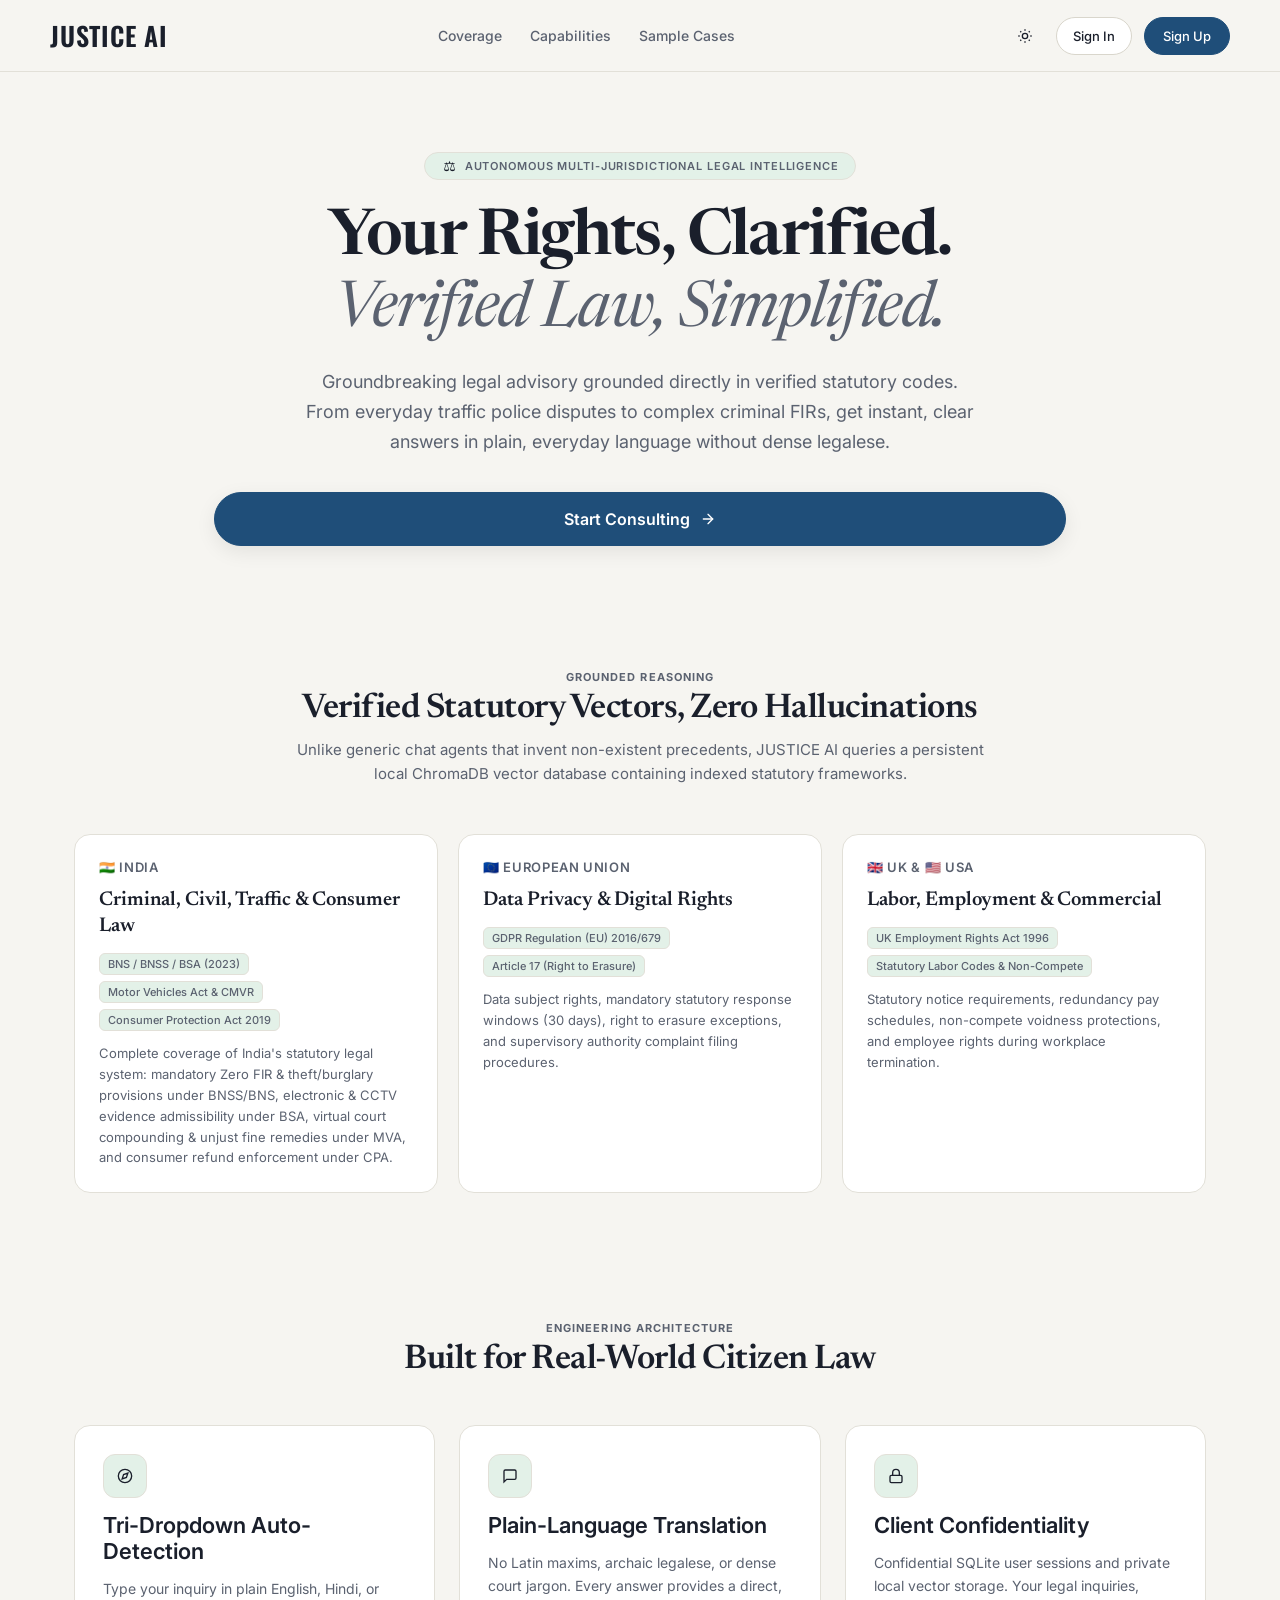
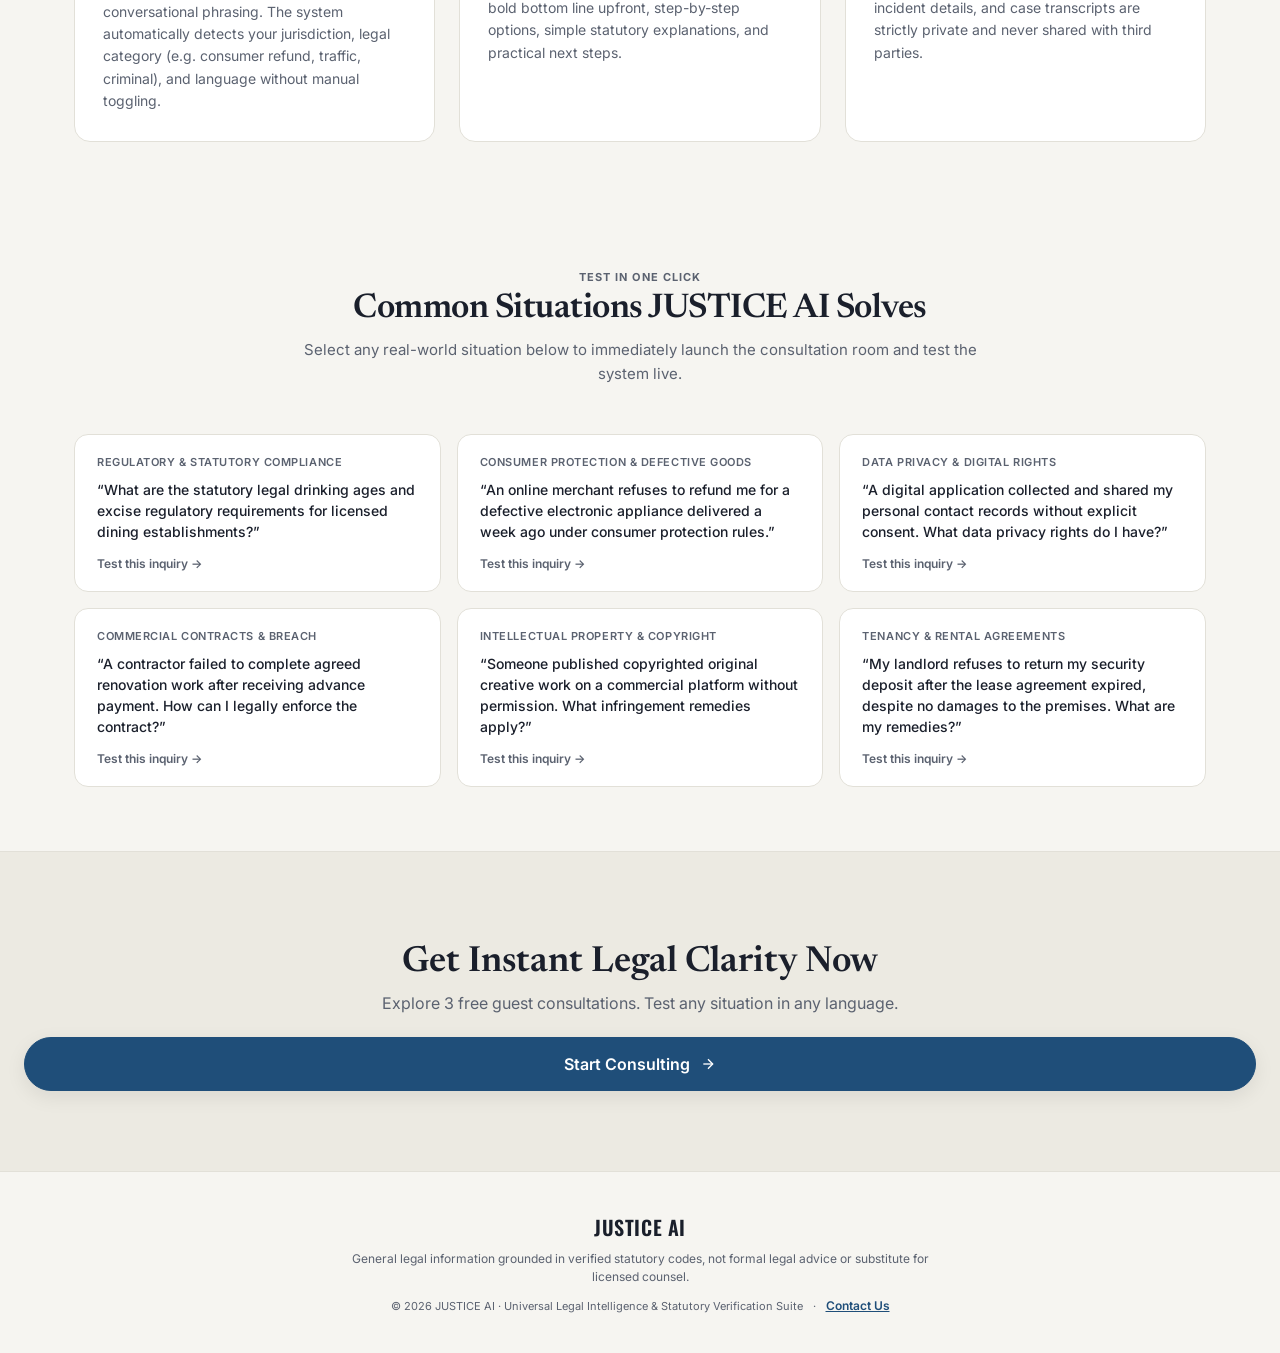
<file: web/index.html>
<!DOCTYPE html>
<html lang="en">
<head>
  <meta charset="utf-8">
  <meta name="viewport" content="width=device-width, initial-scale=1.0">
  <script>
    // Immediately unregister any rogue service workers from other localhost projects (e.g., Film Central)
    if ('serviceWorker' in navigator) {
      navigator.serviceWorker.getRegistrations().then(function(registrations) {
        for (let reg of registrations) {
          reg.unregister();
        }
      });
    }
    if ('caches' in window) {
      caches.keys().then(function(keys) {
        for (let key of keys) {
          caches.delete(key);
        }
      });
    }
  </script>
  <title>JUSTICE AI | Universal Legal Assistant</title>
  <link rel="icon" type="image/svg+xml" href="/assets/favicon.svg">
  <link rel="stylesheet" href="/assets/style.css">
  <link rel="preconnect" href="https://fonts.googleapis.com">
  <link rel="preconnect" href="https://fonts.gstatic.com" crossorigin>
  <link href="https://fonts.googleapis.com/css2?family=Inter:wght@400;500;600;700&family=Newsreader:ital,opsz,wght@0,6..72,400;0,6..72,500;0,6..72,600;0,6..72,700;1,6..72,400;1,6..72,500&family=Noto+Sans+Devanagari:wght@400;500;600;700&family=Noto+Serif+Devanagari:wght@400;500;600;700&family=Oswald:wght@500;600;700&display=swap" rel="stylesheet">
  <style>
    * {
      box-sizing: border-box;
      scrollbar-width: thin;
      scrollbar-color: var(--scroll-thumb) var(--scroll-track);
    }
    *::-webkit-scrollbar {
      width: 8px;
      height: 8px;
    }
    *::-webkit-scrollbar-track {
      background: var(--scroll-track);
    }
    *::-webkit-scrollbar-thumb {
      background-color: var(--scroll-thumb);
      border-radius: 999px;
      border: 2px solid transparent;
      background-clip: content-box;
    }
    *::-webkit-scrollbar-thumb:hover {
      background-color: var(--scroll-thumb-hover);
    }
    *::-webkit-scrollbar-corner {
      background: transparent;
    }
    :root {
      color-scheme: light;
      --bg-main: #F6F5F1;
      --bg-sidebar: #ECEAE2;
      --border-sidebar: #DEDBD0;
      --border-light: #E2E0D8;
      --border-input: #D9D6CC;
      --text-primary: #1A1F2B;
      --text-secondary: #5B6270;
      --text-body: #2B3140;
      --accent-primary: #1F4E79;
      --bubble-user: #E6EEF6;
      --tag-verified-bg: #E3F1E8;
      --tag-verified-text: #1B5E3C;
      --disclaimer-bg: #FBF3E1;
      --disclaimer-border: #EBDDB5;
      --disclaimer-text: #6B4E10;
      --card-bg: #FFFFFF;
      --scroll-track: transparent;
      --scroll-thumb: rgba(26, 31, 43, 0.16);
      --scroll-thumb-hover: rgba(26, 31, 43, 0.30);
    }
    /* Strict Dark Theme (Zero White Elements - Pure Monochrome & Silver Slate) */
    body.dark-theme {
      color-scheme: dark;
      --bg-main: #000000;
      --bg-sidebar: #080808;
      --border-sidebar: #1E1E22;
      --border-light: #222226;
      --border-input: #26262B;
      --text-primary: #D4D4D8;
      --text-secondary: #71717A;
      --text-body: #A1A1AA;
      --accent-primary: #27272A;
      --bubble-user: #141416;
      --tag-verified-bg: #141416;
      --tag-verified-text: #8E9196;
      --disclaimer-bg: #0A0A0C;
      --disclaimer-border: #1E1E22;
      --disclaimer-text: #71717A;
      --card-bg: #0E0E10;
      --scroll-track: transparent;
      --scroll-thumb: rgba(161, 161, 170, 0.20);
      --scroll-thumb-hover: rgba(161, 161, 170, 0.36);
    }
    body.dark-theme .pill-primary {
      background: #27272A !important;
      border-color: #3F3F46 !important;
      color: #E4E4E7 !important;
    }
    body.dark-theme .pill-primary:hover {
      background: #3F3F46 !important;
      border-color: #52525B !important;
      color: #F4F4F5 !important;
    }
    body.dark-theme .tag-jur,
    body.dark-theme .tag-ver {
      background: #141416 !important;
      border: 1px solid #27272A !important;
      color: #A1A1AA !important;
    }
    body.dark-theme .chat-user-bubble {
      background: #141416 !important;
      border: 1px solid #26262B !important;
      color: #D4D4D8 !important;
    }
    body.dark-theme .source-card {
      background: #0E0E10 !important;
      border-color: #1E1E22 !important;
      color: #D4D4D8 !important;
    }
    body.dark-theme .source-card:hover {
      border-color: #3F3F46 !important;
      background: #141416 !important;
    }
    body.dark-theme .chip {
      background: #121214 !important;
      color: #A1A1AA !important;
      border-color: #26262B !important;
    }
    body.dark-theme .chip:hover {
      border-color: #3F3F46 !important;
      color: #E4E4E7 !important;
      background: #1A1A1E !important;
    }
    body.dark-theme .recent-item:hover,
    body.dark-theme .recent-item.active {
      background: #141416 !important;
    }
    body.dark-theme footer {
      background: #000000 !important;
      border-top-color: #1E1E22 !important;
    }
    body.dark-theme #chatInput {
      background: #0E0E10 !important;
      border-color: #26262B !important;
      color: #D4D4D8 !important;
    }
    body.dark-theme footer button {
      background: #27272A !important;
      border: 1px solid #3F3F46 !important;
      color: #D4D4D8 !important;
    }
    body.dark-theme .auth-card,
    body.dark-theme .confirm-card {
      background: #0E0E10 !important;
      border-color: #222226 !important;
    }
    body.dark-theme .btn-confirm-cancel {
      background: #18181B !important;
      border-color: #2E2E35 !important;
      color: #E4E4E7 !important;
    }
    body.dark-theme .btn-confirm-cancel:hover {
      background: #27272A !important;
      border-color: #3F3F46 !important;
    }
    body.dark-theme .auth-input {
      background: #080808 !important;
      border-color: #26262B !important;
      color: #D4D4D8 !important;
    }
    body.dark-theme .user-profile-badge {
      background: #0E0E10 !important;
      border-color: #1E1E22 !important;
    }

    /* Borderless Theme Toggle Button */
    .theme-toggle-btn {
      border: none !important;
      background: transparent !important;
      color: var(--text-primary) !important;
      cursor: pointer !important;
      width: 38px !important;
      height: 38px !important;
      min-width: 38px !important;
      min-height: 38px !important;
      border-radius: 50% !important;
      display: inline-flex !important;
      align-items: center !important;
      justify-content: center !important;
      padding: 0 !important;
      box-shadow: none !important;
      outline: none !important;
      transition: background-color 0.2s ease, transform 0.15s ease !important;
    }
    .theme-toggle-btn:hover {
      background-color: var(--border-light) !important;
      transform: scale(1.08) !important;
    }
    body.dark-theme .theme-toggle-btn:hover {
      background-color: #1C1C20 !important;
    }
    html, body {
      max-width: 100%;
      overflow-x: hidden;
    }
    body {
      margin: 0;
      font-family: 'Inter', 'Noto Sans Devanagari', -apple-system, BlinkMacSystemFont, sans-serif;
      color: var(--text-primary);
      background: var(--bg-main);
      -webkit-font-smoothing: antialiased;
      transition: background-color 0.25s ease, color 0.25s ease;
    }
    #mainAppLayout,
    #mainAppLayout > main {
      height: 100vh;
      height: 100dvh;
    }
    button, input, select, textarea { font: inherit; }
    svg { width: 16px; height: 16px; flex: none; fill: none; stroke: currentColor; stroke-width: 2; pointer-events: none; }
    
    .pill {
      display: inline-flex;
      align-items: center;
      gap: 8px;
      min-height: 42px;
      padding: 0 16px;
      border: 1px solid var(--border-input);
      border-radius: 999px;
      background: var(--card-bg);
      color: var(--text-primary);
      cursor: pointer;
      font-size: 13px;
      font-weight: 500;
      text-decoration: none;
      transition: all 0.2s ease;
    }
    .pill:hover { border-color: var(--accent-primary); }
    .pill-primary {
      background: var(--accent-primary) !important;
      border-color: var(--accent-primary) !important;
      color: #fff !important;
      justify-content: center;
      width: 100%;
    }
    .pill-primary:hover { filter: brightness(0.92); }

    .chip {
      display: inline-flex;
      align-items: center;
      justify-content: center;
      min-height: 38px;
      padding: 8px 14px;
      border: 1px solid var(--border-input);
      border-radius: 999px;
      background: transparent;
      color: var(--text-secondary);
      cursor: pointer;
      font-size: 13px;
      line-height: 1.35;
      text-align: center;
      max-width: 100%;
      transition: all 0.2s ease;
      margin-right: 8px;
      margin-bottom: 8px;
    }
    .chip:hover {
      background: var(--bg-sidebar);
      border-color: var(--accent-primary);
      color: var(--accent-primary);
    }

    .tag {
      display: inline-flex;
      align-items: center;
      gap: 6px;
      min-height: 26px;
      padding: 0 10px;
      border-radius: 6px;
      font-size: 12px;
      font-weight: 500;
      letter-spacing: .02em;
    }
    .tag-jur {
      background: var(--card-bg);
      border: 1px solid var(--border-light);
      color: var(--text-secondary);
    }
    .tag-ver {
      background: var(--tag-verified-bg);
      color: var(--tag-verified-text);
      font-weight: 600;
    }
    .tag-ver svg { stroke: currentColor; width: 13px; height: 13px; stroke-width: 2.5; }

    .recent-item {
      display: flex;
      flex-direction: column;
      align-items: flex-start;
      padding: 10px 14px;
      border-radius: 10px;
      border: 0;
      background: transparent;
      cursor: pointer;
      text-align: left;
      width: 100%;
      position: relative;
      transition: background 0.15s ease;
    }
    .recent-item:hover { background: rgba(0,0,0,0.04); }
    .recent-item.active { background: var(--card-bg); box-shadow: 0 1px 3px rgba(0,0,0,0.05); }
    .recent-item > span:first-child {
      font-size: 13px;
      font-weight: 500;
      color: var(--text-primary);
      width: calc(100% - 24px);
      white-space: nowrap;
      overflow: hidden;
      text-overflow: ellipsis;
      display: block;
    }
    .recent-sub {
      font-size: 11px;
      color: var(--text-secondary);
      margin-top: 2px;
      width: 100%;
      white-space: nowrap;
      overflow: hidden;
      text-overflow: ellipsis;
      display: block;
    }
    .recent-del-btn {
      position: absolute;
      right: 8px;
      top: 50%;
      transform: translateY(-50%);
      background: transparent;
      border: none;
      color: var(--text-secondary);
      cursor: pointer;
      padding: 4px;
      border-radius: 6px;
      opacity: 0;
      transition: opacity 0.15s;
    }
    .recent-item:hover .recent-del-btn {
      opacity: 0.7;
    }
    .recent-del-btn:hover {
      opacity: 1 !important;
      color: #ef4444;
    }

    .source-card {
      display: flex;
      align-items: center;
      justify-content: space-between;
      padding: 12px 16px;
      border: 1px solid var(--border-light);
      border-radius: 10px;
      background: var(--card-bg);
      text-decoration: none;
      color: var(--text-primary);
      font-size: 13px;
      font-weight: 500;
      transition: border-color 0.2s ease, background 0.2s ease;
    }
    .source-card:hover { border-color: var(--accent-primary); }
    .source-domain {
      font-size: 12px;
      color: var(--text-secondary);
      font-weight: 400;
    }

    .chat-user-bubble {
      align-self: flex-end;
      max-width: 82%;
      padding: 14px 20px;
      border-radius: 20px 20px 4px 20px;
      background: var(--bubble-user);
      color: var(--text-primary);
      font-size: 15px;
      line-height: 1.5;
    }

    /* Top Selector Bar Form Styling */
    .bar {
      display: flex;
      align-items: center;
      gap: 12px;
      padding: 12px 28px;
      border-bottom: 1px solid var(--border-light);
      background: var(--bg-main);
      flex-wrap: nowrap;
    }
    .bar-right-actions {
      margin-left: auto;
      display: flex;
      align-items: center;
      gap: 10px;
      flex: none;
    }
    .fld {
      display: inline-flex;
      align-items: center;
      gap: 8px;
      font-size: 13px;
      color: var(--text-secondary);
      white-space: nowrap;
      flex: none;
    }
    .sel {
      position: relative;
      display: inline-flex;
      align-items: center;
    }
    select::-ms-expand {
      display: none !important;
    }
    .sel select {
      appearance: none !important;
      -webkit-appearance: none !important;
      -moz-appearance: none !important;
      padding: 6px 28px 6px 12px;
      border: 1px solid var(--border-input);
      border-radius: 8px;
      background: var(--card-bg);
      color: var(--text-primary);
      font-size: 13px;
      font-weight: 500;
      cursor: pointer;
      outline: none;
      white-space: nowrap !important;
    }
    .sel select:focus { border-color: var(--accent-primary); }
    .sel svg {
      position: absolute;
      right: 8px;
      top: 50%;
      transform: translateY(-50%);
      pointer-events: none;
      width: 14px;
      height: 14px;
      stroke: var(--text-secondary);
    }

    /* Top Bar Dropdown Menus - Pure Monocolour */
    .bar .sel {
      position: relative;
      display: inline-flex;
      align-items: center;
      background: var(--card-bg) !important;
      border: 1px solid var(--border-input) !important;
      border-radius: 8px;
      height: 36px;
      transition: background-color 0.2s ease, border-color 0.2s ease, box-shadow 0.2s ease;
      box-shadow: 0 1px 2px rgba(0, 0, 0, 0.04);
      cursor: pointer;
    }
    .bar .sel:hover,
    .bar .sel:focus-within,
    .bar .sel.open {
      background: var(--bg-sidebar) !important;
      border-color: var(--text-secondary) !important;
    }
    .custom-select-btn {
      display: inline-flex;
      align-items: center;
      justify-content: space-between;
      gap: 8px;
      height: 100%;
      padding: 0 12px;
      border: none;
      background: transparent;
      color: var(--text-primary);
      font-size: 13px;
      font-weight: 500;
      cursor: pointer;
      white-space: nowrap;
      outline: none;
    }
    .custom-select-btn svg {
      position: static !important;
      transform: none !important;
      width: 14px;
      height: 14px;
      stroke: var(--text-secondary);
      flex-shrink: 0;
      transition: transform 0.18s ease, stroke 0.18s ease;
    }
    .bar .sel.open .custom-select-btn svg {
      transform: rotate(180deg) !important;
      stroke: var(--text-primary);
    }
    .custom-select-menu {
      position: fixed;
      z-index: 9999;
      background: var(--card-bg);
      border: 1px solid var(--border-light);
      border-radius: 12px;
      box-shadow: 0 10px 28px rgba(0, 0, 0, 0.14);
      padding: 6px;
      min-width: 190px;
      max-width: calc(100vw - 24px);
      max-height: min(320px, 60dvh);
      overflow-y: auto;
      display: none;
      flex-direction: column;
      gap: 2px;
    }
    .custom-select-option {
      padding: 9px 10px;
      border-radius: 8px;
      font-size: 13px;
      color: var(--text-primary);
      cursor: pointer;
      display: flex;
      align-items: center;
      justify-content: space-between;
      gap: 10px;
      white-space: nowrap;
      transition: background 0.12s ease;
    }
    .custom-select-option:hover {
      background: var(--bg-sidebar);
    }
    .custom-select-option.selected {
      background: var(--bg-sidebar);
      font-weight: 600;
      color: var(--text-primary);
    }
    .bar .sel select {
      display: none !important;
    }
    #btnRegionSelect { min-width: 112px; }
    #btnCategorySelect { min-width: 155px; max-width: 215px; }
    #btnCategorySelect span { overflow: hidden; text-overflow: ellipsis; }
    #btnLanguageSelect { min-width: 145px; }
    body.dark-theme .bar .sel {
      background: #141416 !important;
      border-color: #27272A !important;
    }
    body.dark-theme .bar .sel:hover,
    body.dark-theme .bar .sel:focus-within,
    body.dark-theme .bar .sel.open {
      background: #1F1F24 !important;
      border-color: #52525B !important;
    }
    body.dark-theme .custom-select-btn {
      color: #E4E4E7 !important;
    }
    body.dark-theme .custom-select-menu {
      background: #141416 !important;
      border-color: #27272A !important;
      box-shadow: 0 12px 32px rgba(0, 0, 0, 0.55) !important;
    }
    body.dark-theme .custom-select-option {
      color: #E4E4E7 !important;
    }
    body.dark-theme .custom-select-option:hover,
    body.dark-theme .custom-select-option.selected {
      background: #27272A !important;
      color: #FFFFFF !important;
    }
    body.dark-theme .custom-select-btn svg {
      stroke: #A1A1AA !important;
    }
    body.dark-theme .bar .sel:hover .custom-select-btn svg,
    body.dark-theme .bar .sel.open .custom-select-btn svg {
      stroke: #FFFFFF !important;
    }

    /* Contact Us / Support Ticket Modal */
    .contact-overlay {
      position: fixed;
      inset: 0;
      background: rgba(0, 0, 0, 0.72) !important;
      backdrop-filter: blur(8px);
      -webkit-backdrop-filter: blur(8px);
      z-index: 10001;
      display: flex;
      align-items: center;
      justify-content: center;
      padding: 24px;
      overflow-y: auto;
    }
    .contact-card {
      background: var(--card-bg);
      border: 1px solid var(--border-light);
      border-radius: 20px;
      width: 100%;
      max-width: 460px;
      padding: 32px 28px;
      box-shadow: 0 16px 48px rgba(0,0,0,0.2);
      display: flex;
      flex-direction: column;
      gap: 16px;
      position: relative;
      animation: fadeIn 0.25s ease;
    }
    .contact-close-btn {
      position: absolute;
      top: 18px;
      right: 18px;
      background: none;
      border: none;
      font-size: 24px;
      line-height: 1;
      color: var(--text-secondary);
      cursor: pointer;
      padding: 4px;
      border-radius: 6px;
      transition: color 0.15s ease;
    }
    .contact-close-btn:hover {
      color: var(--text-primary);
    }

    @keyframes spin {
      to { transform: rotate(360deg); }
    }

    /* Authentication Gate Modal / Overlay */
    .auth-overlay {
      position: fixed;
      inset: 0;
      background: rgba(0, 0, 0, 0.72) !important;
      backdrop-filter: blur(8px);
      -webkit-backdrop-filter: blur(8px);
      z-index: 10000;
      display: flex;
      align-items: center;
      justify-content: center;
      padding: 24px;
      overflow-y: auto;
    }
    .auth-card {
      background: var(--card-bg);
      border: 1px solid var(--border-light);
      border-radius: 24px;
      width: 100%;
      max-width: 440px;
      padding: 40px 36px;
      box-shadow: 0 12px 40px rgba(0,0,0,0.06);
      display: flex;
      flex-direction: column;
      gap: 20px;
      position: relative;
      animation: fadeIn 0.3s ease;
    }
    @keyframes fadeIn {
      from { opacity: 0; transform: translateY(10px); }
      to { opacity: 1; transform: translateY(0); }
    }
    .auth-tabs {
      display: flex;
      border-bottom: 1px solid var(--border-light);
      gap: 20px;
      margin-bottom: 4px;
    }
    .auth-tab {
      padding: 10px 4px 12px;
      font-size: 15px;
      font-weight: 500;
      color: var(--text-secondary);
      background: none;
      border: none;
      border-bottom: 2px solid transparent;
      cursor: pointer;
      transition: all 0.2s;
    }
    .auth-tab.active {
      color: var(--text-primary);
      border-bottom-color: var(--accent-primary);
      font-weight: 600;
    }
    .auth-input {
      width: 100%;
      min-height: 46px;
      padding: 0 16px;
      border: 1px solid var(--border-input);
      border-radius: 12px;
      background: var(--card-bg);
      font-size: 14px;
      color: var(--text-primary);
      outline: none;
      transition: border-color 0.2s;
    }
    .auth-input:focus { border-color: var(--accent-primary); }
    .auth-error {
      background: rgba(239, 68, 68, 0.1);
      border: 1px solid rgba(239, 68, 68, 0.3);
      color: #ef4444;
      padding: 10px 14px;
      border-radius: 10px;
      font-size: 13px;
      display: none;
    }
    .auth-close-btn {
      width: 40px;
      height: 40px;
      border-radius: 50%;
      border: none;
      background: transparent;
      color: var(--text-secondary);
      font-size: 30px;
      display: flex;
      align-items: center;
      justify-content: center;
      cursor: pointer;
      transition: all 0.2s;
      line-height: 1;
      padding: 0;
    }
    .auth-close-btn:hover {
      background: var(--border-light);
      color: var(--text-primary);
    }

    /* Chat Deletion Confirmation Modal */
    .confirm-card {
      background: var(--card-bg);
      border: 1px solid var(--border-light);
      border-radius: 20px;
      width: 100%;
      max-width: 410px;
      padding: 26px 26px 24px;
      box-shadow: 0 16px 48px rgba(0, 0, 0, 0.14);
      display: flex;
      flex-direction: column;
      gap: 14px;
      position: relative;
      animation: fadeIn 0.2s ease;
    }
    .confirm-header {
      position: relative;
      display: flex;
      align-items: center;
      justify-content: space-between;
      gap: 12px;
      min-height: 36px;
    }
    .confirm-title {
      margin: 0;
      font-family: 'Newsreader', 'Noto Serif Devanagari', serif;
      font-size: 22px;
      font-weight: 600;
      color: var(--text-primary);
      line-height: 1.25;
    }
    .confirm-desc {
      margin: 0;
      font-size: 13.5px;
      line-height: 1.55;
      color: var(--text-secondary);
    }
    .confirm-actions {
      display: flex;
      align-items: center;
      justify-content: flex-end;
      gap: 10px;
      margin-top: 6px;
    }
    .btn-confirm-cancel {
      min-height: 38px;
      padding: 0 18px;
      border-radius: 999px;
      border: 1px solid var(--border-light);
      background: var(--bg-main);
      color: var(--text-primary);
      font-family: inherit;
      font-size: 13.5px;
      font-weight: 500;
      cursor: pointer;
      transition: background 0.15s ease, border-color 0.15s ease;
    }
    .btn-confirm-cancel:hover {
      background: var(--bg-sidebar);
      border-color: var(--text-secondary);
    }
    .btn-confirm-delete {
      min-height: 38px;
      padding: 0 20px;
      border-radius: 999px;
      border: 1px solid #b91c1c;
      background: #dc2626;
      color: #ffffff;
      font-family: inherit;
      font-size: 13.5px;
      font-weight: 600;
      cursor: pointer;
      transition: background 0.15s ease, opacity 0.15s ease;
    }
    .btn-confirm-delete:hover {
      background: #b91c1c;
    }
    .btn-confirm-delete:disabled {
      opacity: 0.65;
      cursor: wait;
    }

    /* User Profile in Sidebar */
    .user-profile-badge {
      display: flex;
      align-items: center;
      gap: 12px;
      padding: 12px 14px;
      background: var(--card-bg);
      border: 1px solid var(--border-light);
      border-radius: 14px;
      margin-top: auto;
    }
    .user-avatar {
      width: 36px;
      height: 36px;
      border-radius: 50%;
      background: var(--accent-primary);
      color: #fff;
      display: flex;
      align-items: center;
      justify-content: center;
      font-weight: 600;
      font-size: 14px;
      flex: none;
    }

    /* Scales of Justice Symbol */
    .justice-scales {
      display: inline-flex;
      align-items: center;
      justify-content: center;
      font-family: "Segoe UI Symbol", "Apple Symbols", "Noto Sans Symbols 2", "DejaVu Sans", sans-serif;
      font-size: 1.25em;
      line-height: 1;
      color: var(--text-primary);
      user-select: none;
      cursor: default;
      transition: transform 0.35s cubic-bezier(0.34, 1.56, 0.64, 1), color 0.25s ease;
      vertical-align: middle;
      margin-left: 2px;
    }
    .justice-scales:hover {
      transform: rotate(-10deg) scale(1.15);
      color: var(--accent-primary);
    }

    /* ==========================================================================
       LANDING PAGE & HERO STYLING (EXECUTIVE EDITORIAL)
       ========================================================================== */
    .landing-view {
      display: flex;
      flex-direction: column;
      width: 100%;
      min-height: 100vh;
      background-color: var(--bg-main);
      color: var(--text-primary);
      overflow-y: auto;
      overflow-x: hidden;
      font-family: 'Inter', -apple-system, BlinkMacSystemFont, sans-serif;
      scroll-behavior: smooth;
    }

    .hidden-view {
      display: none !important;
    }

    .landing-nav {
      position: sticky;
      top: 0;
      z-index: 100;
      background: var(--bg-main);
      backdrop-filter: blur(12px);
      -webkit-backdrop-filter: blur(12px);
      border-bottom: 1px solid var(--border-light);
      padding: 16px 28px;
      width: 100%;
      flex: none;
    }

    .landing-nav-inner {
      max-width: 1180px;
      margin: 0 auto;
      display: flex;
      align-items: center;
      justify-content: space-between;
      gap: 20px;
    }

    .landing-brand {
      display: flex;
      align-items: center;
      gap: 10px;
      text-decoration: none;
      user-select: none;
      cursor: pointer;
    }

    .landing-nav-links {
      display: flex;
      align-items: center;
      gap: 28px;
    }

    .nav-link {
      color: var(--text-secondary);
      font-size: 14px;
      font-weight: 500;
      text-decoration: none;
      transition: color 0.2s ease;
    }

    .nav-link:hover {
      color: var(--text-primary);
    }

    .landing-nav-actions {
      display: flex;
      align-items: center;
      gap: 12px;
    }

    .landing-hero {
      width: 100%;
      max-width: 900px;
      margin: 0 auto;
      padding: 80px 24px 60px;
      text-align: center;
      display: flex;
      flex-direction: column;
      align-items: center;
      flex: none;
    }

    .hero-badge {
      display: inline-flex;
      align-items: center;
      gap: 8px;
      padding: 6px 16px;
      background: var(--tag-verified-bg);
      color: var(--text-secondary);
      border: 1px solid var(--border-light);
      border-radius: 999px;
      font-size: 11px;
      font-weight: 600;
      letter-spacing: 0.08em;
      text-transform: uppercase;
      margin-bottom: 24px;
    }

    .hero-catchphrase {
      font-family: 'Newsreader', Georgia, serif;
      font-size: clamp(40px, 6vw, 64px);
      font-weight: 600;
      line-height: 1.12;
      color: var(--text-primary);
      margin: 0 0 20px 0;
      letter-spacing: -0.025em;
    }

    .hero-catchphrase span {
      color: var(--text-secondary);
      font-style: italic;
      font-weight: 400;
    }

    .hero-subtext {
      font-size: 18px;
      line-height: 1.65;
      color: var(--text-secondary);
      max-width: 680px;
      margin: 0 auto 36px;
    }

    .hero-cta-wrapper {
      display: flex;
      flex-direction: column;
      align-items: center;
      justify-content: center;
      gap: 14px;
      width: 100%;
    }

    .hero-cta-btn {
      padding: 16px 42px !important;
      font-size: 16px !important;
      font-weight: 600 !important;
      border-radius: 999px !important;
      display: inline-flex !important;
      align-items: center !important;
      gap: 10px !important;
      box-shadow: 0 6px 20px rgba(0, 0, 0, 0.08);
      transition: transform 0.2s ease, box-shadow 0.2s ease !important;
      cursor: pointer;
    }

    .hero-cta-btn:hover {
      transform: translateY(-2px) scale(1.02);
      box-shadow: 0 8px 28px rgba(0, 0, 0, 0.16);
    }

    .hero-microcopy {
      display: flex;
      align-items: center;
      gap: 6px;
      font-size: 13px;
      color: var(--text-secondary);
    }

    .landing-section {
      width: 100%;
      max-width: 1180px;
      margin: 0 auto;
      padding: 64px 24px;
      box-sizing: border-box;
      flex: none;
    }

    .section-header {
      text-align: center;
      max-width: 720px;
      margin: 0 auto 48px;
    }

    .section-tag {
      font-size: 11px;
      font-weight: 700;
      letter-spacing: 0.1em;
      text-transform: uppercase;
      color: var(--text-secondary);
      margin-bottom: 8px;
    }

    .section-title {
      font-family: 'Newsreader', Georgia, serif;
      font-size: 34px;
      font-weight: 600;
      color: var(--text-primary);
      margin: 0 0 12px 0;
      letter-spacing: -0.015em;
    }

    .section-desc {
      font-size: 15px;
      line-height: 1.6;
      color: var(--text-secondary);
      margin: 0;
    }

    .jurisdiction-grid {
      display: grid;
      grid-template-columns: repeat(3, 1fr);
      gap: 20px;
    }

    .statute-card {
      background: var(--card-bg);
      border: 1px solid var(--border-light);
      border-radius: 16px;
      padding: 24px;
      display: flex;
      flex-direction: column;
      gap: 12px;
      transition: border-color 0.2s ease, transform 0.2s ease;
    }

    .statute-card:hover {
      border-color: var(--text-secondary);
      transform: translateY(-2px);
    }

    .statute-flag {
      font-size: 13px;
      font-weight: 600;
      color: var(--text-secondary);
      text-transform: uppercase;
      letter-spacing: 0.05em;
    }

    .statute-title {
      font-family: 'Newsreader', Georgia, serif;
      font-size: 20px;
      font-weight: 600;
      color: var(--text-primary);
      line-height: 1.3;
    }

    .statute-tags {
      display: flex;
      flex-wrap: wrap;
      gap: 6px;
      margin-top: 2px;
    }

    .mini-tag {
      font-size: 11px;
      padding: 3px 8px;
      background: var(--tag-verified-bg);
      color: var(--text-secondary);
      border: 1px solid var(--border-light);
      border-radius: 6px;
      font-weight: 500;
    }

    .statute-desc {
      font-size: 13px;
      line-height: 1.6;
      color: var(--text-secondary);
      margin: 0;
    }

    .features-grid {
      display: grid;
      grid-template-columns: repeat(auto-fit, minmax(320px, 1fr));
      gap: 24px;
    }

    .feature-card {
      background: var(--card-bg);
      border: 1px solid var(--border-light);
      border-radius: 16px;
      padding: 28px;
      display: flex;
      flex-direction: column;
      gap: 14px;
    }

    .feature-icon {
      width: 44px;
      height: 44px;
      border-radius: 12px;
      background: var(--tag-verified-bg);
      border: 1px solid var(--border-light);
      display: flex;
      align-items: center;
      justify-content: center;
      color: var(--text-primary);
    }

    .feature-card h3 {
      font-family: 'Inter', sans-serif;
      font-size: 22px;
      font-weight: 600;
      color: var(--text-primary);
      margin: 0;
    }

    .feature-card p {
      font-size: 14px;
      line-height: 1.6;
      color: var(--text-secondary);
      margin: 0;
    }

    .scenarios-grid {
      display: grid;
      grid-template-columns: repeat(3, 1fr);
      gap: 16px;
    }

    .scenario-card {
      background: var(--card-bg);
      border: 1px solid var(--border-light);
      border-radius: 14px;
      padding: 20px 22px;
      display: flex;
      flex-direction: column;
      gap: 10px;
      cursor: pointer;
      transition: all 0.2s ease;
      user-select: none;
    }

    .scenario-card:hover {
      border-color: var(--text-primary);
      transform: translateY(-2px);
      background: var(--tag-verified-bg);
    }

    .scenario-meta {
      font-size: 11px;
      font-weight: 600;
      letter-spacing: 0.05em;
      text-transform: uppercase;
      color: var(--text-secondary);
    }

    .scenario-query {
      font-size: 14px;
      font-weight: 500;
      color: var(--text-primary);
      line-height: 1.5;
    }

    .scenario-cta {
      font-size: 12px;
      font-weight: 600;
      color: var(--text-secondary);
      margin-top: 4px;
      display: flex;
      align-items: center;
      gap: 4px;
    }

    .scenario-card:hover .scenario-cta {
      color: var(--text-primary);
    }

    .landing-final-cta {
      width: 100%;
      text-align: center;
      padding: 64px 24px 80px;
      background: var(--bg-sidebar);
      border-top: 1px solid var(--border-light);
      border-bottom: 1px solid var(--border-light);
      display: flex;
      flex-direction: column;
      align-items: center;
      flex: none;
    }

    .landing-footer {
      width: 100%;
      text-align: center;
      padding: 40px 24px;
      background: var(--bg-main);
      flex: none;
    }

    .btn-back-home {
      display: inline-flex;
      align-items: center;
      gap: 6px;
      background: none;
      border: none;
      color: var(--text-secondary);
      font-size: 13px;
      font-weight: 500;
      cursor: pointer;
      padding: 6px 8px;
      border-radius: 8px;
      transition: color 0.2s ease, background 0.2s ease;
    }
    .btn-back-home:hover {
      color: var(--text-primary);
      background: var(--border-light);
    }

    /* Sidebar Structure & Smooth Toggle Transitions */
    .side {
      width: 290px;
      height: 100vh;
      height: 100dvh;
      max-height: 100dvh;
      flex: none;
      box-sizing: border-box;
      padding: 20px 18px 16px;
      background: var(--bg-sidebar);
      border-right: 1px solid var(--border-sidebar);
      display: flex;
      flex-direction: column;
      gap: 12px;
      overflow: hidden;
      transition: margin-left 0.3s cubic-bezier(0.2, 0, 0, 1), transform 0.3s cubic-bezier(0.2, 0, 0, 1), opacity 0.25s ease;
      position: relative;
      z-index: 20;
    }

    /* Desktop Fullscreen Mode (Sidebar rolled out to the left) */
    #mainAppLayout.sidebar-collapsed .side {
      margin-left: -290px;
      opacity: 0;
      pointer-events: none;
    }

    /* Single Arrow Sidebar Toggle Buttons (Identical & Box-free) */
    .btn-sidebar-arrow-toggle,
    .btn-sidebar-collapse {
      width: 32px;
      height: 32px;
      min-width: 32px;
      min-height: 32px;
      border: none !important;
      background: transparent !important;
      box-shadow: none !important;
      outline: none !important;
      color: var(--text-secondary) !important;
      display: inline-flex !important;
      align-items: center !important;
      justify-content: center !important;
      cursor: pointer !important;
      transition: color 0.2s ease, transform 0.2s ease !important;
      flex: none;
      padding: 0;
      user-select: none;
      margin: 0;
    }
    .btn-sidebar-arrow-toggle:hover,
    .btn-sidebar-collapse:hover {
      background: transparent !important;
      border: none !important;
      box-shadow: none !important;
      color: var(--text-primary) !important;
      transform: scale(1.15) !important;
    }
    .btn-sidebar-arrow-toggle:active,
    .btn-sidebar-collapse:active {
      transform: scale(0.95) !important;
    }
    #sidebarArrowIcon,
    .sidebar-arrow-svg {
      display: block;
      transition: transform 0.28s cubic-bezier(0.2, 0, 0, 1);
    }
    /* When sidebar is collapsed on desktop, arrow flips to point right (expand) */
    #mainAppLayout.sidebar-collapsed #sidebarArrowIcon {
      transform: rotate(180deg);
    }

    /* Header Bar Layout */
    .bar {
      display: flex;
      align-items: center;
      gap: 10px;
      padding: 10px 18px;
      border-bottom: 1px solid var(--border-light);
      background: var(--bg-main);
      flex-wrap: nowrap;
      min-height: 56px;
      box-sizing: border-box;
      overflow-x: auto;
    }
    .bar-center-controls {
      display: flex;
      align-items: center;
      justify-content: center;
      gap: 10px;
      flex-wrap: nowrap;
    }
    /* Toast Banner */
    .toast-banner {
      position: fixed;
      bottom: 24px;
      left: 50%;
      transform: translateX(-50%) translateY(16px);
      background: #18191c;
      color: #ffffff;
      padding: 10px 18px;
      border-radius: 10px;
      font-size: 13px;
      font-weight: 500;
      box-shadow: 0 8px 24px rgba(0, 0, 0, 0.25);
      z-index: 10002;
      opacity: 0;
      pointer-events: none;
      transition: opacity 0.2s ease, transform 0.2s ease;
    }
    .toast-banner.show {
      opacity: 1;
      transform: translateX(-50%) translateY(0);
    }
    body.dark-theme .toast-banner {
      background: #f4f4f5;
      color: #111215;
    }
    @media(min-width: 821px) {
      .bar {
        display: grid !important;
        grid-template-columns: 1fr auto 1fr !important;
        align-items: center !important;
        overflow: visible !important;
      }
      .btn-sidebar-arrow-toggle {
        justify-self: start;
      }
      .bar-center-controls {
        justify-self: center;
      }
      .bar-right-actions {
        justify-self: end;
        margin-left: 0 !important;
      }
    }

    /* Mobile Chat & Full Responsiveness */
    @media(max-width: 820px) {
      .landing-nav {
        padding: 10px 14px !important;
      }
      .landing-nav-inner {
        gap: 6px !important;
      }
      .landing-brand {
        flex: 0 0 auto !important;
      }
      .landing-nav-links { display: none; }
      .landing-brand span {
        font-family: 'Oswald', sans-serif !important;
        font-size: 17px !important;
        font-weight: 700 !important;
        letter-spacing: 0.03em !important;
        white-space: nowrap !important;
        line-height: 1 !important;
      }
      .landing-nav-actions {
        gap: 6px !important;
        flex-shrink: 0 !important;
      }
      .landing-nav-actions .pill {
        padding: 0 10px !important;
        min-height: 30px !important;
        height: 30px !important;
        font-size: 11.5px !important;
        white-space: nowrap !important;
      }
      .landing-nav-actions .theme-toggle-btn {
        width: 30px !important;
        height: 30px !important;
        min-width: 30px !important;
        min-height: 30px !important;
        padding: 0 !important;
      }
      #brandTitle {
        font-family: 'Oswald', sans-serif !important;
        font-size: 20px !important;
        font-weight: 700 !important;
        letter-spacing: 0.03em !important;
        white-space: nowrap !important;
      }
      .landing-hero { padding: 36px 16px 32px; }
      .hero-badge {
        max-width: 100%;
        padding: 6px 12px !important;
        font-size: 10px !important;
        line-height: 1.35;
        text-align: center;
        justify-content: center;
        flex-wrap: wrap;
      }
      .hero-catchphrase {
        font-size: clamp(30px, 8.5vw, 44px) !important;
        margin-bottom: 14px !important;
      }
      .hero-subtext {
        font-size: 15px !important;
        line-height: 1.55 !important;
        margin-bottom: 24px !important;
      }
      .hero-cta-btn {
        width: 100% !important;
        max-width: 300px !important;
        justify-content: center !important;
        padding: 14px 24px !important;
        font-size: 15px !important;
      }
      .section-title { font-size: clamp(24px, 6.5vw, 32px) !important; }
      .section-header { margin-bottom: 28px !important; }
      .landing-section { padding: 36px 16px; }
      .landing-final-cta { padding: 40px 16px 48px !important; }
      .landing-footer { padding: 28px 16px !important; }
      .statute-card, .feature-card, .scenario-card { padding: 18px 16px !important; }
      .jurisdiction-grid, .features-grid, .scenarios-grid { grid-template-columns: 1fr !important; }
      .features-grid { gap: 14px !important; }

      /* Mobile Sidebar as an off-canvas drawer */
      .side {
        position: fixed !important;
        top: 0 !important;
        left: 0 !important;
        bottom: 0 !important;
        height: 100% !important;
        height: 100dvh !important;
        max-height: 100% !important;
        max-height: 100dvh !important;
        width: 84% !important;
        max-width: 320px !important;
        z-index: 1000 !important;
        transform: translateX(-100%);
        margin-left: 0 !important;
        opacity: 1 !important;
        pointer-events: auto !important;
        box-shadow: none;
        box-sizing: border-box !important;
        padding: 14px 16px calc(14px + env(safe-area-inset-bottom, 0px)) !important;
        gap: 10px !important;
        display: flex !important;
        flex-direction: column !important;
        overflow: hidden !important;
        transition: transform 0.3s cubic-bezier(0.2, 0, 0, 1) !important;
      }

      .sidebar-bottom-panel {
        margin-top: auto !important;
        flex-shrink: 0 !important;
        display: flex !important;
        flex-direction: column !important;
        gap: 8px !important;
        padding-top: 8px !important;
      }
      .sidebar-bottom-panel .user-profile-badge {
        margin-top: 0 !important;
        padding: 10px 12px !important;
      }
      .sidebar-bottom-panel .sidebar-footer {
        padding-top: 6px !important;
        font-size: 10.5px !important;
        line-height: 1.35 !important;
      }

      #mainAppLayout.sidebar-mobile-open .side {
        transform: translateX(0) !important;
        box-shadow: 12px 0 36px rgba(0, 0, 0, 0.45) !important;
      }

      .sidebar-backdrop {
        position: fixed;
        inset: 0;
        background: rgba(0, 0, 0, 0.6);
        backdrop-filter: blur(4px);
        -webkit-backdrop-filter: blur(4px);
        z-index: 999;
        opacity: 0;
        pointer-events: none;
        transition: opacity 0.3s ease;
      }

      #mainAppLayout.sidebar-mobile-open .sidebar-backdrop {
        opacity: 1;
        pointer-events: auto;
      }

      /* Single Arrow rotation on mobile: points right when closed, left when open */
      .btn-sidebar-arrow-toggle svg {
        transform: rotate(180deg);
      }
      #mainAppLayout.sidebar-mobile-open .btn-sidebar-arrow-toggle svg {
        transform: rotate(0deg);
      }

      /* Mobile Header Bar (Row 1: Sidebar Toggle + Theme + Share; Row 2: Scrollable Filters) */
      .bar {
        padding: 8px 12px !important;
        gap: 8px !important;
        display: flex !important;
        align-items: center !important;
        justify-content: space-between !important;
        flex-wrap: wrap !important;
        overflow-x: visible !important;
        min-height: auto !important;
      }
      .bar-center-controls {
        order: 3 !important;
        width: 100% !important;
        display: grid !important;
        grid-template-columns: minmax(0, 0.9fr) minmax(0, 1.25fr) minmax(0, 1fr) !important;
        align-items: center !important;
        gap: 6px !important;
        overflow: visible !important;
      }
      .btn-sidebar-arrow-toggle {
        width: 34px !important;
        height: 34px !important;
        min-width: 34px !important;
        min-height: 34px !important;
      }
      .bar .fld {
        min-width: 0 !important;
        width: 100% !important;
        font-size: 11px !important;
        gap: 4px !important;
      }
      .bar .fld > span:first-child {
        display: none !important;
      }
      .bar .sel {
        width: 100% !important;
        min-width: 0 !important;
        height: 34px !important;
        min-height: 34px !important;
        border-radius: 8px !important;
      }
      .custom-select-btn {
        width: 100% !important;
        min-width: 0 !important;
        font-size: 12px !important;
        padding: 0 8px !important;
        gap: 4px !important;
      }
      .custom-select-btn span {
        overflow: hidden;
        text-overflow: ellipsis;
        white-space: nowrap;
        min-width: 0;
      }
      #btnRegionSelect, #btnCategorySelect, #btnLanguageSelect {
        min-width: 0 !important;
        max-width: none !important;
      }
      .custom-select-option {
        white-space: normal !important;
        word-break: break-word !important;
      }
      .bar-right-actions {
        margin-left: auto !important;
        gap: 6px !important;
      }
      .bar-right-actions .pill {
        min-height: 34px !important;
        height: 34px !important;
        padding: 0 11px !important;
        font-size: 12px !important;
      }
      .bar-right-actions .theme-toggle-btn {
        width: 34px !important;
        height: 34px !important;
        min-width: 34px !important;
        min-height: 34px !important;
      }

      /* Mobile Touch Visibility for Sidebar Chat Delete */
      .recent-del-btn {
        opacity: 0.72 !important;
        padding: 6px !important;
        right: 6px !important;
      }
      .recent-item > span:first-child {
        width: calc(100% - 34px) !important;
      }

      /* Mobile Chat Feed, Cards, Source Pills & Modals */
      #chatFeed {
        padding: 14px 12px 18px !important;
        gap: 16px !important;
        max-width: 100% !important;
      }
      .assistant-response-card {
        gap: 10px !important;
        padding: 2px 0 16px !important;
      }
      .legal-body {
        font-size: 14px !important;
        line-height: 1.58 !important;
      }
      .source-pill {
        padding: 7px 10px !important;
        font-size: 12px !important;
        max-width: 100% !important;
      }
      .source-pill > span:first-child {
        min-width: 0;
        overflow-wrap: anywhere;
      }
      .action-btn-pill {
        min-height: 34px !important;
        padding: 6px 12px !important;
      }
      .chip {
        font-size: 12.5px !important;
        text-align: left !important;
        padding: 7px 12px !important;
        margin-right: 0 !important;
        margin-bottom: 0 !important;
      }
      .chat-user-bubble {
        max-width: 90% !important;
        font-size: 14.5px !important;
        padding: 10px 14px !important;
        margin-bottom: 6px !important;
      }
      .auth-overlay,
      .contact-overlay {
        padding: 14px !important;
      }
      .auth-card,
      .contact-card,
      .confirm-card {
        padding: 24px 18px !important;
        border-radius: 18px !important;
        max-height: calc(100dvh - 28px);
        overflow-y: auto;
      }

      /* Mobile Fixed Input Bar */
      .chat-composer-bar {
        padding: 8px 10px calc(10px + env(safe-area-inset-bottom, 0px)) !important;
      }
      .antigravity-composer-box {
        padding: 10px 12px 8px !important;
        border-radius: 16px !important;
      }
      .composer-textarea {
        font-size: 16px !important; /* Prevents iOS auto-zoom */
        min-height: 24px !important;
      }
      .antigravity-pill {
        padding: 2px 6px !important;
        font-size: 11.5px !important;
      }
      .composer-grounding-pill {
        padding: 2px 6px !important;
        font-size: 11px !important;
      }
      .composer-tool-btn {
        width: 30px !important;
        height: 30px !important;
      }
      .antigravity-submit-circle {
        width: 30px !important;
        height: 30px !important;
      }
      #lblInputFootnote {
        font-size: 11px !important;
        margin-top: 4px !important;
        line-height: 1.3 !important;
      }
    }

    /* Compact Phone Refinement (<= 420px screens like iPhone SE / Galaxy A) */
    @media(max-width: 420px) {
      .confirm-actions {
        gap: 8px;
      }
      .confirm-actions button {
        flex: 1;
        min-height: 42px;
      }
      .antigravity-pill span {
        max-width: 95px;
        overflow: hidden;
        text-overflow: ellipsis;
        white-space: nowrap;
      }
      .composer-grounding-pill span:not(.grounding-dot) {
        display: none;
      }
      .composer-toolbar-left, .composer-toolbar-right {
        gap: 4px !important;
      }
    }

    /* ==========================================================================
       ANTIGRAVITY COMPOSER LOADOUT STYLING
       ========================================================================== */
    .antigravity-composer-box {
      max-width: 768px;
      margin: 0 auto;
      background: var(--card-bg);
      border: 1px solid var(--border-light);
      border-radius: 18px;
      padding: 12px 14px 10px;
      box-shadow: 0 4px 20px rgba(0, 0, 0, 0.08);
      transition: border-color 0.2s ease, box-shadow 0.2s ease;
      display: flex;
      flex-direction: column;
      gap: 6px;
      position: relative;
    }

    body.dark-theme .antigravity-composer-box {
      background: #111215 !important;
      border-color: #24262c !important;
      box-shadow: 0 6px 24px rgba(0, 0, 0, 0.35) !important;
    }

    .antigravity-composer-box:focus-within {
      border-color: var(--text-secondary) !important;
      box-shadow: 0 4px 20px rgba(0, 0, 0, 0.12) !important;
    }

    .antigravity-composer-box.drag-over {
      border-color: var(--text-primary) !important;
      background: var(--bg-sidebar) !important;
    }

    /* Attachment Preview Strip */
    .composer-attachments-strip {
      display: flex;
      flex-wrap: wrap;
      gap: 8px;
      padding-bottom: 6px;
      border-bottom: 1px dashed var(--border-light);
    }

    .attachment-chip {
      display: inline-flex;
      align-items: center;
      gap: 8px;
      background: var(--bg-main);
      border: 1px solid var(--border-light);
      border-radius: 10px;
      padding: 4px 8px 4px 6px;
      font-size: 12px;
      color: var(--text-primary);
      max-width: 220px;
      user-select: none;
    }

    .attachment-chip img {
      width: 28px;
      height: 28px;
      object-fit: cover;
      border-radius: 6px;
    }

    .attachment-chip-icon {
      width: 26px;
      height: 26px;
      border-radius: 6px;
      background: var(--card-bg);
      display: flex;
      align-items: center;
      justify-content: center;
      color: var(--accent-primary);
      flex-shrink: 0;
    }

    .attachment-chip-name {
      white-space: nowrap;
      overflow: hidden;
      text-overflow: ellipsis;
      max-width: 130px;
    }

    .attachment-chip-remove {
      cursor: pointer;
      background: none;
      border: none;
      color: var(--text-secondary);
      padding: 0 2px;
      font-size: 16px;
      line-height: 1;
      display: flex;
      align-items: center;
    }
    .attachment-chip-remove:hover {
      color: #ef4444;
    }

    /* Textarea Input */
    .composer-textarea {
      width: 100%;
      border: none;
      background: transparent;
      color: var(--text-primary);
      font-family: inherit;
      font-size: 14.5px;
      line-height: 1.5;
      outline: none;
      resize: none;
      min-height: 24px;
      max-height: 140px;
      overflow-y: auto;
      box-sizing: border-box;
      padding: 0;
    }

    .composer-textarea::placeholder {
      color: var(--text-secondary);
      opacity: 0.75;
    }

    /* Toolbar Row */
    .composer-toolbar {
      display: flex;
      align-items: center;
      justify-content: space-between;
      gap: 8px;
      padding-top: 4px;
      user-select: none;
    }

    .composer-toolbar-left,
    .composer-toolbar-right {
      display: flex;
      align-items: center;
      gap: 6px;
    }

    /* Tool Buttons (+, Mic, etc.) */
    .composer-tool-btn {
      background: transparent;
      border: none;
      color: var(--text-secondary);
      width: 32px;
      height: 32px;
      border-radius: 8px;
      display: inline-flex;
      align-items: center;
      justify-content: center;
      cursor: pointer;
      transition: all 0.2s ease;
      padding: 0;
      flex-shrink: 0;
    }

    .composer-tool-btn:hover {
      background: var(--border-light);
      color: var(--text-primary);
    }

    body.dark-theme .composer-tool-btn:hover {
      background: rgba(255, 255, 255, 0.08);
      color: #fff;
    }

    /* Voice Mic Active Pulse */
    .btn-mic.recording {
      background: rgba(239, 68, 68, 0.15) !important;
      color: #ef4444 !important;
      animation: pulse-recording 1.4s infinite ease-in-out;
    }

    @keyframes pulse-recording {
      0% { transform: scale(1); box-shadow: 0 0 0 0 rgba(239, 68, 68, 0.4); }
      50% { transform: scale(1.08); box-shadow: 0 0 0 8px rgba(239, 68, 68, 0); }
      100% { transform: scale(1); box-shadow: 0 0 0 0 rgba(239, 68, 68, 0); }
    }

    /* Original Blue Arrow Submit Button */
    .antigravity-submit-circle {
      width: 34px;
      height: 34px;
      border-radius: 50%;
      border: none;
      background: #1F4E79 !important;
      color: #ffffff !important;
      display: inline-flex;
      align-items: center;
      justify-content: center;
      cursor: pointer;
      flex-shrink: 0;
      transition: transform 0.15s ease, filter 0.2s ease, opacity 0.2s ease;
      box-shadow: 0 2px 8px rgba(31, 78, 121, 0.25);
    }

    body.dark-theme .antigravity-submit-circle {
      background: #1F4E79 !important;
      color: #ffffff !important;
    }

    body:not(.dark-theme) .antigravity-submit-circle {
      background: #1F4E79 !important;
      color: #ffffff !important;
    }

    .antigravity-submit-circle:hover {
      transform: scale(1.06);
      filter: brightness(1.1);
    }

    .antigravity-submit-circle:active {
      transform: scale(0.95);
    }

    /* Monocolour Popover Menus (+ Attachment Menu & Share Menu) */
    .popover-menu-up {
      position: absolute;
      bottom: calc(100% + 8px);
      left: 0;
      background: var(--card-bg);
      border: 1px solid var(--border-light);
      border-radius: 12px;
      box-shadow: 0 10px 28px rgba(0, 0, 0, 0.18);
      padding: 6px;
      min-width: 195px;
      z-index: 200;
      display: none;
      flex-direction: column;
      gap: 2px;
    }
    .popover-menu-down {
      position: fixed;
      background: var(--card-bg);
      border: 1px solid var(--border-light);
      border-radius: 12px;
      box-shadow: 0 10px 28px rgba(0, 0, 0, 0.18);
      padding: 6px;
      min-width: 215px;
      z-index: 9999;
      display: none;
      flex-direction: column;
      gap: 2px;
    }
    .popover-menu-item {
      display: flex;
      align-items: center;
      gap: 10px;
      padding: 9px 11px;
      border-radius: 8px;
      border: none;
      background: transparent;
      color: var(--text-primary);
      font-size: 13px;
      font-weight: 500;
      cursor: pointer;
      text-align: left;
      width: 100%;
      transition: background 0.15s ease;
    }
    .popover-menu-item:hover {
      background: var(--bg-sidebar);
    }
    .popover-menu-item svg {
      width: 15px;
      height: 15px;
      stroke: var(--text-secondary);
      flex-shrink: 0;
    }
    .popover-menu-item:hover svg {
      stroke: var(--text-primary);
    }
    body.dark-theme .popover-menu-up,
    body.dark-theme .popover-menu-down {
      background: #141416 !important;
      border-color: #27272A !important;
      box-shadow: 0 12px 32px rgba(0, 0, 0, 0.55) !important;
    }
    body.dark-theme .popover-menu-item {
      color: #E4E4E7 !important;
    }
    body.dark-theme .popover-menu-item:hover {
      background: #27272A !important;
      color: #FFFFFF !important;
    }

    /* Structured Legal Brief Card & Markdown Typography */
    .assistant-response-card {
      display: flex;
      flex-direction: column;
      gap: 12px;
      padding: 4px 0 18px;
      border-bottom: 1px solid var(--border-light);
    }
    .legal-body {
      font-size: 14.5px;
      line-height: 1.62;
      color: var(--text-body);
    }
    .legal-body p {
      margin: 0 0 10px 0;
    }
    .legal-body p:last-child {
      margin-bottom: 0;
    }
    .legal-body .legal-h {
      font-size: 13.5px;
      font-weight: 700;
      letter-spacing: 0.01em;
      color: var(--text-primary);
      margin: 14px 0 6px 0;
    }
    .legal-body .legal-h:first-child {
      margin-top: 2px;
    }
    .legal-body ul,
    .legal-body ol {
      margin: 4px 0 10px 0;
      padding-left: 20px;
      display: flex;
      flex-direction: column;
      gap: 6px;
    }
    .legal-body li {
      padding-left: 2px;
    }
    .legal-body strong {
      color: var(--text-primary);
      font-weight: 600;
    }
    .legal-body a {
      color: var(--text-primary);
      text-decoration: underline;
      text-underline-offset: 2px;
      font-weight: 500;
    }
    .legal-sources-row {
      display: flex;
      flex-wrap: wrap;
      gap: 6px;
      align-items: center;
      margin-top: 2px;
    }
    .source-pill {
      display: inline-flex;
      align-items: center;
      gap: 6px;
      padding: 5px 10px;
      border: 1px solid var(--border-light);
      border-radius: 8px;
      background: var(--card-bg);
      color: var(--text-primary);
      text-decoration: none;
      font-size: 12px;
      font-weight: 500;
      max-width: 100%;
      transition: border-color 0.15s ease, background 0.15s ease;
    }
    .source-pill:hover {
      border-color: var(--text-secondary);
      background: var(--bg-sidebar);
    }
    .source-pill-domain {
      font-size: 11px;
      color: var(--text-secondary);
      font-weight: 400;
      white-space: nowrap;
      flex-shrink: 0;
    }
    .card-utility-bar {
      display: flex;
      align-items: center;
      justify-content: flex-start;
      flex-wrap: wrap;
      gap: 8px;
      padding-top: 4px;
    }
    .card-disclaimer-note {
      font-size: 11.5px;
      line-height: 1.45;
      color: var(--text-secondary);
    }

    /* Audio Readout Pill on Response Cards */
    .action-btn-pill {
      display: inline-flex;
      align-items: center;
      gap: 6px;
      background: var(--bg-main);
      border: 1px solid var(--border-light);
      border-radius: 8px;
      padding: 5px 10px;
      font-size: 12px;
      font-weight: 500;
      color: var(--text-secondary);
      cursor: pointer;
      transition: all 0.2s ease;
    }

    .action-btn-pill:hover {
      color: var(--text-primary);
      border-color: var(--text-secondary);
    }

    .action-btn-pill.speaking {
      background: rgba(37, 99, 235, 0.1) !important;
      border-color: var(--accent-primary) !important;
      color: var(--accent-primary) !important;
      animation: pulse-speaking 1.2s infinite ease-in-out;
    }

    @keyframes pulse-speaking {
      0% { opacity: 1; }
      50% { opacity: 0.7; }
      100% { opacity: 1; }
    }
  </style>
</head>
<body>

<!-- ==========================================================================
     0. EXECUTIVE EDITORIAL LANDING PAGE
     ========================================================================== -->
<div id="landingView" class="landing-view">
  <!-- Top Navigation Bar -->
  <nav class="landing-nav">
    <div class="landing-nav-inner">
      <div class="landing-brand" onclick="showLandingView()">
        <span style="font-family: 'Oswald', sans-serif; font-size: 26px; font-weight: 600; color: var(--text-primary); cursor: pointer; text-transform: uppercase; letter-spacing: 0.03em;">JUSTICE AI</span>
      </div>

      <div class="landing-nav-links">
        <a href="#statutes" class="nav-link">Coverage</a>
        <a href="#capabilities" class="nav-link">Capabilities</a>
        <a href="#scenarios" class="nav-link">Sample Cases</a>
      </div>

      <div class="landing-nav-actions">
        <button class="theme-toggle-btn" onclick="toggleTheme()" title="Toggle Dark / Light Mode" aria-label="Toggle Theme">
          <svg viewBox="0 0 24 24" id="themeIconLanding" width="20" height="20" style="stroke: currentColor;">
            <circle cx="12" cy="12" r="4"></circle><path d="M12 2v2"></path><path d="M12 20v2"></path><path d="m4.93 4.93 1.41 1.41"></path><path d="m17.66 17.66 1.41 1.41"></path><path d="M2 12h2"></path><path d="M20 12h2"></path><path d="m6.34 17.66-1.41 1.41"></path><path d="m19.07 4.93-1.41 1.41"></path>
          </svg>
        </button>
        <button class="pill pill-secondary" id="btnLandingSignIn" onclick="openAuthModal('signin')" style="white-space: nowrap; padding: 0 16px; min-height: 38px; font-size: 13px;">Sign In</button>
        <button class="pill pill-primary" id="btnLandingSignUp" onclick="openAuthModal('signup')" style="white-space: nowrap; padding: 0 18px; min-height: 38px; font-size: 13px; width: auto;">Sign Up</button>
      </div>
    </div>
  </nav>

  <!-- Centered Hero Section (Centered Catchphrase & Centered CTA) -->
  <header class="landing-hero">
    <div class="hero-badge">
      <span class="justice-scales" style="font-size: 14px;">⚖&#xFE0E;</span>
      <span>AUTONOMOUS MULTI-JURISDICTIONAL LEGAL INTELLIGENCE</span>
    </div>

    <!-- Centered Catchphrase -->
    <h1 class="hero-catchphrase">
      Your Rights, Clarified.<br>
      <span>Verified Law, Simplified.</span>
    </h1>

    <p class="hero-subtext">
      Groundbreaking legal advisory grounded directly in verified statutory codes. From everyday traffic police disputes to complex criminal FIRs, get instant, clear answers in plain, everyday language without dense legalese.
    </p>

    <!-- Centered Call to Action Button -->
    <div class="hero-cta-wrapper">
      <button class="pill pill-primary hero-cta-btn" onclick="startConsultation()">
        <span>Start Consulting</span>
        <svg width="20" height="20" viewBox="0 0 24 24" fill="none" stroke="currentColor" stroke-width="2.2" stroke-linecap="round" stroke-linejoin="round">
          <path d="M5 12h14"></path><path d="m12 5 7 7-7 7"></path>
        </svg>
      </button>
    </div>
  </header>

  <!-- Statutory Grounding Frameworks Section -->
  <section id="statutes" class="landing-section">
    <div class="section-header">
      <div class="section-tag">GROUNDED REASONING</div>
      <h2 class="section-title">Verified Statutory Vectors, Zero Hallucinations</h2>
      <p class="section-desc">Unlike generic chat agents that invent non-existent precedents, JUSTICE AI queries a persistent local ChromaDB vector database containing indexed statutory frameworks.</p>
    </div>

    <div class="jurisdiction-grid">
      <div class="statute-card">
        <div class="statute-flag">🇮🇳 India</div>
        <div class="statute-title">Criminal, Civil, Traffic & Consumer Law</div>
        <div class="statute-tags">
          <span class="mini-tag">BNS / BNSS / BSA (2023)</span>
          <span class="mini-tag">Motor Vehicles Act & CMVR</span>
          <span class="mini-tag">Consumer Protection Act 2019</span>
        </div>
        <p class="statute-desc">Complete coverage of India's statutory legal system: mandatory Zero FIR & theft/burglary provisions under BNSS/BNS, electronic & CCTV evidence admissibility under BSA, virtual court compounding & unjust fine remedies under MVA, and consumer refund enforcement under CPA.</p>
      </div>

      <div class="statute-card">
        <div class="statute-flag">🇪🇺 European Union</div>
        <div class="statute-title">Data Privacy & Digital Rights</div>
        <div class="statute-tags">
          <span class="mini-tag">GDPR Regulation (EU) 2016/679</span>
          <span class="mini-tag">Article 17 (Right to Erasure)</span>
        </div>
        <p class="statute-desc">Data subject rights, mandatory statutory response windows (30 days), right to erasure exceptions, and supervisory authority complaint filing procedures.</p>
      </div>

      <div class="statute-card">
        <div class="statute-flag">🇬🇧 UK & 🇺🇸 USA</div>
        <div class="statute-title">Labor, Employment & Commercial</div>
        <div class="statute-tags">
          <span class="mini-tag">UK Employment Rights Act 1996</span>
          <span class="mini-tag">Statutory Labor Codes & Non-Compete</span>
        </div>
        <p class="statute-desc">Statutory notice requirements, redundancy pay schedules, non-compete voidness protections, and employee rights during workplace termination.</p>
      </div>
    </div>
  </section>

  <!-- Core Capabilities Section -->
  <section id="capabilities" class="landing-section">
    <div class="section-header">
      <div class="section-tag">ENGINEERING ARCHITECTURE</div>
      <h2 class="section-title">Built for Real-World Citizen Law</h2>
    </div>

    <div class="features-grid">
      <div class="feature-card">
        <div class="feature-icon">
          <svg width="24" height="24" viewBox="0 0 24 24" fill="none" stroke="currentColor" stroke-width="2"><circle cx="12" cy="12" r="10"></circle><polygon points="16.24 7.76 14.12 14.12 7.76 16.24 9.88 9.88 16.24 7.76"></polygon></svg>
        </div>
        <h3>Tri-Dropdown Auto-Detection</h3>
        <p>Type your inquiry in plain English, Hindi, or conversational phrasing. The system automatically detects your jurisdiction, legal category (e.g. consumer refund, traffic, criminal), and language without manual toggling.</p>
      </div>

      <div class="feature-card">
        <div class="feature-icon">
          <svg width="24" height="24" viewBox="0 0 24 24" fill="none" stroke="currentColor" stroke-width="2"><path d="M21 15a2 2 0 0 1-2 2H7l-4 4V5a2 2 0 0 1 2-2h14a2 2 0 0 1 2 2z"></path></svg>
        </div>
        <h3>Plain-Language Translation</h3>
        <p>No Latin maxims, archaic legalese, or dense court jargon. Every answer provides a direct, bold bottom line upfront, step-by-step options, simple statutory explanations, and practical next steps.</p>
      </div>

      <div class="feature-card">
        <div class="feature-icon">
          <svg width="24" height="24" viewBox="0 0 24 24" fill="none" stroke="currentColor" stroke-width="2"><rect x="3" y="11" width="18" height="11" rx="2" ry="2"></rect><path d="M7 11V7a5 5 0 0 1 10 0v4"></path></svg>
        </div>
        <h3>Client Confidentiality</h3>
        <p>Confidential SQLite user sessions and private local vector storage. Your legal inquiries, incident details, and case transcripts are strictly private and never shared with third parties.</p>
      </div>
    </div>
  </section>

  <!-- Sample Scenarios / Click to Consult Section -->
  <section id="scenarios" class="landing-section">
    <div class="section-header">
      <div class="section-tag">TEST IN ONE CLICK</div>
      <h2 class="section-title">Common Situations JUSTICE AI Solves</h2>
      <p class="section-desc">Select any real-world situation below to immediately launch the consultation room and test the system live.</p>
    </div>

    <div class="scenarios-grid" id="scenariosGrid">
      <div class="scenario-card" onclick="startConsultation('I was issued a traffic citation on the road, what statutory options exist other than immediate fine payment?')">
        <div class="scenario-meta">Traffic & Motor Vehicles Law</div>
        <div class="scenario-query">&ldquo;I was issued a traffic citation on the road, what statutory options exist other than immediate fine payment?&rdquo;</div>
        <div class="scenario-cta">Test this inquiry &rarr;</div>
      </div>

      <div class="scenario-card" onclick="startConsultation('Intruders broke into my residential premises and stole valuables. I have security camera footage, what immediate legal steps should I take?')">
        <div class="scenario-meta">Criminal Law & Forensic Evidence</div>
        <div class="scenario-query">&ldquo;Intruders broke into my residential premises and stole valuables. I have security camera footage, what immediate legal steps should I take?&rdquo;</div>
        <div class="scenario-cta">Test this inquiry &rarr;</div>
      </div>

      <div class="scenario-card" onclick="startConsultation('An online merchant refuses to refund me for a defective electronic appliance delivered a week ago under consumer protection rules.')">
        <div class="scenario-meta">Consumer Protection & Goods</div>
        <div class="scenario-query">&ldquo;An online merchant refuses to refund me for a defective electronic appliance delivered a week ago under consumer protection rules.&rdquo;</div>
        <div class="scenario-cta">Test this inquiry &rarr;</div>
      </div>

      <div class="scenario-card" onclick="startConsultation('My landlord refuses to return my security deposit after the lease agreement expired, despite no damages to the premises. What are my remedies?')">
        <div class="scenario-meta">Tenancy & Rental Agreements</div>
        <div class="scenario-query">&ldquo;My landlord refuses to return my security deposit after the lease agreement expired, despite no damages to the premises. What are my remedies?&rdquo;</div>
        <div class="scenario-cta">Test this inquiry &rarr;</div>
      </div>

      <div class="scenario-card" onclick="startConsultation('Can an employer terminate an employment contract without prior notice or statutory severance compensation?')">
        <div class="scenario-meta">Labor & Employment Rights</div>
        <div class="scenario-query">&ldquo;Can an employer terminate an employment contract without prior notice or statutory severance compensation?&rdquo;</div>
        <div class="scenario-cta">Test this inquiry &rarr;</div>
      </div>

      <div class="scenario-card" onclick="startConsultation('A digital application collected and shared my personal contact records without explicit consent. What data privacy rights do I have?')">
        <div class="scenario-meta">Data Privacy & Digital Rights</div>
        <div class="scenario-query">&ldquo;A digital application collected and shared my personal contact records without explicit consent. What data privacy rights do I have?&rdquo;</div>
        <div class="scenario-cta">Test this inquiry &rarr;</div>
      </div>
    </div>
  </section>

  <!-- Final CTA Banner -->
  <section class="landing-final-cta">
    <h2 style="font-family: 'Newsreader', serif; font-size: 36px; font-weight: 600; color: var(--text-primary); margin-bottom: 12px;">Get Instant Legal Clarity Now</h2>
    <p style="font-size: 16px; color: var(--text-secondary); max-width: 560px; margin: 0 auto 24px;">Explore 3 free guest consultations. Test any situation in any language.</p>
    <button class="pill pill-primary hero-cta-btn" onclick="startConsultation()">
      <span>Start Consulting</span>
      <svg width="20" height="20" viewBox="0 0 24 24" fill="none" stroke="currentColor" stroke-width="2.2"><path d="M5 12h14"></path><path d="m12 5 7 7-7 7"></path></svg>
    </button>
  </section>

  <!-- Landing Footer -->
  <footer class="landing-footer">
    <div style="font-family: 'Oswald', sans-serif; font-size: 20px; font-weight: 600; color: var(--text-primary); display: flex; align-items: center; justify-content: center; gap: 8px; margin-bottom: 8px; text-transform: uppercase; letter-spacing: 0.03em;">
      <span>JUSTICE AI</span>
    </div>
    <div style="font-size: 12px; color: var(--text-secondary); max-width: 600px; margin: 0 auto 12px; line-height: 1.5;">
      General legal information grounded in verified statutory codes, not formal legal advice or substitute for licensed counsel.
    </div>
    <div style="font-size: 11px; color: var(--text-secondary); display: flex; align-items: center; justify-content: center; gap: 10px; flex-wrap: wrap;">
      <span>© 2026 JUSTICE AI · Universal Legal Intelligence & Statutory Verification Suite</span>
      <span>·</span>
      <button onclick="openContactModal()" style="background: none; border: none; color: var(--accent-primary); font-size: 12px; font-weight: 600; cursor: pointer; text-decoration: underline; padding: 0;">Contact Us</button>
    </div>
  </footer>
</div>

<!-- ==========================================================================
     1. AUTHENTICATION MODAL / SOFT ACCOUNT GATE
     ========================================================================== -->
<div id="authOverlay" class="auth-overlay" style="display: none;">
  <div class="auth-card">
    <div style="position: relative; display: flex; align-items: center; justify-content: center; min-height: 44px;">
      <span style="font-family: 'Oswald', sans-serif; font-size: 36px; font-weight: 700; color: var(--text-primary); text-transform: uppercase; letter-spacing: 0.04em; line-height: 1; text-align: center;">JUSTICE AI</span>
      <button class="auth-close-btn" onclick="closeAuthModal()" title="Close" aria-label="Close" style="position: absolute; right: 0; top: 50%; transform: translateY(-50%);">&times;</button>
    </div>

    <div style="font-size: 14px; color: var(--text-secondary); line-height: 1.5; margin-top: -6px; text-align: center;" id="authSubtitle">
      Universal Legal Intelligence. Sign in to access your confidential case advisory and conversation history.
    </div>

    <!-- Auth Tabs: Sign In / Create Account -->
    <div class="auth-tabs">
      <button class="auth-tab active" id="tabSignIn" onclick="switchAuthTab('signin')">Sign In</button>
      <button class="auth-tab" id="tabRegister" onclick="switchAuthTab('register')">Create Account</button>
    </div>

    <div id="authErrorMsg" class="auth-error"></div>

    <!-- SIGN IN FORM -->
    <form id="formSignIn" onsubmit="event.preventDefault(); submitSignIn();" style="display: flex; flex-direction: column; gap: 14px;">
      <div>
        <label style="font-size: 12px; font-weight: 600; color: var(--text-secondary); display: block; margin-bottom: 6px;">Username</label>
        <input type="text" id="loginUsername" class="auth-input" placeholder="e.g. advocate_arjun" required autocomplete="username">
      </div>
      <div>
        <label style="font-size: 12px; font-weight: 600; color: var(--text-secondary); display: block; margin-bottom: 6px;">Password</label>
        <input type="password" id="loginPassword" class="auth-input" placeholder="Enter your password" required autocomplete="current-password">
      </div>
      <button type="submit" class="pill pill-primary" style="margin-top: 8px;">Sign In to Dashboard</button>
    </form>

    <!-- CREATE ACCOUNT FORM -->
    <form id="formRegister" onsubmit="event.preventDefault(); submitRegister();" style="display: none; flex-direction: column; gap: 14px;">
      <div>
        <label style="font-size: 12px; font-weight: 600; color: var(--text-secondary); display: block; margin-bottom: 6px;">Your Name / Designation</label>
        <input type="text" id="regName" class="auth-input" placeholder="e.g. Legal Counsel / Verified User" required>
      </div>
      <div>
        <label style="font-size: 12px; font-weight: 600; color: var(--text-secondary); display: block; margin-bottom: 6px;">Choose Username</label>
        <input type="text" id="regUsername" class="auth-input" placeholder="e.g. priya_legal" required autocomplete="username">
      </div>
      <div>
        <label style="font-size: 12px; font-weight: 600; color: var(--text-secondary); display: block; margin-bottom: 6px;">Choose Password</label>
        <input type="password" id="regPassword" class="auth-input" placeholder="At least 4 characters" required autocomplete="new-password">
      </div>
      <button type="submit" class="pill pill-primary" style="margin-top: 8px;">Create New Account</button>
    </form>
  </div>
</div>

<!-- ==========================================================================
     1.5. CONTACT US / SUPPORT TICKET MODAL
     ========================================================================== -->
<div id="contactModal" class="contact-overlay" style="display: none;">
  <div class="contact-card">
    <button class="contact-close-btn" onclick="closeContactModal()" title="Close">&times;</button>
    <div>
      <h3 style="margin: 0 0 6px; font-size: 20px; font-weight: 600; color: var(--text-primary);">Contact Us / Raise a Ticket</h3>
      <p style="margin: 0; font-size: 13px; color: var(--text-secondary); line-height: 1.4;">Submit your legal inquiry, technical question, or feedback. We will reply to your email shortly.</p>
    </div>

    <div id="ticketAlert" style="display: none; padding: 10px 14px; border-radius: 8px; font-size: 12.5px; border: 1px solid transparent; line-height: 1.4;"></div>

    <form onsubmit="handleContactSubmit(event)" style="display: flex; flex-direction: column; gap: 14px;">
      <div>
        <label style="font-size: 12px; font-weight: 600; color: var(--text-secondary); display: block; margin-bottom: 6px;">Your Email Address</label>
        <input type="email" id="ticketEmail" class="auth-input" placeholder="name@example.com" required autocomplete="email">
      </div>
      <div>
        <label style="font-size: 12px; font-weight: 600; color: var(--text-secondary); display: block; margin-bottom: 6px;">Your Query / Issue</label>
        <textarea id="ticketQuery" class="auth-input" rows="4" placeholder="Describe your query or feedback in detail..." style="resize: vertical; font-family: inherit; min-height: 90px;" required></textarea>
      </div>
      <button type="submit" class="pill pill-primary" id="btnSubmitTicket" style="margin-top: 6px; display: inline-flex; align-items: center; justify-content: center; gap: 8px;">
        <span>Send Ticket</span>
        <svg viewBox="0 0 24 24" width="16" height="16" fill="none" stroke="currentColor" stroke-width="2.2" stroke-linecap="round" stroke-linejoin="round">
          <line x1="5" y1="12" x2="19" y2="12"></line>
          <polyline points="12 5 19 12 12 19"></polyline>
        </svg>
      </button>
    </form>
  </div>
</div>

<!-- ==========================================================================
     1.6. CHAT DELETION CONFIRMATION MODAL
     ========================================================================== -->
<div id="deleteConfirmModal" class="auth-overlay" style="display: none; z-index: 10002;" role="dialog" aria-modal="true" aria-labelledby="deleteConfirmTitle" onclick="if (event.target === this) closeDeleteConfirmModal()">
  <div class="confirm-card">
    <div class="confirm-header">
      <h3 class="confirm-title" id="deleteConfirmTitle">Delete consultation?</h3>
      <button type="button" class="auth-close-btn" onclick="closeDeleteConfirmModal()" title="Cancel" aria-label="Close" style="width: 34px; height: 34px; font-size: 26px;">&times;</button>
    </div>
    <p class="confirm-desc" id="deleteConfirmDesc">This chat and its messages will be permanently removed from your history.</p>
    <div class="confirm-actions">
      <button type="button" class="btn-confirm-cancel" id="btnCancelDelete" onclick="closeDeleteConfirmModal()">Cancel</button>
      <button type="button" class="btn-confirm-delete" id="btnConfirmDelete" onclick="confirmPendingDeleteConversation()">Delete</button>
    </div>
  </div>
</div>

<!-- 2. MAIN APPLICATION (Visible once logged in or guest consulting) -->
<div id="mainAppLayout" style="display: none; overflow: hidden; background: var(--bg-main);">
  <!-- Backdrop Overlay for Mobile Drawer -->
  <div id="sidebarBackdrop" class="sidebar-backdrop" onclick="toggleSidebar(false)"></div>

  <!-- Sidebar -->
  <aside class="side" id="chatSidebar">
    <div style="display: flex; align-items: center; justify-content: center; margin-bottom: 6px; margin-top: -2px;">
      <span onclick="showLandingView()" style="font-family: 'Oswald', sans-serif; font-size: 28px; font-weight: 700; color: var(--text-primary); cursor: pointer; user-select: none; text-transform: uppercase; letter-spacing: 0.04em; text-align: center;" title="Return to Overview" id="brandTitle">JUSTICE AI</span>
    </div>
    
    <button class="pill pill-primary" onclick="createNewChat()" id="btnNewQuestion">+ New question</button>

    <!-- Recent Questions List (Dynamically populated for both guest & logged-in users) -->
    <nav aria-label="Recent questions" style="flex: 1 1 auto; min-height: 0; display: flex; flex-direction: column; gap: 4px; margin-top: 4px; overflow-y: auto; overflow-x: hidden;">
      <div style="font-size: 11px; letter-spacing: .06em; text-transform: uppercase; color: var(--text-secondary); font-weight: 600; margin-bottom: 4px; flex-shrink: 0; text-align: center;" id="lblRecent">RECENT CHATS</div>
      <div id="recentListContainer" style="display: flex; flex-direction: column; gap: 4px; flex: 1 1 auto; overflow-y: auto;">
        <!-- Dynamically rendered -->
      </div>
    </nav>

    <!-- Pinned Bottom Section (Always visible without scrolling) -->
    <div class="sidebar-bottom-panel" style="margin-top: auto; display: flex; flex-direction: column; gap: 8px; flex-shrink: 0;">
      <!-- Logged-in User Profile Badge / Guest Badge -->
      <div class="user-profile-badge" id="userProfileBadge" style="margin-top: 0; padding: 10px 12px;">
        <div class="user-avatar" id="userAvatar">U</div>
        <div style="flex: 1; min-width: 0;">
          <div style="font-size: 13px; font-weight: 600; color: var(--text-primary); white-space: nowrap; overflow: hidden; text-overflow: ellipsis;" id="profileName">User Name</div>
          <div style="font-size: 11px; color: var(--text-secondary); white-space: nowrap; overflow: hidden; text-overflow: ellipsis;" id="profileUsername">@username</div>
        </div>
        <button onclick="handleLogout()" title="Sign Out" aria-label="Sign Out" style="background: none; border: none; color: var(--text-secondary); cursor: pointer; padding: 6px; border-radius: 8px; display: flex; align-items: center; justify-content: center;">
          <svg viewBox="0 0 24 24" width="16" height="16"><path d="M9 21H5a2 2 0 0 1-2-2V5a2 2 0 0 1 2-2h4"></path><polyline points="16 17 21 12 16 7"></polyline><line x1="21" y1="12" x2="9" y2="12"></line></svg>
        </button>
      </div>

      <!-- Sidebar Footer (Verified Coverage) -->
      <div class="sidebar-footer" style="font-size: 11px; line-height: 1.4; color: var(--text-secondary); border-top: 1px solid var(--border-light); padding-top: 8px; flex-shrink: 0;">
        <strong style="color: var(--text-primary); font-weight: 600;" id="lblVerifiedCoverage">Verified coverage</strong><br>
        <span id="lblCoverageList" style="font-size: 10.5px;">India · UK · EU · Germany · Switzerland · US · Canada · Australia · Singapore · Global</span>
      </div>
    </div>
  </aside>

  <!-- Main View Area -->
  <main style="flex: 1; min-width: 0; display: flex; flex-direction: column; overflow: hidden;">
    <!-- Top Filter & Controls Bar -->
    <header class="bar" id="chatHeaderBar">
      <!-- Single Chevron Arrow Sidebar Toggle (< to close, > to open) -->
      <button class="btn-sidebar-arrow-toggle" onclick="toggleSidebar()" id="btnSidebarToggle" title="Collapse / Expand Sidebar (Fullscreen)" aria-label="Toggle Sidebar">
        <svg id="sidebarArrowIcon" width="18" height="18" viewBox="0 0 24 24" fill="none" stroke="currentColor" stroke-width="2.2" stroke-linecap="round" stroke-linejoin="round">
          <polyline points="15 18 9 12 15 6"></polyline>
        </svg>
      </button>

      <!-- Centered 3 Dropdown Controls -->
      <div class="bar-center-controls">
        <!-- 1. Region Selector -->
        <div class="fld"><span id="lblRegion">Region</span>
          <span class="sel" id="wrapRegion">
            <select id="selRegion" onchange="onRegionChange(this.value)">
              <option value="AUTO" selected>Auto-Detect</option>
              <option value="IN">India</option>
              <option value="DE">Germany</option>
              <option value="CH">Switzerland</option>
              <option value="GB">United Kingdom</option>
              <option value="EU">European Union</option>
              <option value="US">United States</option>
              <option value="CA">Canada</option>
              <option value="AU">Australia</option>
              <option value="SG">Singapore</option>
              <option value="GLOBAL">Global / International</option>
            </select>
            <button type="button" class="custom-select-btn" id="btnRegionSelect" onclick="toggleCustomSelect('selRegion', this, event)">
              <span id="txtRegionSelect">Auto-Detect</span>
              <svg viewBox="0 0 24 24"><polyline points="6 9 12 15 18 9"></polyline></svg>
            </button>
          </span>
        </div>

        <!-- 2. Granular Category -->
        <div class="fld"><span id="lblCategory">Category</span>
          <span class="sel" id="wrapCategory">
            <select id="selCategory" onchange="onCategoryChange(this.value)">
              <option value="AUTO" selected>Auto-Detect Category</option>
              <option value="Traffic & Motor Vehicles Law">Traffic & Motor Vehicles Law</option>
              <option value="State Excise & Regulatory Law">State Excise & Regulatory Law</option>
              <option value="Tenancy: Eviction & Termination Notice">Tenancy: Eviction & Termination Notice</option>
              <option value="Consumer Protection & Defective Goods">Consumer Protection & Defective Goods</option>
              <option value="Criminal & Penal Law">Criminal & Penal Law</option>
              <option value="Employment & Wage Rights">Employment & Wage Rights</option>
              <option value="Data Privacy & GDPR">Data Privacy & GDPR</option>
              <option value="Commercial & Contract Disputes">Commercial & Contract Disputes</option>
              <option value="Family Law & Estate">Family Law & Estate</option>
            </select>
            <button type="button" class="custom-select-btn" id="btnCategorySelect" onclick="toggleCustomSelect('selCategory', this, event)">
              <span id="txtCategorySelect">Auto-Detect Category</span>
              <svg viewBox="0 0 24 24"><polyline points="6 9 12 15 18 9"></polyline></svg>
            </button>
          </span>
        </div>

        <!-- 3. Dynamic Region-Aware Language Selector -->
        <div class="fld"><span id="lblLanguage">Language</span>
          <span class="sel" id="wrapLanguage">
            <select id="selLanguage" onchange="changeLanguage(this.value)">
              <!-- Populated dynamically via JS -->
            </select>
            <button type="button" class="custom-select-btn" id="btnLanguageSelect" onclick="toggleCustomSelect('selLanguage', this, event)">
              <span id="txtLanguageSelect">Auto-Detect Language</span>
              <svg viewBox="0 0 24 24"><polyline points="6 9 12 15 18 9"></polyline></svg>
            </button>
          </span>
        </div>
      </div>

      <!-- Actions: Sun/Moon Theme Toggle, Share Chat -->
      <div class="bar-right-actions">
        <button class="theme-toggle-btn" onclick="toggleTheme()" id="btnThemeToggle" title="Toggle Dark / Light Mode" aria-label="Toggle Dark / Light Mode">
          <svg viewBox="0 0 24 24" id="themeIcon" width="18" height="18" style="stroke: currentColor;">
            <circle cx="12" cy="12" r="4"></circle>
            <path d="M12 2v2"></path>
            <path d="M12 20v2"></path>
            <path d="m4.93 4.93 1.41 1.41"></path>
            <path d="m17.66 17.66 1.41 1.41"></path>
            <path d="M2 12h2"></path>
            <path d="M20 12h2"></path>
            <path d="m6.34 17.66-1.41 1.41"></path>
            <path d="m19.07 4.93-1.41 1.41"></path>
          </svg>
        </button>

        <button type="button" class="pill" id="btnShareChat" onclick="toggleShareMenu(this, event)" style="display: inline-flex; align-items: center; gap: 6px; padding: 6px 14px; font-size: 13px; white-space: nowrap; flex-shrink: 0;">
          <svg viewBox="0 0 24 24" width="15" height="15"><path d="M12 15V4M8 8l4-4 4 4M5 13v5a2 2 0 0 0 2 2h10a2 2 0 0 0 2-2v-5"></path></svg>
          <span id="lblShare">Share chat</span>
        </button>
      </div>
    </header>

    <!-- CHAT SECTION -->
    <div id="viewChat" style="flex: 1; min-height: 0; display: flex; flex-direction: column; overflow-y: auto;">
      <section style="box-sizing: border-box; width: 100%; max-width: 792px; margin: 0 auto; padding: 28px 24px 20px; display: flex; flex-direction: column; gap: 24px;" id="chatFeed">
        <!-- Messages rendered dynamically -->
      </section>
    </div>

    <!-- Fixed Bottom Antigravity-Style Input Bar -->
    <div class="chat-composer-bar" id="chatComposerBar" style="flex: none; padding: 12px 24px 16px; background: var(--bg-main); border-top: 1px solid var(--border-light); z-index: 10;">
      <div class="antigravity-composer-box" id="composerBox">
        <!-- Attachment Preview Strip (Appears when files/images are added) -->
        <div id="composerAttachmentsStrip" class="composer-attachments-strip" style="display: none;"></div>

        <!-- Top Input Row: Auto-resizing Textarea -->
        <div style="display: flex; align-items: flex-start; width: 100%;">
          <textarea id="chatInput" 
                    class="composer-textarea" 
                    placeholder="Ask any legal question, paste statutory clauses, or attach documents..." 
                    rows="1" 
                    oninput="autoResizeComposerTextarea(this)" 
                    onkeydown="handleComposerKeydown(event)"></textarea>
        </div>

        <!-- Bottom Toolbar Row: Antigravity Loadout -->
        <div class="composer-toolbar">
          <!-- Left Group: '+' Attachment Menu Button & Engine Selector Pill -->
          <div class="composer-toolbar-left">
            <!-- '+' Attachment Menu Container -->
            <div style="position: relative;">
              <button type="button" 
                      class="composer-tool-btn btn-add-attachment" 
                      id="btnAddAttachment" 
                      onclick="toggleAttachmentMenu(event)" 
                      title="Add photo or document">
                <svg viewBox="0 0 24 24" width="16" height="16" fill="none" stroke="currentColor" stroke-width="2.4" stroke-linecap="round">
                  <line x1="12" y1="5" x2="12" y2="19"></line>
                  <line x1="5" y1="12" x2="19" y2="12"></line>
                </svg>
              </button>
              <div class="popover-menu-up" id="attachmentMenu" style="display: none; min-width: 145px;">
                <button type="button" class="popover-menu-item" onclick="triggerPhotoInput()">
                  <svg viewBox="0 0 24 24" fill="none" stroke="currentColor" stroke-width="2">
                    <rect x="3" y="3" width="18" height="18" rx="2" ry="2"></rect>
                    <circle cx="8.5" cy="8.5" r="1.5"></circle>
                    <polyline points="21 15 16 10 5 21"></polyline>
                  </svg>
                  <span>Photo</span>
                </button>
                <button type="button" class="popover-menu-item" onclick="triggerDocInput()">
                  <svg viewBox="0 0 24 24" fill="none" stroke="currentColor" stroke-width="2">
                    <path d="M14 2H6a2 2 0 0 0-2 2v16a2 2 0 0 0 2 2h12a2 2 0 0 0 2-2V8z"></path>
                    <polyline points="14 2 14 8 20 8"></polyline>
                    <line x1="16" y1="13" x2="8" y2="13"></line>
                    <line x1="16" y1="17" x2="8" y2="17"></line>
                  </svg>
                  <span>Document</span>
                </button>
              </div>
              <input type="file" id="filePhotoInput" multiple accept="image/*" style="display: none;" onchange="handleFilesSelected(event)">
              <input type="file" id="fileDocInput" multiple accept=".pdf,.doc,.docx,.txt" style="display: none;" onchange="handleFilesSelected(event)">
            </div>
          </div>

          <!-- Right Group: Mic Voice Button & Blue Arrow Submit Button -->
          <div class="composer-toolbar-right">
            <!-- Microphone Voice Speech Button (🎙️) -->
            <button type="button" 
                    class="composer-tool-btn btn-mic" 
                    id="btnVoiceMic" 
                    onclick="toggleVoiceSpeech()" 
                    title="Dictate legal query in your selected language (Voice Input)">
              <svg id="micSvgIcon" viewBox="0 0 24 24" width="16" height="16" fill="none" stroke="currentColor" stroke-width="2.2" stroke-linecap="round" stroke-linejoin="round">
                <path d="M12 1a3 3 0 0 0-3 3v8a3 3 0 0 0 6 0V4a3 3 0 0 0-3-3z"></path>
                <path d="M19 10v2a7 7 0 0 1-14 0v-2"></path>
                <line x1="12" y1="19" x2="12" y2="23"></line>
                <line x1="8" y1="23" x2="16" y2="23"></line>
              </svg>
            </button>

            <!-- Original Blue Arrow Submit Button -->
            <button type="button" 
                    class="antigravity-submit-circle" 
                    id="btnComposerSubmit" 
                    onclick="sendUserQuery()" 
                    aria-label="Send"
                    title="Send legal inquiry (Enter)">
              <svg viewBox="0 0 24 24" width="16" height="16" fill="none" stroke="currentColor" stroke-width="2.2" stroke-linecap="round" stroke-linejoin="round">
                <path d="M5 12h14M13 6l6 6-6 6"></path>
              </svg>
            </button>
          </div>
        </div>
      </div>
      <div style="max-width: 768px; margin: 8px auto 0; font-size: 11.5px; color: var(--text-secondary); text-align: center;" id="lblInputFootnote">JUSTICE AI is an artificial intelligence grounded in official statutory vectors. Always verify critical statutory details with licensed legal counsel.</div>
    </div>
  </main>
</div>

<!-- Shared Floating Monocolour Menus (Outside overflow containers) -->
<div id="customSelectMenu" class="custom-select-menu"></div>
<div id="shareMenu" class="popover-menu-down">
  <button type="button" class="popover-menu-item" onclick="exportChatAsPDF()">
    <svg viewBox="0 0 24 24" fill="none" stroke="currentColor" stroke-width="2">
      <path d="M14 2H6a2 2 0 0 0-2 2v16a2 2 0 0 0 2 2h12a2 2 0 0 0 2-2V8z"></path>
      <polyline points="14 2 14 8 20 8"></polyline>
      <line x1="16" y1="13" x2="8" y2="13"></line>
      <line x1="16" y1="17" x2="8" y2="17"></line>
    </svg>
    <span>Export as PDF</span>
  </button>
  <button type="button" class="popover-menu-item" onclick="exportChatAsTXT()">
    <svg viewBox="0 0 24 24" fill="none" stroke="currentColor" stroke-width="2">
      <path d="M21 15v4a2 2 0 0 1-2 2H5a2 2 0 0 1-2-2v-4"></path>
      <polyline points="7 10 12 15 17 10"></polyline>
      <line x1="12" y1="15" x2="12" y2="3"></line>
    </svg>
    <span>Export as TXT</span>
  </button>
  <button type="button" class="popover-menu-item" id="btnCopyShareLink" onclick="copyShareLink()">
    <svg viewBox="0 0 24 24" fill="none" stroke="currentColor" stroke-width="2">
      <path d="M10 13a5 5 0 0 0 7.54.54l3-3a5 5 0 0 0-7.07-7.07l-1.72 1.71"></path>
      <path d="M14 11a5 5 0 0 0-7.54-.54l-3 3a5 5 0 0 0 7.07 7.07l1.71-1.71"></path>
    </svg>
    <span>Copy Share Link</span>
  </button>
</div>

<div id="toastBanner" class="toast-banner"></div>
<script>
// Dynamic Region-to-Language Mapping
const regionLanguages = {
  IN: [
    { code: "en", name: "English" },
    { code: "hi", name: "हिन्दी (Hindi)" },
    { code: "pa", name: "ਪੰਜਾਬੀ (Punjabi)" },
    { code: "bn", name: "বাংলা (Bengali)" },
    { code: "ta", name: "தமிழ் (Tamil)" },
    { code: "te", name: "తెలుగు (Telugu)" },
    { code: "mr", name: "मराठी (Marathi)" },
    { code: "gu", name: "ગુજરાતી (Gujarati)" },
    { code: "kn", name: "ಕನ್ನಡ (Kannada)" },
    { code: "ml", name: "മലയാളം (Malayalam)" }
  ],
  CH: [
    { code: "en", name: "English" },
    { code: "de", name: "Deutsch (German)" },
    { code: "fr", name: "Français (French)" },
    { code: "it", name: "Italiano (Italian)" },
    { code: "rm", name: "Rumantsch (Romansh)" }
  ],
  DE: [
    { code: "en", name: "English" },
    { code: "de", name: "Deutsch (German)" }
  ],
  CA: [
    { code: "en", name: "English" },
    { code: "fr", name: "Français (French)" }
  ],
  US: [
    { code: "en", name: "English" },
    { code: "es", name: "Español (Spanish)" }
  ],
  GB: [
    { code: "en", name: "English" },
    { code: "cy", name: "Cymraeg (Welsh)" }
  ],
  EU: [
    { code: "en", name: "English" },
    { code: "de", name: "Deutsch" },
    { code: "fr", name: "Français" },
    { code: "es", name: "Español" },
    { code: "it", name: "Italiano" },
    { code: "nl", name: "Nederlands" }
  ],
  GLOBAL: [
    { code: "en", name: "English" },
    { code: "hi", name: "हिन्दी" },
    { code: "de", name: "Deutsch" },
    { code: "fr", name: "Français" },
    { code: "es", name: "Español" },
    { code: "pa", name: "ਪੰਜਾਬੀ" },
    { code: "bn", name: "বাংলা" }
  ],
  AUTO: [
    { code: "en", name: "English" },
    { code: "hi", name: "हिन्दी" },
    { code: "de", name: "Deutsch" },
    { code: "fr", name: "Français" }
  ]
};

const i18n = {
  en: {
    brand: "JUSTICE AI",
    new_question: "+ New question",
    recent: "RECENT CHATS",
    verified_coverage: "Verified coverage",
    coverage_list: "India · United Kingdom · European Union · Germany · Switzerland · United States · Canada · Australia · Singapore · Global",
    region: "Region",
    category: "Category",
    language: "Language",
    share: "Share chat",
    placeholder: "Ask a legal question in any country or language",
    footnote: "JUSTICE AI is an artificial intelligence and can make mistakes. Always verify critical statutory details with licensed legal counsel.",
    answered_official: "Answered from official sources",
    sources: "SOURCES",
    confidence: "Retrieval confidence",
    conf_high: "High",
    disclaimer: "General legal information, not formal legal advice. Statutes change; consult a licensed legal practitioner in your jurisdiction.",
    welcome_headline: "Universal Legal Intelligence Consultation",
    welcome_subtitle: "Select your jurisdiction and legal category above, then type your legal question below.",
    starter_1: "Options other than immediately paying a traffic fine?",
    starter_2: "What is the legal drinking age under state excise laws?",
    starter_3: "What are my statutory remedies against an unjust citation?"
  },
  hi: {
    brand: "JUSTICE AI",
    new_question: "+ नया प्रश्न",
    recent: "हाल के प्रश्न",
    verified_coverage: "सत्यापित कवरेज",
    coverage_list: "भारत · यूनाइटेड किंगडम · यूरोपीय संघ · जर्मनी · स्विट्ज़रलैंड · अमेरिका · कनाडा · ऑस्ट्रेलिया · सिंगापुर · वैश्विक",
    region: "क्षेत्र",
    category: "श्रेणी",
    language: "भाषा",
    share: "चैट साझा करें",
    placeholder: "किसी भी देश में, किसी भी भाषा में कानूनी प्रश्न पूछें",
    footnote: "JUSTICE AI एक AI सहायक है और गलतियाँ कर सकता है। महत्वपूर्ण कानूनी विवरणों को आधिकारिक वकीलों से सत्यापित करें।",
    answered_official: "आधिकारिक स्रोतों से उत्तर",
    sources: "स्रोत",
    confidence: "उत्तर की विश्वसनीयता",
    conf_high: "उच्च",
    disclaimer: "यह सामान्य कानूनी जानकारी है, कानूनी सलाह नहीं। कानून बदलते रहते हैं, इसलिए किसी योग्य वकील से पुष्टि करें।",
    welcome_headline: "सार्वभौमिक कानूनी परामर्श प्रणाली",
    welcome_subtitle: "ऊपर अपना क्षेत्र और श्रेणी चुनें, फिर नीचे अपना प्रश्न दर्ज करें।",
    starter_1: "क्या मकान मालिक बिना किसी वैध कारण के निकाल सकता है?",
    starter_2: "दोषपूर्ण सामान पर उपभोक्ता संरक्षण कानून के तहत रिफंड",
    starter_3: "जीडीपीआर डेटा हटाने का कानूनी नोटिस"
  },
  de: {
    brand: "JUSTICE AI",
    new_question: "+ Neue Frage",
    recent: "IHRE LETZTEN ANFRAGEN",
    verified_coverage: "Verifizierte Abdeckung",
    coverage_list: "Deutschland · Schweiz · Indien · Vereinigtes Königreich · Europäische Union · USA · Global",
    region: "Region",
    category: "Kategorie",
    language: "Sprache",
    share: "Chat teilen",
    placeholder: "Stellen Sie eine rechtliche Frage in jedem Land oder jeder Sprache",
    footnote: "JUSTICE AI ist eine KI und kann Fehler machen. Überprüfen Sie wichtige Gesetzesdetails mit einem Anwalt.",
    answered_official: "Aus offiziellen Quellen beantwortet",
    sources: "QUELLEN",
    confidence: "Abruf-Zuverlässigkeit",
    conf_high: "Hoch",
    disclaimer: "Allgemeine rechtliche Information, keine Rechtsberatung. Bitte mit einem qualifizierten Anwalt abstimmen.",
    welcome_headline: "Rechtliche Beratung & Gesetzliche Auskunft",
    welcome_subtitle: "Wählen Sie oben Rechtsgebiet und Region, und geben Sie unten Ihre Frage ein.",
    starter_1: "Darf mein Vermieter ohne Grund kündigen?",
    starter_2: "Rückerstattung bei mangelhafter Ware",
    starter_3: "DSGVO Recht auf Vergessenwerden durchsetzen"
  }
};

let currentLang = 'en';
let isDarkTheme = false;
let currentCategory = "Tenancy: Eviction & Termination Notice";

// User Session & Conversation State
let currentUser = null;
let authToken = localStorage.getItem('justice_ai_token') || null;
let currentConversationId = null;
let userConversations = [];
let chatMessages = [];

// Guest Consultation State (2-3 free queries without account)
let isGuest = true;
let guestQueryCount = parseInt(localStorage.getItem('justice_ai_guest_count') || '0');
let guestTurns = [];

// Sidebar Toggle & Fullscreen Mode Logic
function toggleSidebar(forceState) {
  const app = document.getElementById('mainAppLayout');
  if (!app) return;
  const isMobile = window.innerWidth <= 820;

  if (isMobile) {
    if (forceState !== undefined) {
      if (forceState) app.classList.add('sidebar-mobile-open');
      else app.classList.remove('sidebar-mobile-open');
    } else {
      app.classList.toggle('sidebar-mobile-open');
    }
  } else {
    if (forceState !== undefined) {
      if (forceState) app.classList.remove('sidebar-collapsed');
      else app.classList.add('sidebar-collapsed');
    } else {
      app.classList.toggle('sidebar-collapsed');
    }
    const isCollapsed = app.classList.contains('sidebar-collapsed');
    localStorage.setItem('justice_ai_sidebar_collapsed', isCollapsed ? 'true' : 'false');
    
    const toggleBtn = document.getElementById('btnSidebarToggle');
    if (toggleBtn) {
      toggleBtn.title = isCollapsed ? 'Expand Sidebar' : 'Collapse Sidebar (Fullscreen Mode)';
    }
  }
}

// Sample Scenarios Pool - Always randomized 6 cases without person or place names
const SAMPLE_SCENARIOS_POOL = [
  {
    meta: "Traffic & Motor Vehicles Law",
    query: "I was issued a traffic citation on the road, what statutory options exist other than immediate fine payment?"
  },
  {
    meta: "Criminal Law & Forensic Evidence",
    query: "Intruders broke into my residential premises and stole valuables. I have security camera footage, what immediate legal steps should I take?"
  },
  {
    meta: "Consumer Protection & Defective Goods",
    query: "An online merchant refuses to refund me for a defective electronic appliance delivered a week ago under consumer protection rules."
  },
  {
    meta: "Tenancy & Rental Agreements",
    query: "My landlord refuses to return my security deposit after the lease agreement expired, despite no damages to the premises. What are my remedies?"
  },
  {
    meta: "Labor & Employment Rights",
    query: "Can an employer terminate an employment contract without prior notice or statutory severance compensation?"
  },
  {
    meta: "Data Privacy & Digital Rights",
    query: "A digital application collected and shared my personal contact records without explicit consent. What data privacy rights do I have?"
  },
  {
    meta: "Commercial Contracts & Breach",
    query: "A contractor failed to complete agreed renovation work after receiving advance payment. How can I legally enforce the contract?"
  },
  {
    meta: "Cyber Law & Financial Fraud",
    query: "Unauthorized transactions were debited from my bank account due to an online phishing incident. What immediate legal recourse exists?"
  },
  {
    meta: "Employment & Non-Compete Clauses",
    query: "Can a former employer legally prevent me from joining a competing company using a restrictive non-compete clause?"
  },
  {
    meta: "Regulatory & Statutory Compliance",
    query: "What are the statutory legal drinking ages and excise regulatory requirements for licensed dining establishments?"
  },
  {
    meta: "Intellectual Property & Copyright",
    query: "Someone published copyrighted original creative work on a commercial platform without permission. What infringement remedies apply?"
  },
  {
    meta: "Logistics & E-Commerce Disputes",
    query: "A courier service marked a high-value parcel as delivered but it was never received, and they refuse liability. What recourse do I have?"
  }
];

function renderRandomScenarios() {
  const container = document.getElementById('scenariosGrid');
  if (!container) return;
  const pool = [...SAMPLE_SCENARIOS_POOL];
  for (let i = pool.length - 1; i > 0; i--) {
    const j = Math.floor(Math.random() * (i + 1));
    [pool[i], pool[j]] = [pool[j], pool[i]];
  }
  const selected = pool.slice(0, 6);
  container.innerHTML = selected.map(s => {
    const safeQuery = s.query.replace(/'/g, "\\'");
    return `
      <div class="scenario-card" onclick="startConsultation('${safeQuery}')">
        <div class="scenario-meta">${s.meta}</div>
        <div class="scenario-query">&ldquo;${s.query}&rdquo;</div>
        <div class="scenario-cta">Test this inquiry &rarr;</div>
      </div>
    `;
  }).join('');
}

// View Switchers: Landing vs Chat Application
function showLandingView() {
  renderRandomScenarios();
  const lv = document.getElementById('landingView');
  const app = document.getElementById('mainAppLayout');
  const auth = document.getElementById('authOverlay');

  if (app) {
    app.classList.remove('sidebar-mobile-open');
    app.style.display = 'none';
    app.classList.add('hidden-view');
  }

  lv.style.display = 'flex';
  lv.style.flexDirection = 'column';
  lv.classList.remove('hidden-view');

  auth.style.display = 'none';
  auth.classList.add('hidden-view');

  window.scrollTo({ top: 0, behavior: 'smooth' });

  const btnSignIn = document.getElementById('btnLandingSignIn');
  if (btnSignIn) {
    if (currentUser) {
      btnSignIn.textContent = 'Dashboard';
      btnSignIn.onclick = () => startConsultation();
    } else {
      btnSignIn.textContent = 'Sign In';
      btnSignIn.onclick = () => openAuthModal('signin');
    }
  }

  const btnSignUp = document.getElementById('btnLandingSignUp');
  if (btnSignUp) {
    if (currentUser) {
      btnSignUp.textContent = 'Consultation';
      btnSignUp.onclick = () => startConsultation();
    } else {
      btnSignUp.textContent = 'Sign Up';
      btnSignUp.onclick = () => openAuthModal('signup');
    }
  }
}

function startConsultation(initialQuery) {
  const lv = document.getElementById('landingView');
  const app = document.getElementById('mainAppLayout');
  const auth = document.getElementById('authOverlay');

  lv.style.display = 'none';
  lv.classList.add('hidden-view');

  app.style.display = 'flex';
  app.classList.remove('hidden-view');
  app.classList.remove('sidebar-mobile-open');

  // Restore desktop sidebar collapsed preference
  if (window.innerWidth > 820 && localStorage.getItem('justice_ai_sidebar_collapsed') === 'true') {
    app.classList.add('sidebar-collapsed');
  } else if (window.innerWidth > 820) {
    app.classList.remove('sidebar-collapsed');
  }

  auth.style.display = 'none';
  auth.classList.add('hidden-view');

  renderUserProfileBadge();
  renderChat();

  const inp = document.getElementById('chatInput');
  if (inp) {
    setTimeout(() => inp.focus(), 150);
  }

  if (initialQuery) {
    submitQuery(initialQuery);
  }
}

function openAuthModal(tab = 'signin', customMsg = null) {
  switchAuthTab(tab);
  const sub = document.getElementById('authSubtitle');
  if (sub) {
    sub.textContent = customMsg || 'Universal Legal Intelligence. Sign in to access your confidential case advisory and conversation history.';
  }
  const overlay = document.getElementById('authOverlay');
  if (overlay) {
    overlay.style.setProperty('display', 'flex', 'important');
  }
}

function closeAuthModal() {
  const overlay = document.getElementById('authOverlay');
  if (overlay) {
    overlay.style.setProperty('display', 'none', 'important');
  }
}

// Contact Us / Ticket Modal Handlers
function openContactModal() {
  const modal = document.getElementById('contactModal');
  if (modal) {
    modal.style.setProperty('display', 'flex', 'important');
    const alertBox = document.getElementById('ticketAlert');
    if (alertBox) alertBox.style.display = 'none';
    const emailInput = document.getElementById('ticketEmail');
    if (emailInput) {
      if (currentUser && currentUser.username) {
        emailInput.value = currentUser.username.includes('@') ? currentUser.username : '';
      }
      setTimeout(() => emailInput.focus(), 120);
    }
  }
}

function closeContactModal() {
  const modal = document.getElementById('contactModal');
  if (modal) {
    modal.style.setProperty('display', 'none', 'important');
  }
}

async function handleContactSubmit(e) {
  e.preventDefault();
  const emailInput = document.getElementById('ticketEmail');
  const queryInput = document.getElementById('ticketQuery');
  const alertBox = document.getElementById('ticketAlert');
  const btn = document.getElementById('btnSubmitTicket');
  if (!emailInput || !queryInput) return;

  const email = emailInput.value.trim();
  const query = queryInput.value.trim();
  if (!email || !query) return;

  if (btn) {
    btn.disabled = true;
    btn.innerHTML = '<span>Submitting...</span>';
  }

  try {
    const res = await fetch('/api/contact', {
      method: 'POST',
      headers: { 'Content-Type': 'application/json' },
      body: JSON.stringify({ email, query })
    });
    const data = await res.json();
    const tid = data.ticket_id || ('TICKET-' + Math.random().toString(36).substring(2, 8).toUpperCase());
    if (alertBox) {
      alertBox.style.display = 'block';
      alertBox.style.background = '#ECFDF5';
      alertBox.style.color = '#065F46';
      alertBox.style.borderColor = '#A7F3D0';
      alertBox.textContent = `Ticket #${tid} submitted successfully! We will follow up via email shortly.`;
    }
    queryInput.value = '';
    setTimeout(() => { closeContactModal(); }, 2600);
  } catch (err) {
    const tid = 'TICKET-' + Math.random().toString(36).substring(2, 8).toUpperCase();
    try {
      const tickets = JSON.parse(localStorage.getItem('justice_ai_tickets') || '[]');
      tickets.push({ ticket_id: tid, email, query, timestamp: Date.now() });
      localStorage.setItem('justice_ai_tickets', JSON.stringify(tickets));
    } catch (_) {}
    if (alertBox) {
      alertBox.style.display = 'block';
      alertBox.style.background = '#ECFDF5';
      alertBox.style.color = '#065F46';
      alertBox.style.borderColor = '#A7F3D0';
      alertBox.textContent = `Ticket #${tid} submitted successfully! We will follow up via email shortly.`;
    }
    queryInput.value = '';
    setTimeout(() => { closeContactModal(); }, 2600);
  } finally {
    if (btn) {
      btn.disabled = false;
      btn.innerHTML = '<span>Send Ticket</span> <svg viewBox="0 0 24 24" width="16" height="16" fill="none" stroke="currentColor" stroke-width="2.2" stroke-linecap="round" stroke-linejoin="round"><line x1="5" y1="12" x2="19" y2="12"></line><polyline points="12 5 19 12 12 19"></polyline></svg>';
    }
  }
}

function renderUserProfileBadge() {
  const badgeContainer = document.getElementById('userProfileBadge');
  if (!badgeContainer) return;

  if (currentUser) {
    badgeContainer.innerHTML = `
      <div class="user-avatar" id="userAvatar">${(currentUser.name || currentUser.username).charAt(0).toUpperCase()}</div>
      <div style="flex: 1; min-width: 0;">
        <div style="font-size: 13px; font-weight: 600; color: var(--text-primary); white-space: nowrap; overflow: hidden; text-overflow: ellipsis;" id="profileName">${currentUser.name || currentUser.username}</div>
        <div style="font-size: 11px; color: var(--text-secondary); white-space: nowrap; overflow: hidden; text-overflow: ellipsis;" id="profileUsername">@${currentUser.username}</div>
      </div>
      <button onclick="handleLogout()" title="Sign Out" aria-label="Sign Out" style="background: none; border: none; color: var(--text-secondary); cursor: pointer; padding: 6px; border-radius: 8px; display: flex; align-items: center; justify-content: center;">
        <svg viewBox="0 0 24 24" width="16" height="16"><path d="M9 21H5a2 2 0 0 1-2-2V5a2 2 0 0 1 2-2h4"></path><polyline points="16 17 21 12 16 7"></polyline><line x1="21" y1="12" x2="9" y2="12"></line></svg>
      </button>
    `;
  } else {
    const left = Math.max(0, 3 - guestQueryCount);
    badgeContainer.innerHTML = `
      <div style="display: flex; flex-direction: column; gap: 8px; width: 100%;">
        <div style="display: flex; align-items: center; justify-content: space-between;">
          <span style="font-size: 12px; font-weight: 600; color: var(--text-primary);">Guest Consultation</span>
          <span class="mini-tag" style="background: var(--tag-verified-bg); font-size: 11px; padding: 2px 7px;">${left} ${left === 1 ? 'query' : 'queries'} left</span>
        </div>
        <button class="pill pill-secondary" onclick="openAuthModal('${left > 0 ? 'signin' : 'register'}')" style="font-size: 12px; padding: 6px 10px; width: 100%; justify-content: center;">
          ${left > 0 ? 'Sign in to save chat' : 'Sign in / Create Account'}
        </button>
      </div>
    `;
  }
}

// Authentication Tab Switcher
function switchAuthTab(tab) {
  const tabSign = document.getElementById('tabSignIn');
  const tabReg = document.getElementById('tabRegister');
  const formSign = document.getElementById('formSignIn');
  const formReg = document.getElementById('formRegister');
  const errBox = document.getElementById('authErrorMsg');
  errBox.style.display = 'none';

  if (tab === 'signin') {
    tabSign.classList.add('active');
    tabReg.classList.remove('active');
    formSign.style.display = 'flex';
    formReg.style.display = 'none';
  } else {
    tabReg.classList.add('active');
    tabSign.classList.remove('active');
    formReg.style.display = 'flex';
    formSign.style.display = 'none';
  }
}

function showAuthError(msg) {
  const errBox = document.getElementById('authErrorMsg');
  errBox.textContent = msg;
  errBox.style.display = 'block';
}

async function submitSignIn() {
  const u = document.getElementById('loginUsername').value.trim();
  const p = document.getElementById('loginPassword').value;
  if (!u || !p) return;

  try {
    const res = await fetch('/api/auth/login', {
      method: 'POST',
      headers: { 'Content-Type': 'application/json' },
      body: JSON.stringify({ username: u, password: p })
    });
    const data = await res.json();
    if (data.status === 'success') {
      onAuthSuccess(data.user, data.token);
    } else {
      showAuthError(data.message || 'Invalid username or password.');
    }
  } catch (err) {
    showAuthError('Connection error. Please try again.');
  }
}

async function submitRegister() {
  const name = document.getElementById('regName').value.trim();
  const u = document.getElementById('regUsername').value.trim();
  const p = document.getElementById('regPassword').value;
  if (!u || !p) return;

  try {
    const res = await fetch('/api/auth/register', {
      method: 'POST',
      headers: { 'Content-Type': 'application/json' },
      body: JSON.stringify({ name: name, username: u, password: p })
    });
    const data = await res.json();
    if (data.status === 'success') {
      onAuthSuccess(data.user, data.token);
    } else {
      showAuthError(data.message || 'Registration failed.');
    }
  } catch (err) {
    showAuthError('Connection error. Please try again.');
  }
}

async function onAuthSuccess(user, token) {
  currentUser = user;
  authToken = token;
  isGuest = false;
  localStorage.setItem('justice_ai_token', token);
  localStorage.setItem('justice_ai_user', JSON.stringify(user));

  // Seamlessly claim and migrate any guest conversation turns
  if (guestTurns.length > 0) {
    try {
      const claimRes = await fetch('/api/conversations/claim_guest', {
        method: 'POST',
        headers: {
          'Content-Type': 'application/json',
          'Authorization': `Bearer ${token}`
        },
        body: JSON.stringify({ turns: guestTurns })
      });
      const claimData = await claimRes.json();
      if (claimData.status === 'success' && claimData.conversation) {
        currentConversationId = claimData.conversation.id;
      }
    } catch (e) {
      console.error('Error claiming guest turns:', e);
    }
    guestTurns = [];
    guestQueryCount = 0;
    localStorage.removeItem('justice_ai_guest_count');
  }

  // Update profile in sidebar
  renderUserProfileBadge();

  // Hide auth and landing, show main application
  const lv = document.getElementById('landingView');
  const app = document.getElementById('mainAppLayout');
  const auth = document.getElementById('authOverlay');

  auth.style.display = 'none';
  auth.classList.add('hidden-view');
  lv.style.display = 'none';
  lv.classList.add('hidden-view');
  app.style.display = 'flex';
  app.classList.remove('hidden-view');

  loadUserConversations();
}

async function verifyExistingSession(skipShowLanding = false) {
  renderUserProfileBadge();

  if (!authToken) {
    loadGuestConversations();
    if (!skipShowLanding) showLandingView();
    return;
  }

  try {
    const res = await fetch('/api/auth/me', {
      headers: { 'Authorization': `Bearer ${authToken}` }
    });
    const data = await res.json();
    if (data.status === 'success' && data.user) {
      currentUser = data.user;
      isGuest = false;
      renderUserProfileBadge();
      loadUserConversations(skipShowLanding);
      if (!skipShowLanding) showLandingView();
    } else {
      handleLogout();
    }
  } catch (e) {
    loadGuestConversations();
    if (!skipShowLanding) showLandingView();
  }
}

function handleLogout() {
  if (authToken) {
    fetch('/api/auth/logout', {
      method: 'POST',
      headers: { 'Authorization': `Bearer ${authToken}` }
    }).catch(() => {});
  }
  localStorage.removeItem('justice_ai_token');
  localStorage.removeItem('justice_ai_user');
  currentUser = null;
  authToken = null;
  isGuest = true;
  currentConversationId = null;
  chatMessages = [];
  userConversations = [];

  renderUserProfileBadge();
  loadGuestConversations();
  showLandingView();
}

// Guest Local Conversation Persistence
function loadGuestConversations() {
  try {
    const raw = localStorage.getItem('justice_ai_guest_conversations');
    userConversations = raw ? JSON.parse(raw) : [];
  } catch (_) {
    userConversations = [];
  }
  renderRecentConversations();
}

function saveGuestConversations() {
  if (currentUser) return;
  try {
    // Strip large base64 data URLs before persisting to localStorage to stay under 5MB quota
    const compact = userConversations.slice(0, 30).map(c => ({
      ...c,
      messages: (c.messages || []).filter(m => !m.loading).map(m => ({
        ...m,
        attachments: (m.attachments || []).map(a => ({
          name: a.name,
          size: a.size,
          type: a.type,
          isImage: a.isImage,
          isPdf: a.isPdf
        }))
      }))
    }));
    localStorage.setItem('justice_ai_guest_conversations', JSON.stringify(compact));
  } catch (e) {
    console.warn('Could not save guest conversations locally:', e);
  }
}

function syncActiveConversationToSidebar(firstQueryText, reg, cat) {
  const cleanTitle = (firstQueryText || 'Legal Consultation').slice(0, 42) + ((firstQueryText || '').length > 42 ? '...' : '');
  if (!currentConversationId) {
    currentConversationId = (currentUser ? 'local_' : 'guest_') + Date.now() + '_' + Math.random().toString(36).slice(2, 6);
  }
  let existing = userConversations.find(c => c.id === currentConversationId);
  if (!existing) {
    existing = {
      id: currentConversationId,
      title: cleanTitle,
      jurisdiction: reg || 'AUTO',
      category: cat || 'General',
      messages: [...chatMessages.filter(m => !m.loading)]
    };
    userConversations.unshift(existing);
  } else {
    existing.jurisdiction = reg || existing.jurisdiction;
    existing.category = cat || existing.category;
    existing.messages = [...chatMessages.filter(m => !m.loading)];
  }
  saveGuestConversations();
  renderRecentConversations();
}

// Conversation Management (per user & guest)
async function loadUserConversations(preserveActive = false) {
  if (!authToken) {
    loadGuestConversations();
    return;
  }

  try {
    const res = await fetch('/api/conversations', {
      headers: { 'Authorization': `Bearer ${authToken}` }
    });
    const data = await res.json();
    if (data.status === 'success') {
      const serverConvs = data.conversations || [];
      // Preserve cached local messages for active conversation if any
      const prevMap = new Map(userConversations.map(c => [c.id, c.messages]));
      userConversations = serverConvs.map(c => ({
        ...c,
        messages: prevMap.get(c.id) || null
      }));
      renderRecentConversations();

      if (!preserveActive) {
        if (userConversations.length > 0 && !currentConversationId) {
          selectConversation(userConversations[0].id);
        } else if (userConversations.length === 0 && chatMessages.length === 0) {
          createNewChat();
        }
      }
    }
  } catch (err) {
    console.error('Failed to load conversations', err);
  }
}

function renderRecentConversations() {
  const container = document.getElementById('recentListContainer');
  if (!container) return;
  container.innerHTML = '';

  if (userConversations.length === 0) {
    container.innerHTML = `<div style="font-size:12px;color:var(--text-secondary);padding:10px 4px;text-align:center;">No recent chats yet. Start a new question below.</div>`;
    return;
  }

  userConversations.forEach(c => {
    const item = document.createElement('div');
    item.className = 'recent-item' + (c.id === currentConversationId ? ' active' : '');
    item.id = 'conv_' + c.id;
    item.onclick = (e) => {
      if (e.target.closest('.recent-del-btn')) return;
      selectConversation(c.id);
    };

    const titleSpan = document.createElement('span');
    titleSpan.textContent = c.title || 'Legal Consultation';

    const subSpan = document.createElement('span');
    subSpan.className = 'recent-sub';
    subSpan.textContent = `${c.jurisdiction || 'Global'} · ${c.category || 'General'}`;

    const delBtn = document.createElement('button');
    delBtn.className = 'recent-del-btn';
    delBtn.title = 'Delete question';
    delBtn.innerHTML = '<svg viewBox="0 0 24 24"><polyline points="3 6 5 6 21 6"></polyline><path d="M19 6v14a2 2 0 0 1-2 2H7a2 2 0 0 1-2-2V6m3 0V4a2 2 0 0 1 2-2h4a2 2 0 0 1 2 2v2"></path></svg>';
    delBtn.onclick = (e) => {
      e.stopPropagation();
      deleteUserConversation(c.id);
    };

    item.appendChild(titleSpan);
    item.appendChild(subSpan);
    item.appendChild(delBtn);
    container.appendChild(item);
  });
}

async function selectConversation(convId) {
  currentConversationId = convId;
  renderRecentConversations();
  if (window.innerWidth <= 820) {
    toggleSidebar(false);
  }

  const localConv = userConversations.find(c => c.id === convId);
  // If guest or local-only conversation or we don't have authToken, load from local memory/storage
  if (!authToken || String(convId).startsWith('guest_') || String(convId).startsWith('local_') || (localConv && localConv.messages && localConv.messages.length)) {
    if (localConv) {
      if (localConv.jurisdiction) {
        document.getElementById('selRegion').value = localConv.jurisdiction;
        populateLanguageDropdown(localConv.jurisdiction);
      }
      if (localConv.category) {
        document.getElementById('selCategory').value = localConv.category;
        currentCategory = localConv.category;
      }
      syncCustomSelectLabels();
      chatMessages = [...(localConv.messages || [])];
      renderChat();
      if (authToken && !String(convId).startsWith('guest_') && !String(convId).startsWith('local_')) {
        // Refresh silently from backend if logged in
      } else {
        return;
      }
    }
  }

  if (!authToken) return;

  try {
    const res = await fetch(`/api/conversations/detail?id=${convId}`, {
      headers: { 'Authorization': `Bearer ${authToken}` }
    });
    const data = await res.json();
    if (data.status === 'success' && data.data) {
      const conv = data.data.conversation;
      if (conv.jurisdiction) {
        document.getElementById('selRegion').value = conv.jurisdiction;
        populateLanguageDropdown(conv.jurisdiction);
      }
      if (conv.category) {
        document.getElementById('selCategory').value = conv.category;
        currentCategory = conv.category;
      }
      syncCustomSelectLabels();

      chatMessages = [];
      data.data.messages.forEach(m => {
        if (m.role === 'user') {
          chatMessages.push({ role: 'user', content: m.content });
        } else {
          const card = m.card;
          if (card) {
            chatMessages.push({
              role: 'assistant',
              tag: card.tag_label || `${conv.jurisdiction} · ${conv.category}`,
              headline: card.headline,
              body: card.body_text,
              sources: card.sources,
              chips: card.chips,
              is_clarification: !!card.is_clarification
            });
          } else {
            chatMessages.push({
              role: 'assistant',
              tag: `${conv.jurisdiction} · ${conv.category}`,
              headline: 'Statutory Legal Assessment',
              body: m.content,
              sources: [],
              chips: []
            });
          }
        }
      });
      if (localConv) localConv.messages = [...chatMessages];
      renderChat();
    }
  } catch (err) {
    console.error('Error loading conversation detail', err);
  }
}

function createNewChat() {
  // Preserve current active conversation messages before switching to blank chat
  if (currentConversationId && chatMessages.length > 0) {
    const reg = document.getElementById('selRegion') ? document.getElementById('selRegion').value : 'AUTO';
    const cat = document.getElementById('selCategory') ? document.getElementById('selCategory').value : currentCategory;
    const firstUserMsg = chatMessages.find(m => m.role === 'user');
    syncActiveConversationToSidebar(firstUserMsg ? firstUserMsg.content : 'Legal Consultation', reg, cat);
  }
  currentConversationId = null;
  chatMessages = [];
  renderRecentConversations();
  renderChat();
  if (window.innerWidth <= 820) {
    toggleSidebar(false);
  }
}

let pendingDeleteConvId = null;

function openDeleteConfirmModal(convId) {
  pendingDeleteConvId = convId;
  const modal = document.getElementById('deleteConfirmModal');
  const titleEl = document.getElementById('deleteConfirmTitle');
  const descEl = document.getElementById('deleteConfirmDesc');
  const cancelBtn = document.getElementById('btnCancelDelete');
  const delBtn = document.getElementById('btnConfirmDelete');

  if (!modal) return;
  const isHi = currentLang === 'hi';
  const isDe = currentLang === 'de';
  if (titleEl) {
    titleEl.textContent = isHi ? 'चैट हटाएँ?' : (isDe ? 'Beratung löschen?' : 'Delete consultation?');
  }
  if (descEl) {
    descEl.textContent = isHi
      ? 'यह चैट और इसके सभी संदेश आपके इतिहास से स्थायी रूप से हट जाएँगे।'
      : (isDe
        ? 'Dieser Chat und alle Nachrichten werden dauerhaft aus Ihrem Verlauf entfernt.'
        : 'This chat and its messages will be permanently removed from your history.');
  }
  if (cancelBtn) cancelBtn.textContent = isHi ? 'रद्द करें' : (isDe ? 'Abbrechen' : 'Cancel');
  if (delBtn) {
    delBtn.disabled = false;
    delBtn.textContent = isHi ? 'हटाएँ' : (isDe ? 'Löschen' : 'Delete');
  }

  modal.style.display = 'flex';
  if (cancelBtn) setTimeout(() => cancelBtn.focus(), 20);
}

function closeDeleteConfirmModal() {
  pendingDeleteConvId = null;
  const modal = document.getElementById('deleteConfirmModal');
  if (modal) modal.style.display = 'none';
}

document.addEventListener('keydown', (e) => {
  if (e.key === 'Escape') {
    const modal = document.getElementById('deleteConfirmModal');
    if (modal && modal.style.display !== 'none') {
      closeDeleteConfirmModal();
    }
  }
});

async function confirmPendingDeleteConversation() {
  const convId = pendingDeleteConvId;
  if (!convId) return;

  const delBtn = document.getElementById('btnConfirmDelete');
  if (delBtn) {
    delBtn.disabled = true;
    delBtn.textContent = currentLang === 'hi' ? 'हटाया जा रहा है...' : (currentLang === 'de' ? 'Wird gelöscht...' : 'Deleting...');
  }

  try {
    await executeDeleteUserConversation(convId);
  } finally {
    closeDeleteConfirmModal();
  }
}

function deleteUserConversation(convId) {
  openDeleteConfirmModal(convId);
}

async function executeDeleteUserConversation(convId) {
  if (!authToken || String(convId).startsWith('guest_') || String(convId).startsWith('local_')) {
    userConversations = userConversations.filter(c => c.id !== convId);
    saveGuestConversations();
    if (currentConversationId === convId) {
      currentConversationId = null;
      chatMessages = [];
      renderChat();
    }
    renderRecentConversations();
    return;
  }
  try {
    const res = await fetch('/api/conversations/delete', {
      method: 'POST',
      headers: {
        'Content-Type': 'application/json',
        'Authorization': `Bearer ${authToken}`
      },
      body: JSON.stringify({ id: convId })
    });
    const data = await res.json();
    if (data.status === 'success') {
      userConversations = userConversations.filter(c => c.id !== convId);
      if (currentConversationId === convId) {
        currentConversationId = null;
        chatMessages = [];
        renderChat();
      }
      renderRecentConversations();
    }
  } catch (err) {
    console.error('Delete error', err);
  }
}

// Custom Monocolour Dropdown Logic (Single Down-Facing Chevron, Zero Native Select Arrow, Zero Blue)
let activeCustomSelectId = null;

function syncCustomSelectLabels() {
  const pairs = [
    ['selRegion', 'txtRegionSelect'],
    ['selCategory', 'txtCategorySelect'],
    ['selLanguage', 'txtLanguageSelect']
  ];
  pairs.forEach(([selId, txtId]) => {
    const sel = document.getElementById(selId);
    const txt = document.getElementById(txtId);
    if (sel && txt && sel.options.length > 0) {
      const opt = sel.options[sel.selectedIndex] || sel.options[0];
      txt.textContent = opt ? opt.textContent : '';
    }
  });
}

function toggleCustomSelect(selectId, btnEl, event) {
  if (event) event.stopPropagation();
  const menu = document.getElementById('customSelectMenu');
  const sel = document.getElementById(selectId);
  if (!menu || !sel) return;

  // Close other popovers
  closeAllPopoversExcept('customSelectMenu');

  const wrap = btnEl.closest('.sel');
  if (activeCustomSelectId === selectId && menu.style.display === 'flex') {
    menu.style.display = 'none';
    if (wrap) wrap.classList.remove('open');
    activeCustomSelectId = null;
    return;
  }

  document.querySelectorAll('.bar .sel').forEach(s => s.classList.remove('open'));
  if (wrap) wrap.classList.add('open');
  activeCustomSelectId = selectId;

  menu.innerHTML = '';
  Array.from(sel.options).forEach(opt => {
    const item = document.createElement('div');
    item.className = 'custom-select-option' + (opt.value === sel.value ? ' selected' : '');
    item.innerHTML = `<span>${opt.textContent}</span>${opt.value === sel.value ? '<svg viewBox="0 0 24 24" width="14" height="14" fill="none" stroke="currentColor" stroke-width="2.4"><polyline points="20 6 9 17 4 12"></polyline></svg>' : ''}`;
    item.onclick = (e) => {
      e.stopPropagation();
      sel.value = opt.value;
      syncCustomSelectLabels();
      menu.style.display = 'none';
      if (wrap) wrap.classList.remove('open');
      activeCustomSelectId = null;
      if (sel.onchange) sel.onchange({ target: sel });
    };
    menu.appendChild(item);
  });

  const rect = btnEl.getBoundingClientRect();
  menu.style.display = 'flex';
  menu.style.minWidth = Math.min(rect.width, window.innerWidth - 24) + 'px';
  const menuWidth = Math.min(Math.max(rect.width, menu.offsetWidth || 210), window.innerWidth - 24);
  let leftPos = rect.left;
  if (leftPos + menuWidth > window.innerWidth - 12) {
    leftPos = window.innerWidth - menuWidth - 12;
  }
  const topPos = Math.min(rect.bottom + 6, Math.max(12, window.innerHeight - Math.min(menu.offsetHeight || 220, window.innerHeight * 0.6) - 12));
  menu.style.top = topPos + 'px';
  menu.style.left = Math.max(12, leftPos) + 'px';
}

function closeAllPopoversExcept(keepId) {
  if (keepId !== 'customSelectMenu') {
    const cm = document.getElementById('customSelectMenu');
    if (cm) cm.style.display = 'none';
    document.querySelectorAll('.bar .sel').forEach(s => s.classList.remove('open'));
    activeCustomSelectId = null;
  }
  if (keepId !== 'attachmentMenu') {
    const am = document.getElementById('attachmentMenu');
    if (am) am.style.display = 'none';
  }
  if (keepId !== 'shareMenu') {
    const sm = document.getElementById('shareMenu');
    if (sm) sm.style.display = 'none';
  }
}

// Region and Language Controls
function onRegionChange(region) {
  populateLanguageDropdown(region);
  const langSel = document.getElementById('selLanguage');
  changeLanguage(langSel.value);
}

function onCategoryChange(cat) {
  currentCategory = cat;
  if (chatMessages.length > 0) {
    chatMessages.forEach(m => {
      if (m.role === 'assistant') {
        const reg = document.getElementById('selRegion').value;
        m.tag = `${reg} · ${cat}`;
      }
    });
    renderChat();
  }
}

function populateLanguageDropdown(region) {
  const list = regionLanguages[region] || regionLanguages["GLOBAL"];
  const sel = document.getElementById('selLanguage');
  sel.innerHTML = '<option value="AUTO" selected>Auto-Detect Language</option>';
  list.forEach(l => {
    const opt = document.createElement('option');
    opt.value = l.code;
    opt.textContent = l.name;
    sel.appendChild(opt);
  });
  syncCustomSelectLabels();
}

function toggleTheme() {
  isDarkTheme = !isDarkTheme;
  document.body.classList.toggle('dark-theme', isDarkTheme);
  const icon = document.getElementById('themeIcon');
  const iconLanding = document.getElementById('themeIconLanding');
  const iconSidebar = document.getElementById('themeIconSidebar');
  const moonPath = '<path d="M12 3a6 6 0 0 0 9 9 9 9 0 1 1-9-9Z"></path>';
  const sunPath = '<circle cx="12" cy="12" r="4"></circle><path d="M12 2v2"></path><path d="M12 20v2"></path><path d="m4.93 4.93 1.41 1.41"></path><path d="m17.66 17.66 1.41 1.41"></path><path d="M2 12h2"></path><path d="M20 12h2"></path><path d="m6.34 17.66-1.41 1.41"></path><path d="m19.07 4.93-1.41 1.41"></path>';

  if (icon) icon.innerHTML = isDarkTheme ? moonPath : sunPath;
  if (iconLanding) iconLanding.innerHTML = isDarkTheme ? moonPath : sunPath;
  if (iconSidebar) iconSidebar.innerHTML = isDarkTheme ? moonPath : sunPath;
}

function changeLanguage(lang) {
  currentLang = lang;
  const t = i18n[lang] || i18n.en;
  
  document.getElementById('brandTitle').textContent = t.brand;
  document.getElementById('btnNewQuestion').textContent = t.new_question;
  document.getElementById('lblRecent').textContent = t.recent;
  document.getElementById('lblVerifiedCoverage').textContent = t.verified_coverage;
  document.getElementById('lblCoverageList').textContent = t.coverage_list;
  document.getElementById('lblRegion').textContent = t.region;
  document.getElementById('lblCategory').textContent = t.category;
  document.getElementById('lblLanguage').textContent = t.language;
  document.getElementById('lblShare').textContent = t.share;
  document.getElementById('chatInput').placeholder = t.placeholder;
  document.getElementById('lblInputFootnote').textContent = t.footnote;

  renderChat();
}

// Multimodal Attachments & Voice State
let pendingAttachments = [];
let isRecordingVoice = false;
let speechRecognizer = null;
let currentUtterance = null;
let activeSpeakerBtn = null;

function autoResizeComposerTextarea(el) {
  el.style.height = 'auto';
  el.style.height = Math.min(el.scrollHeight, 140) + 'px';
  updateSubmitButtonIcon();
}

function handleComposerKeydown(event) {
  if (event.key === 'Enter' && !event.shiftKey) {
    event.preventDefault();
    sendUserQuery();
  }
}

function updateSubmitButtonIcon() {
  const btn = document.getElementById('btnComposerSubmit');
  if (!btn) return;
  btn.setAttribute('title', 'Send legal inquiry (Enter)');
}

// Close all menus on outside click
document.addEventListener('click', (e) => {
  if (!e.target.closest('#attachmentMenu') &&
      !e.target.closest('#btnAddAttachment') &&
      !e.target.closest('#shareMenu') &&
      !e.target.closest('#btnShareChat') &&
      !e.target.closest('#customSelectMenu') &&
      !e.target.closest('.custom-select-btn')) {
    closeAllPopoversExcept(null);
  }
});

// '+' Attachment Popover Menu (Photo / Document)
function toggleAttachmentMenu(e) {
  if (e) e.stopPropagation();
  closeAllPopoversExcept('attachmentMenu');
  const menu = document.getElementById('attachmentMenu');
  if (!menu) return;
  menu.style.display = menu.style.display === 'none' ? 'flex' : 'none';
}

function triggerPhotoInput() {
  closeAllPopoversExcept(null);
  const input = document.getElementById('filePhotoInput');
  if (input) input.click();
}

function triggerDocInput() {
  closeAllPopoversExcept(null);
  const input = document.getElementById('fileDocInput');
  if (input) input.click();
}

function handleFilesSelected(e) {
  const files = Array.from(e.target.files || []);
  if (!files.length) return;
  processFiles(files);
  e.target.value = '';
}

function formatFileSize(bytes) {
  if (bytes < 1024) return bytes + ' B';
  if (bytes < 1024 * 1024) return (bytes / 1024).toFixed(1) + ' KB';
  return (bytes / (1024 * 1024)).toFixed(1) + ' MB';
}

function processFiles(files) {
  files.forEach(file => {
    if (file.size > 15 * 1024 * 1024) {
      alert(`File "${file.name}" exceeds the 15MB limit.`);
      return;
    }
    const isImage = file.type.startsWith('image/');
    const isPdf = file.type === 'application/pdf' || file.name.toLowerCase().endsWith('.pdf');
    const isText = file.type.startsWith('text/') || file.name.toLowerCase().endsWith('.txt');

    const reader = new FileReader();
    reader.onload = (evt) => {
      pendingAttachments.push({
        name: file.name,
        size: formatFileSize(file.size),
        type: file.type || (isPdf ? 'application/pdf' : 'application/octet-stream'),
        data: evt.target.result,
        isImage: isImage,
        isPdf: isPdf,
        isText: isText
      });
      renderAttachmentStrip();
      updateSubmitButtonIcon();
    };
    reader.readAsDataURL(file);
  });
}

function removeAttachment(index) {
  pendingAttachments.splice(index, 1);
  renderAttachmentStrip();
  updateSubmitButtonIcon();
}

function renderAttachmentStrip() {
  const strip = document.getElementById('composerAttachmentsStrip');
  if (!strip) return;
  if (!pendingAttachments.length) {
    strip.style.display = 'none';
    strip.innerHTML = '';
    return;
  }
  strip.style.display = 'flex';
  strip.innerHTML = pendingAttachments.map((att, i) => `
    <div class="attachment-chip">
      ${att.isImage ? `<img src="${att.data}" alt="${att.name}">` : `
        <div class="attachment-chip-icon">
          <svg viewBox="0 0 24 24" width="14" height="14" fill="none" stroke="currentColor" stroke-width="2">
            <path d="M14 2H6a2 2 0 0 0-2 2v16a2 2 0 0 0 2 2h12a2 2 0 0 0 2-2V8z"></path>
            <polyline points="14 2 14 8 20 8"></polyline>
          </svg>
        </div>
      `}
      <span class="attachment-chip-name" title="${att.name}">${att.name} (${att.size})</span>
      <button type="button" class="attachment-chip-remove" onclick="removeAttachment(${i})" title="Remove attachment">&times;</button>
    </div>
  `).join('');
}

// Voice Speech (Speech-to-Text Dictation)
function toggleVoiceSpeech() {
  const SpeechRecognition = window.SpeechRecognition || window.webkitSpeechRecognition;
  if (!SpeechRecognition) {
    alert("Speech recognition is supported natively in Chrome, Edge, Safari, and mobile browsers.");
    return;
  }

  const micBtn = document.getElementById('btnVoiceMic');
  const input = document.getElementById('chatInput');

  if (isRecordingVoice) {
    if (speechRecognizer) {
      speechRecognizer.stop();
    }
    isRecordingVoice = false;
    if (micBtn) micBtn.classList.remove('recording');
    return;
  }

  try {
    speechRecognizer = new SpeechRecognition();
    speechRecognizer.continuous = true;
    speechRecognizer.interimResults = true;

    // Map language code to BCP-47 for speech engine
    if (currentLang === 'hi') speechRecognizer.lang = 'hi-IN';
    else if (currentLang === 'de') speechRecognizer.lang = 'de-DE';
    else if (currentLang === 'fr') speechRecognizer.lang = 'fr-FR';
    else if (currentLang === 'pa') speechRecognizer.lang = 'pa-IN';
    else if (currentLang === 'bn') speechRecognizer.lang = 'bn-IN';
    else if (currentLang === 'ta') speechRecognizer.lang = 'ta-IN';
    else if (currentLang === 'te') speechRecognizer.lang = 'te-IN';
    else if (currentLang === 'mr') speechRecognizer.lang = 'mr-IN';
    else if (currentLang === 'gu') speechRecognizer.lang = 'gu-IN';
    else speechRecognizer.lang = 'en-US';

    speechRecognizer.onstart = () => {
      isRecordingVoice = true;
      if (micBtn) {
        micBtn.classList.add('recording');
        micBtn.setAttribute('title', 'Listening... click to stop recording');
      }
    };

    speechRecognizer.onresult = (evt) => {
      let finalTranscript = '';
      for (let i = evt.resultIndex; i < evt.results.length; ++i) {
        if (evt.results[i].isFinal) {
          finalTranscript += evt.results[i][0].transcript;
        }
      }
      if (finalTranscript) {
        input.value = (input.value ? input.value + ' ' : '') + finalTranscript.trim();
        autoResizeComposerTextarea(input);
      }
    };

    speechRecognizer.onerror = (e) => {
      console.warn("Speech recognition notice:", e.error);
      isRecordingVoice = false;
      if (micBtn) micBtn.classList.remove('recording');
    };

    speechRecognizer.onend = () => {
      isRecordingVoice = false;
      if (micBtn) {
        micBtn.classList.remove('recording');
        micBtn.setAttribute('title', 'Dictate legal query in your selected language (Voice Input)');
      }
    };

    speechRecognizer.start();
  } catch (err) {
    console.error("Speech init error:", err);
    isRecordingVoice = false;
    if (micBtn) micBtn.classList.remove('recording');
  }
}

// Text-to-Speech (Audio Readout on Response Cards)
function toggleAudioSpeech(msgIdx, btn) {
  if (!('speechSynthesis' in window)) {
    alert("Audio speech synthesis is not supported in this browser.");
    return;
  }

  if (window.speechSynthesis.speaking) {
    window.speechSynthesis.cancel();
    if (activeSpeakerBtn) {
      activeSpeakerBtn.classList.remove('speaking');
      const txtSpan = activeSpeakerBtn.querySelector('.btn-text');
      if (txtSpan) txtSpan.textContent = 'Listen';
    }
    if (activeSpeakerBtn === btn) {
      activeSpeakerBtn = null;
      return;
    }
  }

  const msg = chatMessages[msgIdx];
  if (!msg) return;

  const textToRead = `${msg.headline || ''}. ${msg.body || ''}`;
  const utterance = new SpeechSynthesisUtterance(textToRead);

  // Match voice to current language
  const voices = window.speechSynthesis.getVoices();
  const langKey = currentLang === 'hi' ? 'hi' : (currentLang || 'en');
  const matched = voices.find(v => v.lang.toLowerCase().startsWith(langKey));
  if (matched) utterance.voice = matched;
  utterance.lang = currentLang === 'hi' ? 'hi-IN' : 'en-US';
  utterance.rate = 0.98;

  btn.classList.add('speaking');
  const txtSpan = btn.querySelector('.btn-text');
  if (txtSpan) txtSpan.textContent = 'Stop';
  activeSpeakerBtn = btn;

  utterance.onend = () => {
    btn.classList.remove('speaking');
    if (txtSpan) txtSpan.textContent = 'Listen';
    activeSpeakerBtn = null;
  };

  utterance.onerror = () => {
    btn.classList.remove('speaking');
    if (txtSpan) txtSpan.textContent = 'Listen';
    activeSpeakerBtn = null;
  };

  window.speechSynthesis.speak(utterance);
}

function copyCardText(btn, msgIdx) {
  const msg = chatMessages[msgIdx];
  if (!msg) return;
  const fullText = `[JUSTICE AI LEGAL ASSESSMENT]\n\n${msg.headline}\n\n${msg.body}\n\nGoverning Framework: ${msg.tag || 'Official Codes'}`;
  navigator.clipboard.writeText(fullText).then(() => {
    const span = btn.querySelector('span');
    const orig = span ? span.textContent : 'Copy';
    if (span) span.textContent = 'Copied!';
    setTimeout(() => { if (span) span.textContent = orig; }, 2000);
  });
}

function formatLegalMarkdown(raw) {
  if (!raw) return '';
  // Escape HTML first to prevent any XSS
  let s = String(raw)
    .replace(/&/g, '&amp;')
    .replace(/</g, '&lt;')
    .replace(/>/g, '&gt;');

  // Remove horizontal rule clutter like --- or ***
  s = s.replace(/^\s*[-*_]{3,}\s*$/gm, '');

  const lines = s.split(/\r?\n/);
  let html = '';
  let listType = null; // 'ul' | 'ol' | null

  function closeList() {
    if (listType) {
      html += `</${listType}>`;
      listType = null;
    }
  }

  function formatInline(txt) {
    return txt
      .replace(/\[([^\]]+)\]\((https?:\/\/[^\s)]+)\)/g, '<a href="$2" target="_blank" rel="noopener noreferrer">$1</a>')
      .replace(/\*\*([^*]+)\*\*/g, '<strong>$1</strong>')
      .replace(/\*([^*]+)\*/g, '<em>$1</em>');
  }

  for (let i = 0; i < lines.length; i++) {
    const line = lines[i].trim();
    if (!line) {
      closeList();
      continue;
    }

    // Markdown headings (### Heading or **Heading**)
    const headingMatch = line.match(/^#{1,4}\s+(.+)$/);
    if (headingMatch) {
      closeList();
      html += `<div class="legal-h">${formatInline(headingMatch[1])}</div>`;
      continue;
    }

    // Bullet item (- , * , • )
    const ulMatch = line.match(/^(?:[-*•])\s+(.+)$/);
    if (ulMatch) {
      if (listType !== 'ul') {
        closeList();
        html += '<ul>';
        listType = 'ul';
      }
      html += `<li>${formatInline(ulMatch[1])}</li>`;
      continue;
    }

    // Numbered item (1. , 2. )
    const olMatch = line.match(/^\d+[.)]\s+(.+)$/);
    if (olMatch) {
      if (listType !== 'ol') {
        closeList();
        html += '<ol>';
        listType = 'ol';
      }
      html += `<li>${formatInline(olMatch[1])}</li>`;
      continue;
    }

    // Normal paragraph
    closeList();
    html += `<p>${formatInline(line)}</p>`;
  }

  closeList();
  return html;
}

function renderChat() {
  const feed = document.getElementById('chatFeed');
  feed.innerHTML = '';
  const t = i18n[currentLang] || i18n.en;

  // Clean Welcome Screen when chat is empty
  if (chatMessages.length === 0) {
    feed.innerHTML = `
      <div style="text-align: center; padding: 48px 20px 24px; max-width: 680px; margin: 0 auto;">
        <div style="margin-bottom: 16px;">
          <svg width="44" height="44" viewBox="0 0 24 24" fill="none" stroke="currentColor" stroke-width="1.8">
            <path d="m16 16 3-8 3 8c-.87.65-1.92 1-3 1s-2.13-.35-3-1Z"></path>
            <path d="m2 16 3-8 3 8c-.87.65-1.92 1-3 1s-2.13-.35-3-1Z"></path>
            <path d="M7 21h10"></path>
            <path d="M12 3v18"></path>
            <path d="M3 7h2c2 0 5-1 7-2 2 1 5 2 7 2h2"></path>
          </svg>
        </div>
        <div style="font-family: 'Newsreader', 'Noto Serif Devanagari', serif; font-size: 26px; font-weight: 600; color: var(--text-primary); margin-bottom: 8px;">
          ${t.welcome_headline}
        </div>
        <p style="font-size: 15px; line-height: 1.6; color: var(--text-secondary); margin: 0 0 24px 0;">
          ${t.welcome_subtitle}
        </p>
        <div style="display: flex; flex-wrap: wrap; gap: 8px; justify-content: center;">
          <button class="chip" onclick="submitQuery('${t.starter_1}')">${t.starter_1}</button>
          <button class="chip" onclick="submitQuery('${t.starter_2}')">${t.starter_2}</button>
          <button class="chip" onclick="submitQuery('${t.starter_3}')">${t.starter_3}</button>
        </div>
      </div>
    `;
    return;
  }

  chatMessages.forEach((msg, idx) => {
    if (msg.loading) {
      const loadDiv = document.createElement('div');
      loadDiv.className = 'chat-loading-indicator';
      loadDiv.style.display = 'flex';
      loadDiv.style.alignItems = 'center';
      loadDiv.style.gap = '10px';
      loadDiv.style.padding = '14px 18px';
      loadDiv.style.color = 'var(--text-secondary)';
      loadDiv.style.fontSize = '14px';
      loadDiv.innerHTML = `
        <svg width="20" height="20" viewBox="0 0 24 24" fill="none" stroke="currentColor" stroke-width="2" style="animation: spin 1s linear infinite;"><circle cx="12" cy="12" r="10" stroke-opacity="0.25"></circle><path d="M12 2a10 10 0 0 1 10 10"></path></svg>
        <span>${currentLang === 'hi' ? 'वैधानिक धाराओं और संहिताओं का विश्लेषण हो रहा है...' : 'Analyzing statutory codes, precedents, and attached documents...'}</span>
      `;
      feed.appendChild(loadDiv);
      return;
    }
    if (msg.role === 'user') {
      const bubbleContainer = document.createElement('div');
      bubbleContainer.style.display = 'flex';
      bubbleContainer.style.flexDirection = 'column';
      bubbleContainer.style.alignItems = 'flex-end';
      bubbleContainer.style.gap = '6px';
      bubbleContainer.style.maxWidth = '100%';

      if (msg.attachments && msg.attachments.length) {
        const attRow = document.createElement('div');
        attRow.style.display = 'flex';
        attRow.style.flexWrap = 'wrap';
        attRow.style.gap = '6px';
        attRow.style.justifyContent = 'flex-end';
        msg.attachments.forEach(att => {
          if (att.isImage && att.data) {
            attRow.innerHTML += `
              <div class="user-att-preview" style="border-radius: 10px; overflow: hidden; border: 1px solid var(--border-light); max-width: 140px; max-height: 140px; cursor: pointer;" onclick="window.open('${att.data}', '_blank')">
                <img src="${att.data}" alt="${att.name}" style="width: 100%; height: 100%; object-fit: cover; display: block;">
              </div>
            `;
          } else {
            attRow.innerHTML += `
              <div class="user-att-chip" style="display: inline-flex; align-items: center; gap: 6px; padding: 4px 10px; border-radius: 8px; background: var(--card-bg); border: 1px solid var(--border-light); font-size: 12px; color: var(--text-primary);">
                <svg viewBox="0 0 24 24" width="14" height="14" fill="none" stroke="currentColor" stroke-width="2"><path d="M14 2H6a2 2 0 0 0-2 2v16a2 2 0 0 0 2 2h12a2 2 0 0 0 2-2V8z"></path><polyline points="14 2 14 8 20 8"></polyline></svg>
                <span>${att.name}</span>
              </div>
            `;
          }
        });
        bubbleContainer.appendChild(attRow);
      }

      if (msg.content) {
        const bubble = document.createElement('div');
        bubble.className = 'chat-user-bubble';
        bubble.textContent = msg.content;
        bubbleContainer.appendChild(bubble);
      }

      feed.appendChild(bubbleContainer);
    } else {
      const art = document.createElement('article');
      art.className = 'assistant-response-card';

      // 1. Top Metadata Strip (Jurisdiction · Category + Official Tag when applicable)
      const badges = document.createElement('div');
      badges.style.display = 'flex';
      badges.style.flexWrap = 'wrap';
      badges.style.alignItems = 'center';
      badges.style.gap = '6px';
      badges.innerHTML = msg.is_clarification
        ? `<span class="tag tag-jur">${msg.tag || 'Location Needed'}</span>`
        : `
          <span class="tag tag-jur">${msg.tag || 'Global · General Law'}</span>
          <span class="tag tag-ver">
            <svg viewBox="0 0 24 24"><path d="m5 12 5 5 9-10"></path></svg>
            ${t.answered_official}
          </span>
        `;
      art.appendChild(badges);

      // 2. Concise Key Takeaway Headline
      const hl = document.createElement('div');
      hl.style.fontFamily = "'Newsreader', 'Noto Serif Devanagari', serif";
      hl.style.fontSize = '20px';
      hl.style.fontWeight = '600';
      hl.style.lineHeight = '1.35';
      hl.style.color = 'var(--text-primary)';
      hl.textContent = msg.headline;
      art.appendChild(hl);

      // 3. Cleanly Formatted Structured Legal Body (No raw ** or ### wall of text)
      const bodyDiv = document.createElement('div');
      bodyDiv.className = 'legal-body';
      bodyDiv.innerHTML = formatLegalMarkdown(msg.body);
      art.appendChild(bodyDiv);

      // 4. Compact Official Sources Pills (direct links to official statutes/articles)
      const validSources = (msg.sources || []).filter(s => s && s.url && /^https?:\/\//i.test(s.url));
      if (validSources.length) {
        const sBox = document.createElement('div');
        sBox.style.display = 'flex';
        sBox.style.flexDirection = 'column';
        sBox.style.gap = '6px';
        const sLabel = document.createElement('div');
        sLabel.style.cssText = 'font-size:11px;letter-spacing:.06em;text-transform:uppercase;color:var(--text-secondary);font-weight:600;';
        sLabel.textContent = currentLang === 'en' ? 'OFFICIAL SOURCES' : (t.sources || 'OFFICIAL SOURCES');
        sBox.appendChild(sLabel);
        const pillsRow = document.createElement('div');
        pillsRow.className = 'legal-sources-row';
        validSources.forEach(s => {
          const a = document.createElement('a');
          a.className = 'source-pill';
          a.href = s.url;
          a.target = '_blank';
          a.rel = 'noopener noreferrer';
          const titleSpan = document.createElement('span');
          titleSpan.textContent = s.title || s.domain || 'Official Statute';
          const domSpan = document.createElement('span');
          domSpan.className = 'source-pill-domain';
          domSpan.textContent = `${s.domain || ''} ↗`.trim();
          a.appendChild(titleSpan);
          a.appendChild(domSpan);
          pillsRow.appendChild(a);
        });
        sBox.appendChild(pillsRow);
        art.appendChild(sBox);
      }

      // 5. Compact Utility Bar (Listen + Copy)
      const utilityBar = document.createElement('div');
      utilityBar.className = 'card-utility-bar';
      utilityBar.innerHTML = `
        <button type="button" class="action-btn-pill btn-audio-listen" onclick="toggleAudioSpeech(${idx}, this)" title="Listen to legal breakdown (Speech Output)">
          <svg viewBox="0 0 24 24" width="13" height="13" fill="none" stroke="currentColor" stroke-width="2.2" class="speaker-icon">
            <polygon points="11 5 6 9 2 9 2 15 6 15 11 19 11 5"></polygon>
            <path d="M15.54 8.46a5 5 0 0 1 0 7.07"></path>
            <path d="M19.07 4.93a10 10 0 0 1 0 14.14"></path>
          </svg>
          <span class="btn-text">Listen</span>
        </button>
        <button type="button" class="action-btn-pill" onclick="copyCardText(this, ${idx})" title="Copy legal advisory to clipboard">
          <svg viewBox="0 0 24 24" width="13" height="13" fill="none" stroke="currentColor" stroke-width="2">
            <rect x="9" y="9" width="13" height="13" rx="2" ry="2"></rect>
            <path d="M5 15H4a2 2 0 0 1-2-2V4a2 2 0 0 1 2-2h9a2 2 0 0 1 2 2v1"></path>
          </svg>
          <span>Copy</span>
        </button>
      `;
      art.appendChild(utilityBar);

      // 6. Subtle Muted Legal Note (replaces bulky yellow box)
      const disc = document.createElement('div');
      disc.className = 'card-disclaimer-note';
      disc.textContent = t.disclaimer;
      art.appendChild(disc);

      // 7. Follow-up Chips
      if (msg.chips && msg.chips.length && idx === chatMessages.length - 1) {
        const chipContainer = document.createElement('div');
        chipContainer.style.display = 'flex';
        chipContainer.style.flexWrap = 'wrap';
        chipContainer.style.gap = '6px';
        msg.chips.forEach(c => {
          const btn = document.createElement('button');
          btn.className = 'chip';
          btn.style.minHeight = '32px';
          btn.style.fontSize = '12.5px';
          btn.style.margin = '0';
          btn.textContent = c;
          btn.onclick = () => submitQuery(c);
          chipContainer.appendChild(btn);
        });
        art.appendChild(chipContainer);
      }

      feed.appendChild(art);
    }
  });

  const chatScroll = document.getElementById('viewChat');
  if (chatScroll) chatScroll.scrollTop = chatScroll.scrollHeight;
}

function sendUserQuery() {
  const inp = document.getElementById('chatInput');
  const val = inp ? inp.value.trim() : '';
  if (!val && pendingAttachments.length === 0) return;

  const queryText = val || (pendingAttachments.length > 0 ? `Analyze attached legal document: ${pendingAttachments.map(a => a.name).join(', ')}` : '');
  const attachmentsToSend = [...pendingAttachments];

  if (inp) {
    inp.value = '';
    autoResizeComposerTextarea(inp);
  }
  pendingAttachments = [];
  renderAttachmentStrip();
  updateSubmitButtonIcon();

  submitQuery(queryText, attachmentsToSend);
}

function submitQuery(q, attachments = []) {
  if (!currentUser) {
    if (guestQueryCount >= 3) {
      openAuthModal('register', 'You have completed your 3 free guest consultations. Create a free account or sign in to permanently save your conversation, unlock unlimited queries, and export legal dossiers.');
      return;
    }
    guestQueryCount++;
    localStorage.setItem('justice_ai_guest_count', guestQueryCount);
    renderUserProfileBadge();
  }

  const isHi = currentLang === 'hi';
  const reg = document.getElementById('selRegion').value;
  const cat = document.getElementById('selCategory').value || currentCategory;

  const priorHistory = chatMessages
    .filter(m => !m.loading)
    .slice(-6)
    .map(m => ({
      role: m.role,
      content: m.role === 'user' ? (m.content || '') : (m.headline || m.body || ''),
      is_clarification: !!m.is_clarification
    }));

  chatMessages.push({ role: 'user', content: q, attachments: attachments });
  // Immediately register conversation in Recent Chats panel so user sees it right away
  syncActiveConversationToSidebar(q, reg, cat);

  chatMessages.push({ role: 'assistant', loading: true });
  renderChat();

  function handleSuccess(data) {
    chatMessages = chatMessages.filter(m => !m.loading);
    if (data.status === 'success' && data.card) {
      const oldConvId = currentConversationId;
      if (data.conversation_id && !data.is_guest) {
        currentConversationId = data.conversation_id;
        // Migrate temporary local entry ID to server conversation_id
        if (oldConvId && oldConvId !== currentConversationId) {
          const entry = userConversations.find(c => c.id === oldConvId);
          if (entry) entry.id = currentConversationId;
        }
      }
      chatMessages.push({
        role: 'assistant',
        tag: data.card.tag_label || `${reg} · ${cat}`,
        headline: data.card.headline,
        body: data.card.body_text,
        sources: data.card.sources,
        chips: data.card.chips,
        is_clarification: !!data.card.is_clarification
      });
      syncActiveConversationToSidebar(q, data.jurisdiction || reg, data.category || cat);
      if (!currentUser) {
        guestTurns.push({
          query: q,
          card: data.card,
          jurisdiction: data.jurisdiction || reg,
          category: data.category || cat
        });
      } else {
        loadUserConversations(true);
      }
    } else {
      fallbackHeuristic(q, reg, cat, isHi);
      syncActiveConversationToSidebar(q, reg, cat);
    }
    renderChat();
  }

  function handleFallback() {
    chatMessages = chatMessages.filter(m => !m.loading);
    fallbackHeuristic(q, reg, cat, isHi);
    syncActiveConversationToSidebar(q, reg, cat);
    renderChat();
  }

  const payload = {
    query: q,
    jurisdiction: reg,
    category: cat,
    language: currentLang,
    history: priorHistory,
    attachments: attachments,
    conversation_id: (currentConversationId && !String(currentConversationId).startsWith('guest_') && !String(currentConversationId).startsWith('local_')) ? currentConversationId : null
  };

  const headers = {
    'Content-Type': 'application/json',
    'Authorization': authToken ? `Bearer ${authToken}` : ''
  };

  // 1. Try relative same-origin /api/chat
  fetch('/api/chat', {
    method: 'POST',
    headers: headers,
    body: JSON.stringify(payload)
  })
  .then(res => res.json())
  .then(handleSuccess)
  .catch(() => {
    // 2. Try port 5000 if relative fails
    fetch('http://localhost:5000/api/chat', {
      method: 'POST',
      headers: headers,
      body: JSON.stringify(payload)
    })
    .then(res => res.json())
    .then(handleSuccess)
    .catch(handleFallback);
  });
}

function fallbackHeuristic(q, reg, cat, isHi) {
  let headline = isHi ? "कानूनी विश्लेषण और वैधानिक समीक्षा" : "Comprehensive Statutory Legal Assessment";
  let body = isHi ? "आपकी स्थिति में विशिष्ट कानूनी उपचार उपलब्ध हैं। किसी भी संविदात्मक या वैधानिक विवाद में लिखित सबूत और औपचारिक नोटिस अनिवार्य हैं।" : "Under the governing statutory framework, formal notice of claim is essential to prevent statutory expiration of limitations.";
  let sources = [{ title: "Civil & Commercial Statutory Framework", domain: "official-gazette.gov", url: "#" }];
  let chips = isHi ? ["कानूनी नोटिस का प्रारूप बनाएँ", "समय-सीमा क्या है?", "वकील से पूछने योग्य प्रश्न"] : ["Draft formal demand letter", "What is the limitation period?", "Top 5 questions for counsel"];

  if (q.toLowerCase().includes("lived here over 8 years") || q.includes("8 वर्ष")) {
    headline = isHi ? "8 वर्ष बाद मकान मालिक की नोटिस अवधि बढ़कर 9 महीने हो जाती है।" : "After 8 years of tenancy, the landlord's notice period extends to 9 months.";
    body = isHi ? "BGB § 573c के तहत, 5 वर्ष बाद नोटिस अवधि 6 महीने और 8 वर्ष बाद 9 महीने हो जाती है।" : "Pursuant to BGB § 573c(1), the landlord's notice period extends to 9 full months after 8 years of tenancy.";
    sources = [{ title: "BGB § 573c · Notice periods", domain: "gesetze-im-internet.de", url: "https://www.gesetze-im-internet.de/bgb/__573c.html" }];
  }

  chatMessages.push({
    role: 'assistant',
    tag: `${reg} · ${cat}`,
    headline: headline,
    body: body,
    sources: sources,
    chips: chips
  });
  renderChat();
}

// Share Chat Dropdown & Export Actions (PDF, TXT, Shareable Link)
function toggleShareMenu(btnEl, event) {
  if (event) event.stopPropagation();
  const menu = document.getElementById('shareMenu');
  if (!menu) return;

  const isVisible = menu.style.display === 'flex';
  closeAllPopoversExcept('shareMenu');
  if (isVisible) {
    menu.style.display = 'none';
    return;
  }

  const rect = btnEl.getBoundingClientRect();
  menu.style.display = 'flex';
  const menuWidth = Math.min(menu.offsetWidth || 215, window.innerWidth - 24);
  const rightAlign = Math.min(window.innerWidth - menuWidth - 12, Math.max(12, rect.right - menuWidth));
  menu.style.top = (rect.bottom + 8) + 'px';
  menu.style.left = rightAlign + 'px';
}

function exportChatAsTXT() {
  closeAllPopoversExcept(null);
  if (!chatMessages.length) {
    alert('Start a conversation first before exporting.');
    return;
  }
  let transcript = "=== JUSTICE AI CASE TRANSCRIPT ===\n";
  if (currentUser) {
    transcript += `User: ${currentUser.name} (@${currentUser.username})\n`;
  }
  transcript += `Date: ${new Date().toLocaleString()}\n\n`;

  chatMessages.forEach(m => {
    if (m.loading) return;
    transcript += `[${m.role.toUpperCase()}]: ${m.content || m.headline}\n${m.body || ''}\n\n`;
  });
  const blob = new Blob([transcript], { type: 'text/plain;charset=utf-8' });
  const a = document.createElement('a');
  a.href = URL.createObjectURL(blob);
  a.download = `JusticeAI_${currentUser ? currentUser.username : 'Case'}_Transcript.txt`;
  a.click();
}

function exportChatAsPDF() {
  closeAllPopoversExcept(null);
  if (!chatMessages.length) {
    alert('Start a conversation first before exporting as PDF.');
    return;
  }
  const reg = document.getElementById('selRegion') ? document.getElementById('selRegion').value : 'AUTO';
  const cat = document.getElementById('selCategory') ? document.getElementById('selCategory').value : currentCategory;

  let turnsHtml = '';
  chatMessages.forEach(m => {
    if (m.loading) return;
    if (m.role === 'user') {
      turnsHtml += `
        <div style="margin: 18px 0 10px; padding: 12px 16px; background: #F3F4F6; border-radius: 10px; border-left: 3px solid #1A1F2B;">
          <div style="font-size: 11px; font-weight: 700; text-transform: uppercase; color: #5B6270; margin-bottom: 4px;">Question</div>
          <div style="font-size: 14px; color: #111827;">${(m.content || '').replace(/</g, '&lt;')}</div>
        </div>
      `;
    } else {
      let sourcesHtml = '';
      if (m.sources && m.sources.length) {
        sourcesHtml = '<div style="margin-top: 10px; font-size: 12px; color: #4B5563;"><strong>Sources:</strong> ' +
          m.sources.map(s => `${s.title} (${s.domain})`).join(' · ') + '</div>';
      }
      turnsHtml += `
        <div style="margin: 10px 0 22px; padding-bottom: 16px; border-bottom: 1px solid #E5E7EB;">
          <div style="font-size: 11px; color: #6B7280; margin-bottom: 4px;">${m.tag || `${reg} · ${cat}`}</div>
          <h2 style="font-family: Georgia, serif; font-size: 18px; margin: 0 0 8px; color: #111827;">${(m.headline || '').replace(/</g, '&lt;')}</h2>
          <p style="font-size: 14px; line-height: 1.6; color: #1F2937; margin: 0; white-space: pre-wrap;">${(m.body || '').replace(/</g, '&lt;')}</p>
          ${sourcesHtml}
        </div>
      `;
    }
  });

  const printWin = window.open('', '_blank', 'width=850,height=900');
  if (!printWin) {
    alert('Please allow popups to export as PDF.');
    return;
  }
  printWin.document.write(`<!DOCTYPE html><html><head><title>JUSTICE AI - Legal Consultation Dossier</title>
    <style>body{font-family:Inter,Arial,sans-serif;padding:36px 44px;color:#111827;max-width:780px;margin:0 auto;}
    @media print { body{padding: 20px;} }</style></head><body>
    <div style="display:flex;justify-content:space-between;align-items:flex-end;border-bottom:2px solid #111827;padding-bottom:12px;margin-bottom:20px;">
      <div>
        <div style="font-family:Impact,sans-serif;font-size:26px;letter-spacing:1px;">JUSTICE AI</div>
        <div style="font-size:12px;color:#6B7280;">Universal Multi-Jurisdictional Legal Intelligence Dossier</div>
      </div>
      <div style="font-size:12px;color:#6B7280;text-align:right;">
        <div>Date: ${new Date().toLocaleDateString()}</div>
        <div>Jurisdiction: ${reg}</div>
      </div>
    </div>
    ${turnsHtml}
    <div style="margin-top:24px;padding:12px;background:#F9FAFB;border:1px solid #E5E7EB;border-radius:8px;font-size:11px;color:#6B7280;">
      General legal information grounded in official statutory codes, not formal legal advice. Consult a licensed legal practitioner in your jurisdiction.
    </div>
    <script>window.onload = function(){ setTimeout(function(){ window.print(); }, 250); };<\/script>
    </body></html>`);
  printWin.document.close();
}

async function copyShareLink() {
  if (!chatMessages.length) {
    closeAllPopoversExcept(null);
    alert('Start a conversation first to generate a share link.');
    return;
  }
  const btn = document.getElementById('btnCopyShareLink');
  const reg = document.getElementById('selRegion') ? document.getElementById('selRegion').value : 'AUTO';
  const cat = document.getElementById('selCategory') ? document.getElementById('selCategory').value : currentCategory;
  const firstUser = chatMessages.find(m => m.role === 'user');
  const title = firstUser ? firstUser.content.slice(0, 50) : 'Shared Legal Consultation';

  // Compact messages for sharing (strip massive base64 payloads so links stay fast)
  const shareMsgs = chatMessages.filter(m => !m.loading).map(m => ({
    ...m,
    attachments: (m.attachments || []).map(a => ({ name: a.name, size: a.size, type: a.type, isImage: a.isImage, isPdf: a.isPdf }))
  }));

  let shareUrl = '';
  try {
    const res = await fetch('/api/share', {
      method: 'POST',
      headers: { 'Content-Type': 'application/json' },
      body: JSON.stringify({ title, jurisdiction: reg, category: cat, language: currentLang, messages: shareMsgs })
    });
    const data = await res.json();
    if (data.status === 'success' && data.share_id) {
      shareUrl = `${window.location.origin}/?share=${encodeURIComponent(data.share_id)}`;
    }
  } catch (_) {}

  // Self-contained URL fallback if offline
  if (!shareUrl) {
    try {
      const payload = { title, jurisdiction: reg, category: cat, language: currentLang, messages: shareMsgs };
      const encoded = btoa(unescape(encodeURIComponent(JSON.stringify(payload))));
      shareUrl = `${window.location.origin}/?shareData=${encodeURIComponent(encoded)}`;
    } catch (e) {
      console.error('Could not encode share link', e);
    }
  }

  if (shareUrl) {
    try {
      await navigator.clipboard.writeText(shareUrl);
    } catch (_) {
      const tmp = document.createElement('input');
      tmp.value = shareUrl;
      document.body.appendChild(tmp);
      tmp.select();
      document.execCommand('copy');
      document.body.removeChild(tmp);
    }
    if (btn) {
      const sp = btn.querySelector('span');
      const orig = sp.textContent;
      sp.textContent = 'Link Copied!';
      setTimeout(() => {
        sp.textContent = orig;
        closeAllPopoversExcept(null);
      }, 1100);
    }
    showToast('Share link copied to clipboard! Opening this URL restores this exact conversation.');
  }
}

function showToast(msg) {
  const el = document.getElementById('toastBanner');
  if (!el) return;
  el.textContent = msg;
  el.classList.add('show');
  setTimeout(() => el.classList.remove('show'), 3200);
}

async function checkSharedChatInUrl() {
  const params = new URLSearchParams(window.location.search);
  const shareId = params.get('share');
  const shareData = params.get('shareData');
  let shared = null;

  if (shareId) {
    try {
      const res = await fetch(`/api/share?id=${encodeURIComponent(shareId)}`);
      const json = await res.json();
      if (json.status === 'success' && json.data) {
        shared = json.data;
      }
    } catch (e) {
      console.error('Failed to load shared chat:', e);
    }
  } else if (shareData) {
    try {
      shared = JSON.parse(decodeURIComponent(escape(atob(shareData))));
    } catch (e) {
      console.error('Failed to decode shared chat:', e);
    }
  }

  if (shared && Array.isArray(shared.messages) && shared.messages.length > 0) {
    if (shared.jurisdiction && document.getElementById('selRegion')) {
      document.getElementById('selRegion').value = shared.jurisdiction;
      populateLanguageDropdown(shared.jurisdiction);
    }
    if (shared.category && document.getElementById('selCategory')) {
      document.getElementById('selCategory').value = shared.category;
      currentCategory = shared.category;
    }
    if (shared.language && shared.language !== 'AUTO') {
      currentLang = shared.language;
      if (document.getElementById('selLanguage')) {
        document.getElementById('selLanguage').value = shared.language;
      }
    }
    syncCustomSelectLabels();
    chatMessages = shared.messages;
    currentConversationId = 'shared_' + (shareId || Date.now());
    const existing = userConversations.find(c => c.id === currentConversationId);
    if (!existing) {
      userConversations.unshift({
        id: currentConversationId,
        title: shared.title || 'Shared Consultation',
        jurisdiction: shared.jurisdiction || 'AUTO',
        category: shared.category || 'General',
        messages: [...chatMessages]
      });
    }
    renderRecentConversations();
    startConsultation();
  }
}

window.addEventListener('DOMContentLoaded', async () => {
  renderRandomScenarios();
  populateLanguageDropdown("AUTO");
  syncCustomSelectLabels();

  const params = new URLSearchParams(window.location.search);
  const hasShared = params.has('share') || params.has('shareData');
  await verifyExistingSession(hasShared);
  if (hasShared) {
    await checkSharedChatInUrl();
  }

  // Attach Drag-and-drop & Paste listeners to Composer Box
  const box = document.getElementById('composerBox');
  const inp = document.getElementById('chatInput');
  if (box) {
    box.addEventListener('dragover', (e) => {
      e.preventDefault();
      box.classList.add('drag-over');
    });
    box.addEventListener('dragleave', () => {
      box.classList.remove('drag-over');
    });
    box.addEventListener('drop', (e) => {
      e.preventDefault();
      box.classList.remove('drag-over');
      if (e.dataTransfer && e.dataTransfer.files) {
        processFiles(Array.from(e.dataTransfer.files));
      }
    });
  }
  if (inp) {
    inp.addEventListener('paste', (e) => {
      if (e.clipboardData && e.clipboardData.files && e.clipboardData.files.length) {
        processFiles(Array.from(e.clipboardData.files));
      }
    });
  }
});
</script>
</body>
</html>
</file>
<file: assets/style.css>
/* JUSTICE AI - Executive Global Legal Intelligence Theme
   Warm Editorial Aesthetic with Newsreader Serif & Inter / Devanagari Typography
   Supports Seamless Light / Dark Theme Switching & Clean SVG Favicon Styling
*/

@import url('https://fonts.googleapis.com/css2?family=Inter:wght@400;500;600;700&family=Newsreader:ital,opsz,wght@0,6..72,400;0,6..72,500;0,6..72,600;0,6..72,700;1,6..72,400;1,6..72,500&family=Noto+Sans+Devanagari:wght@400;500;600;700&family=Noto+Serif+Devanagari:wght@400;500;600;700&family=Oswald:wght@500;600;700&display=swap');

/* Default Light Theme Variables (Warm Paper & Editorial Stone) */
:root {
  --bg-main: #F6F5F1;
  --bg-sidebar: #ECEAE2;
  --border-sidebar: #DEDBD0;
  --border-light: #E2E0D8;
  --border-input: #D9D6CC;
  --text-primary: #1A1F2B;
  --text-secondary: #5B6270;
  --text-body: #2B3140;
  --accent-primary: #1F4E79;
  --bubble-user: #E6EEF6;
  --tag-verified-bg: #E3F1E8;
  --tag-verified-text: #1B5E3C;
  --disclaimer-bg: #FBF3E1;
  --disclaimer-border: #EBDDB5;
  --disclaimer-text: #6B4E10;
  --card-bg: #FFFFFF;
}

/* Dark Theme Variables (Strictly No White Elements - Sleek Graphite, Charcoal & Silver) */
.dark-theme {
  --bg-main: #000000;
  --bg-sidebar: #080808;
  --border-sidebar: #1E1E22;
  --border-light: #222226;
  --border-input: #26262B;
  --text-primary: #D4D4D8;
  --text-secondary: #71717A;
  --text-body: #A1A1AA;
  --accent-primary: #27272A;
  --bubble-user: #141416;
  --tag-verified-bg: #141416;
  --tag-verified-text: #8E9196;
  --disclaimer-bg: #0A0A0C;
  --disclaimer-border: #1E1E22;
  --disclaimer-text: #71717A;
  --card-bg: #0E0E10;
}

html, body, [data-testid="stAppViewContainer"], .stApp {
  background-color: var(--bg-main) !important;
  color: var(--text-primary) !important;
  font-family: 'Inter', 'Noto Sans Devanagari', -apple-system, BlinkMacSystemFont, sans-serif !important;
  -webkit-font-smoothing: antialiased;
  transition: background-color 0.25s ease, color 0.25s ease;
}

/* Header cleanup */
[data-testid="stHeader"] {
  background: transparent !important;
  border-bottom: none !important;
}

/* Sidebar Styling */
[data-testid="stSidebar"] {
  background-color: var(--bg-sidebar) !important;
  border-right: 1px solid var(--border-sidebar) !important;
  padding: 1.5rem 1rem !important;
  transition: background-color 0.25s ease;
}

[data-testid="stSidebar"] hr {
  border-color: var(--border-sidebar) !important;
}

[data-testid="stSidebar"] * {
  color: var(--text-primary) !important;
}

[data-testid="stSidebar"] .sources-header, [data-testid="stSidebar"] p[data-testid="stCaptionContainer"] {
  color: var(--text-secondary) !important;
}

/* Brand & Typography */
.justice-brand {
  font-family: 'Oswald', sans-serif;
  font-size: 28px;
  font-weight: 600;
  color: var(--text-primary);
  margin-bottom: 2px;
  display: flex;
  align-items: center;
  gap: 10px;
}

.justice-scales {
  display: inline-flex;
  align-items: center;
  justify-content: center;
  font-family: "Segoe UI Symbol", "Apple Symbols", "Noto Sans Symbols 2", "DejaVu Sans", sans-serif;
  font-size: 1.25em;
  line-height: 1;
  color: var(--text-primary);
  user-select: none;
  cursor: default;
  transition: transform 0.35s cubic-bezier(0.34, 1.56, 0.64, 1), color 0.25s ease;
  vertical-align: middle;
  margin-left: 2px;
}

.justice-scales:hover {
  transform: rotate(-10deg) scale(1.15);
  color: var(--accent-primary);
}

.brand-subtitle {
  font-size: 13px;
  color: var(--text-secondary);
  margin-bottom: 18px;
}

.headline-serif {
  font-family: 'Newsreader', 'Noto Serif Devanagari', Georgia, serif;
  font-size: 22px;
  font-weight: 500;
  line-height: 1.35;
  color: var(--text-primary);
  margin: 12px 0 8px 0;
}

/* Pills & Buttons */
.pill {
  display: inline-flex;
  align-items: center;
  gap: 8px;
  min-height: 42px;
  padding: 0 16px;
  border: 1px solid var(--border-input);
  border-radius: 999px;
  background: var(--card-bg);
  color: var(--text-primary);
  cursor: pointer;
  font-size: 14px;
  font-weight: 500;
  text-decoration: none;
  transition: all 0.2s ease;
}

.pill:hover {
  border-color: var(--accent-primary);
}

.pill-primary {
  background: var(--accent-primary) !important;
  border-color: var(--accent-primary) !important;
  color: #ffffff !important;
  justify-content: center;
  font-weight: 500;
  width: 100%;
}

.pill-primary:hover {
  filter: brightness(0.92);
  box-shadow: 0 2px 8px rgba(31, 78, 121, 0.25);
}

/* Chips */
.chip {
  display: inline-flex;
  align-items: center;
  min-height: 38px;
  padding: 0 14px;
  border: 1px solid var(--border-input);
  border-radius: 999px;
  background: transparent;
  color: var(--text-secondary);
  cursor: pointer;
  font-size: 13px;
  transition: all 0.2s ease;
  margin-right: 8px;
  margin-bottom: 8px;
  text-decoration: none;
}

.chip:hover {
  background: var(--bg-sidebar);
  border-color: var(--accent-primary);
  color: var(--accent-primary);
}

/* Tags */
.tag {
  display: inline-flex;
  align-items: center;
  gap: 6px;
  padding: 4px 10px;
  border-radius: 999px;
  font-size: 12px;
  font-weight: 500;
}

.tag-jurisdiction {
  background: var(--bubble-user);
  color: var(--accent-primary);
}

.tag-verified {
  background: var(--tag-verified-bg);
  color: var(--tag-verified-text);
}

/* User Message Bubble */
.chat-user-bubble {
  align-self: flex-end;
  max-width: 82%;
  padding: 12px 18px;
  border-radius: 16px 16px 4px 16px;
  background: var(--bubble-user);
  font-size: 15px;
  line-height: 1.55;
  color: var(--text-primary);
  margin-left: auto;
  margin-bottom: 20px;
  box-shadow: 0 1px 3px rgba(0, 0, 0, 0.05);
}

.chat-assistant-container {
  display: flex;
  flex-direction: column;
  gap: 14px;
  background: transparent;
  margin-bottom: 24px;
}

.response-body-text {
  font-size: 15px;
  line-height: 1.68;
  color: var(--text-body);
  margin: 0;
}

/* Sources Cards */
.sources-header {
  font-size: 12px;
  letter-spacing: .06em;
  text-transform: uppercase;
  color: var(--text-secondary);
  font-weight: 600;
  margin-top: 8px;
  margin-bottom: 4px;
}

.source-card {
  display: block;
  padding: 12px 16px;
  border: 1px solid var(--border-light);
  border-radius: 12px;
  background: var(--card-bg);
  text-decoration: none;
  color: var(--text-primary);
  font-size: 14px;
  font-weight: 500;
  transition: all 0.2s ease;
  margin-bottom: 8px;
}

.source-card:hover {
  border-color: var(--accent-primary);
  box-shadow: 0 2px 8px rgba(0, 0, 0, 0.08);
}

.source-domain {
  display: block;
  margin-top: 2px;
  font-size: 12px;
  font-weight: 400;
  color: var(--text-secondary);
}

/* Confidence Gauge */
.confidence-gauge {
  display: flex;
  align-items: center;
  gap: 10px;
  font-size: 13px;
  color: var(--text-secondary);
}

.confidence-bar-outer {
  width: 96px;
  height: 6px;
  border-radius: 3px;
  background: var(--border-light);
  overflow: hidden;
  display: inline-block;
  vertical-align: middle;
}

.confidence-bar-inner {
  display: block;
  height: 6px;
  border-radius: 3px;
  background: var(--tag-verified-text);
}

/* Disclaimer Box */
.disclaimer-box {
  padding: 12px 16px;
  border: 1px solid var(--disclaimer-border);
  border-radius: 12px;
  background: var(--disclaimer-bg);
  color: var(--disclaimer-text);
  font-size: 13px;
  line-height: 1.5;
}

/* Native Streamlit Selectboxes */
div[data-baseweb="select"] {
  border-radius: 12px !important;
  border: 1px solid var(--border-input) !important;
  background-color: var(--card-bg) !important;
  min-height: 44px !important;
}

div[data-baseweb="select"] * {
  color: var(--text-primary) !important;
  background-color: transparent !important;
}

div[data-baseweb="popover"], div[data-baseweb="menu"] {
  background-color: var(--card-bg) !important;
  border: 1px solid var(--border-input) !important;
  border-radius: 12px !important;
  box-shadow: 0 4px 16px rgba(0, 0, 0, 0.1) !important;
}

li[role="option"] {
  color: var(--text-primary) !important;
  background-color: var(--card-bg) !important;
  padding: 10px 14px !important;
}

li[role="option"]:hover, li[aria-selected="true"] {
  background-color: var(--bg-sidebar) !important;
  color: var(--text-primary) !important;
}

div[data-testid="stSelectbox"] label, div[data-testid="stSelectbox"] label p {
  color: var(--text-secondary) !important;
  font-size: 12px !important;
  font-weight: 500 !important;
  margin-bottom: 2px !important;
}

/* Recent buttons in sidebar */
button[key^="recent_"] {
  background-color: transparent !important;
  border: 1px solid transparent !important;
  text-align: left !important;
  justify-content: flex-start !important;
  border-radius: 10px !important;
  padding: 8px 12px !important;
  color: var(--text-primary) !important;
  font-size: 13px !important;
  font-weight: 500 !important;
}

button[key^="recent_"]:hover {
  background-color: var(--card-bg) !important;
  border-color: var(--border-sidebar) !important;
  box-shadow: 0 1px 3px rgba(0, 0, 0, 0.05) !important;
}

/* Primary and Regular Action Buttons */
.stButton > button[kind="primary"] {
  background-color: var(--accent-primary) !important;
  border-color: var(--accent-primary) !important;
  color: #000000 !important;
  border-radius: 999px !important;
  font-weight: 600 !important;
  white-space: nowrap !important;
}

/* Default button styling */
.stButton > button {
  border-radius: 999px !important;
  border: 1px solid var(--border-input) !important;
  background-color: var(--card-bg) !important;
  color: var(--text-primary) !important;
  font-size: 13px !important;
  font-weight: 500 !important;
  padding: 8px 16px !important;
  transition: all 0.2s ease !important;
}

.stButton > button:hover {
  border-color: var(--accent-primary) !important;
  color: var(--accent-primary) !important;
}

/* Header buttons: keep horizontally aligned */
[data-testid="stHorizontalBlock"] .stButton > button {
  white-space: nowrap !important;
}

/* Sidebar Recent Questions: Strictly constrained within sidebar boundaries */
[data-testid="stSidebar"] .stButton > button {
  white-space: normal !important;
  text-align: left !important;
  overflow: hidden !important;
  text-overflow: ellipsis !important;
  word-break: break-word !important;
  line-height: 1.4 !important;
  padding: 9px 12px !important;
  width: 100% !important;
  max-width: 100% !important;
  box-sizing: border-box !important;
  border-radius: 10px !important;
}

[data-testid="stSidebar"] .stButton > button:hover {
  background-color: var(--bg-sidebar) !important;
  border-color: var(--border-input) !important;
  box-shadow: 0 1px 4px rgba(0, 0, 0, 0.08) !important;
}

/* Follow-up Chips */
div[data-testid="column"] button {
  border-radius: 999px !important;
  border: 1px solid var(--border-input) !important;
  background-color: transparent !important;
  color: var(--text-secondary) !important;
  font-size: 13px !important;
  padding: 8px 14px !important;
  min-height: 38px !important;
}

div[data-testid="column"] button:hover {
  background-color: var(--bg-sidebar) !important;
  border-color: var(--accent-primary) !important;
  color: var(--accent-primary) !important;
}

/* Bottom Chat Input Bar */
[data-testid="stChatInput"], [data-testid="stBottom"], [data-testid="stBottom"] > div {
  background-color: var(--bg-main) !important;
}

[data-testid="stChatInput"] {
  border-top: 1px solid var(--border-light) !important;
  padding: 12px 0 16px 0 !important;
}

[data-testid="stChatInput"] > div {
  border: 1px solid var(--border-input) !important;
  border-radius: 24px !important;
  background-color: var(--card-bg) !important;
  box-shadow: 0 1px 4px rgba(0, 0, 0, 0.03) !important;
  padding-left: 12px !important;
}

[data-testid="stChatInput"] textarea {
  color: var(--text-primary) !important;
  background: transparent !important;
  font-size: 15px !important;
}

[data-testid="stChatInput"] textarea::placeholder {
  color: var(--text-secondary) !important;
}

[data-testid="stChatInput"] button {
  background-color: var(--accent-primary) !important;
  border-radius: 50% !important;
  color: #ffffff !important;
}

/* Landing Page Informative Cards */
.landing-hero {
  padding: 32px 0 24px 0;
  text-align: center;
  max-width: 780px;
  margin: 0 auto;
}

.landing-card {
  background: var(--card-bg);
  border: 1px solid var(--border-light);
  border-radius: 14px;
  padding: 20px;
  transition: all 0.2s ease;
  height: 100%;
}

.landing-card:hover {
  border-color: var(--accent-primary);
  box-shadow: 0 4px 14px rgba(0, 0, 0, 0.06);
}

/* Borderless Dark/Light Mode Toggle Button */
button[key="btn_theme_toggle"],
.theme-toggle-btn,
div[data-testid="column"] button:has(p:contains("☀️")),
div[data-testid="column"] button:has(p:contains("🌙")) {
  border: none !important;
  background: transparent !important;
  box-shadow: none !important;
  font-size: 19px !important;
  padding: 4px 8px !important;
  border-radius: 50% !important;
  width: 38px !important;
  height: 38px !important;
  min-height: 38px !important;
  display: inline-flex !important;
  align-items: center !important;
  justify-content: center !important;
  transition: background-color 0.2s ease, transform 0.15s ease !important;
}

button[key="btn_theme_toggle"]:hover,
.theme-toggle-btn:hover,
div[data-testid="column"] button:has(p:contains("☀️")):hover,
div[data-testid="column"] button:has(p:contains("🌙")):hover {
  background-color: var(--border-light) !important;
  transform: scale(1.08) !important;
}

/* Strict Dark Theme Rules - Zero White Elements */
.dark-theme .tag-jurisdiction,
.dark-theme .tag-jur {
  background-color: #141416 !important;
  color: #A1A1AA !important;
  border: 1px solid #27272A !important;
}

.dark-theme .tag-verified,
.dark-theme .tag-ver {
  background-color: #141416 !important;
  color: #A1A1AA !important;
  border: 1px solid #27272A !important;
}

.dark-theme .confidence-bar-inner {
  background: #52525B !important;
}

.dark-theme .confidence-bar-outer {
  background: #202024 !important;
}

.dark-theme .stButton > button[kind="primary"],
.dark-theme .pill-primary {
  background-color: #27272A !important;
  border-color: #3F3F46 !important;
  color: #E4E4E7 !important;
}

.dark-theme .stButton > button[kind="primary"]:hover,
.dark-theme .pill-primary:hover {
  background-color: #3F3F46 !important;
  border-color: #52525B !important;
  color: #F4F4F5 !important;
}

.dark-theme .stButton > button {
  background-color: #101012 !important;
  border-color: #222226 !important;
  color: #A1A1AA !important;
}

.dark-theme .stButton > button:hover {
  border-color: #3F3F46 !important;
  color: #E4E4E7 !important;
  background-color: #1A1A1E !important;
}

.dark-theme .chat-user-bubble {
  background-color: #141416 !important;
  border: 1px solid #26262B !important;
  color: #D4D4D8 !important;
}

.dark-theme .chat-assistant-container,
.dark-theme .source-card {
  border-color: #1E1E22 !important;
  background-color: #0E0E10 !important;
  color: #D4D4D8 !important;
}

.dark-theme .source-card:hover {
  border-color: #3F3F46 !important;
  background-color: #141416 !important;
}

.dark-theme .chip {
  background-color: #121214 !important;
  border-color: #26262B !important;
  color: #A1A1AA !important;
}

.dark-theme .chip:hover {
  background-color: #1A1A1E !important;
  border-color: #3F3F46 !important;
  color: #D4D4D8 !important;
}

.dark-theme .disclaimer-box {
  background-color: #0A0A0C !important;
  border-color: #1E1E22 !important;
  color: #71717A !important;
}

.dark-theme [data-testid="stChatInput"] > div {
  background-color: #0E0E10 !important;
  border-color: #26262B !important;
}

.dark-theme [data-testid="stChatInput"] textarea {
  color: #D4D4D8 !important;
}

.dark-theme [data-testid="stChatInput"] textarea::placeholder {
  color: #52525B !important;
}

.dark-theme [data-testid="stChatInput"] button {
  background-color: #27272A !important;
  border: 1px solid #3F3F46 !important;
  color: #D4D4D8 !important;
}

/* Hide default Streamlit header chrome and deploy button for clean executive web app look */
[data-testid="stHeader"] {
  background-color: transparent !important;
  z-index: 1 !important;
}
.stAppDeployButton, [data-testid="stToolbarActions"], #MainMenu, [data-testid="stFooter"] {
  display: none !important;
}

/* ==========================================================================
   JUSTICE AI - EXECUTIVE LANDING PAGE STYLES
   ========================================================================== */

.landing-view {
  min-height: 100vh;
  background-color: var(--bg-main);
  color: var(--text-primary);
  display: flex;
  flex-direction: column;
  overflow-y: auto;
  overflow-x: hidden;
  font-family: 'Inter', -apple-system, BlinkMacSystemFont, sans-serif;
  scroll-behavior: smooth;
}

/* Landing Navigation */
.landing-nav {
  position: sticky;
  top: 0;
  z-index: 100;
  background: var(--bg-main);
  backdrop-filter: blur(12px);
  -webkit-backdrop-filter: blur(12px);
  border-bottom: 1px solid var(--border-light);
  padding: 14px 24px;
}

.landing-nav-inner {
  max-width: 1180px;
  margin: 0 auto;
  display: flex;
  align-items: center;
  justify-content: space-between;
  gap: 16px;
}

.landing-brand {
  display: flex;
  align-items: center;
  gap: 8px;
  text-decoration: none;
  user-select: none;
}

.landing-nav-links {
  display: flex;
  align-items: center;
  gap: 24px;
}

.nav-link {
  color: var(--text-secondary);
  font-size: 14px;
  font-weight: 500;
  text-decoration: none;
  transition: color 0.2s ease;
}

.nav-link:hover {
  color: var(--text-primary);
}

.landing-nav-actions {
  display: flex;
  align-items: center;
  gap: 10px;
}

/* Hero Section */
.landing-hero {
  max-width: 900px;
  margin: 0 auto;
  padding: 80px 24px 60px;
  text-align: center;
  display: flex;
  flex-direction: column;
  align-items: center;
}

.hero-badge {
  display: inline-flex;
  align-items: center;
  gap: 8px;
  padding: 6px 14px;
  background: var(--tag-verified-bg);
  color: var(--text-secondary);
  border: 1px solid var(--border-light);
  border-radius: 999px;
  font-size: 11px;
  font-weight: 600;
  letter-spacing: 0.08em;
  text-transform: uppercase;
  margin-bottom: 24px;
}

.hero-catchphrase {
  font-family: 'Newsreader', Georgia, serif;
  font-size: clamp(38px, 6vw, 62px);
  font-weight: 600;
  line-height: 1.15;
  color: var(--text-primary);
  margin: 0 0 20px 0;
  letter-spacing: -0.025em;
}

.hero-catchphrase span {
  color: var(--text-secondary);
  font-style: italic;
  font-weight: 400;
}

.hero-subtext {
  font-size: 18px;
  line-height: 1.65;
  color: var(--text-secondary);
  max-width: 680px;
  margin: 0 auto 36px;
}

.hero-cta-wrapper {
  display: flex;
  flex-direction: column;
  align-items: center;
  justify-content: center;
  gap: 14px;
  width: 100%;
}

.hero-cta-btn {
  padding: 16px 40px !important;
  font-size: 16px !important;
  font-weight: 600 !important;
  border-radius: 999px !important;
  display: inline-flex !important;
  align-items: center !important;
  gap: 10px !important;
  box-shadow: 0 4px 18px rgba(0, 0, 0, 0.08);
  transition: transform 0.2s ease, box-shadow 0.2s ease !important;
  cursor: pointer;
}

.hero-cta-btn:hover {
  transform: translateY(-2px) scale(1.02);
  box-shadow: 0 6px 24px rgba(0, 0, 0, 0.15);
}

.hero-microcopy {
  display: flex;
  align-items: center;
  gap: 6px;
  font-size: 13px;
  color: var(--text-secondary);
}

/* Sections */
.landing-section {
  max-width: 1180px;
  margin: 0 auto;
  padding: 72px 24px;
  width: 100%;
  box-sizing: border-box;
}

.section-header {
  text-align: center;
  max-width: 720px;
  margin: 0 auto 48px;
}

.section-tag {
  font-size: 11px;
  font-weight: 700;
  letter-spacing: 0.1em;
  text-transform: uppercase;
  color: var(--text-secondary);
  margin-bottom: 8px;
}

.section-title {
  font-family: 'Newsreader', Georgia, serif;
  font-size: 34px;
  font-weight: 600;
  color: var(--text-primary);
  margin: 0 0 12px 0;
  letter-spacing: -0.015em;
}

.section-desc {
  font-size: 15px;
  line-height: 1.6;
  color: var(--text-secondary);
  margin: 0;
}

/* Jurisdiction / Statute Cards Grid */
.jurisdiction-grid {
  display: grid;
  grid-template-columns: repeat(3, 1fr);
  gap: 20px;
}

.statute-card {
  background: var(--card-bg);
  border: 1px solid var(--border-light);
  border-radius: 16px;
  padding: 24px;
  display: flex;
  flex-direction: column;
  gap: 12px;
  transition: border-color 0.2s ease, transform 0.2s ease;
}

.statute-card:hover {
  border-color: var(--text-secondary);
  transform: translateY(-2px);
}

.statute-flag {
  font-size: 13px;
  font-weight: 600;
  color: var(--text-secondary);
  text-transform: uppercase;
  letter-spacing: 0.05em;
}

.statute-title {
  font-family: 'Newsreader', Georgia, serif;
  font-size: 20px;
  font-weight: 600;
  color: var(--text-primary);
  line-height: 1.3;
}

.statute-tags {
  display: flex;
  flex-wrap: wrap;
  gap: 6px;
  margin-top: 2px;
}

.mini-tag {
  font-size: 11px;
  padding: 3px 8px;
  background: var(--tag-verified-bg);
  color: var(--text-secondary);
  border: 1px solid var(--border-light);
  border-radius: 6px;
  font-weight: 500;
}

.statute-desc {
  font-size: 13px;
  line-height: 1.6;
  color: var(--text-secondary);
  margin: 0;
}

/* Features Grid */
.features-grid {
  display: grid;
  grid-template-columns: repeat(auto-fit, minmax(320px, 1fr));
  gap: 24px;
}

.feature-card {
  background: var(--card-bg);
  border: 1px solid var(--border-light);
  border-radius: 16px;
  padding: 28px;
  display: flex;
  flex-direction: column;
  gap: 14px;
}

.feature-icon {
  width: 44px;
  height: 44px;
  border-radius: 12px;
  background: var(--tag-verified-bg);
  border: 1px solid var(--border-light);
  display: flex;
  align-items: center;
  justify-content: center;
  color: var(--text-primary);
}

.feature-card h3 {
  font-family: 'Inter', sans-serif;
  font-size: 22px;
  font-weight: 600;
  color: var(--text-primary);
  margin: 0;
}

.feature-card p {
  font-size: 14px;
  line-height: 1.6;
  color: var(--text-secondary);
  margin: 0;
}

/* Scenarios / Test Cases Grid */
.scenarios-grid {
  display: grid;
  grid-template-columns: repeat(3, 1fr);
  gap: 16px;
}

.scenario-card {
  background: var(--card-bg);
  border: 1px solid var(--border-light);
  border-radius: 14px;
  padding: 20px 22px;
  display: flex;
  flex-direction: column;
  gap: 10px;
  cursor: pointer;
  transition: all 0.2s ease;
  user-select: none;
}

.scenario-card:hover {
  border-color: var(--text-primary);
  transform: translateY(-2px);
  background: var(--tag-verified-bg);
}

.scenario-meta {
  font-size: 11px;
  font-weight: 600;
  letter-spacing: 0.05em;
  text-transform: uppercase;
  color: var(--text-secondary);
}

.scenario-query {
  font-size: 14px;
  font-weight: 500;
  color: var(--text-primary);
  line-height: 1.5;
}

.scenario-cta {
  font-size: 12px;
  font-weight: 600;
  color: var(--text-secondary);
  margin-top: 4px;
  display: flex;
  align-items: center;
  gap: 4px;
}

.scenario-card:hover .scenario-cta {
  color: var(--text-primary);
}

/* Final CTA Section */
.landing-final-cta {
  text-align: center;
  padding: 60px 24px 80px;
  background: var(--bg-sidebar);
  border-top: 1px solid var(--border-light);
  border-bottom: 1px solid var(--border-light);
  display: flex;
  flex-direction: column;
  align-items: center;
}

/* Footer */
.landing-footer {
  text-align: center;
  padding: 40px 24px;
  background: var(--bg-main);
}

/* Back to Home Button in Chat Sidebar */
.btn-back-home {
  display: inline-flex;
  align-items: center;
  gap: 6px;
  background: none;
  border: none;
  color: var(--text-secondary);
  font-size: 13px;
  font-weight: 500;
  cursor: pointer;
  padding: 6px 8px;
  border-radius: 8px;
  transition: color 0.2s ease, background 0.2s ease;
}

.btn-back-home:hover {
  color: var(--text-primary);
  background: var(--border-light);
}

@media(max-width: 768px) {
  .landing-nav {
    padding: 10px 14px !important;
  }
  .landing-nav-inner {
    gap: 6px !important;
  }
  .landing-brand {
    flex-shrink: 0 !important;
  }
  .landing-nav-links { display: none; }
  .landing-brand span, .justice-brand, #brandTitle {
    font-family: 'Oswald', sans-serif !important;
    font-size: 17px !important;
    font-weight: 700 !important;
    letter-spacing: 0.03em !important;
    white-space: nowrap !important;
    line-height: 1 !important;
  }
  .landing-nav-actions {
    gap: 6px !important;
    flex-shrink: 0 !important;
  }
  .landing-nav-actions .pill {
    padding: 0 10px !important;
    min-height: 30px !important;
    height: 30px !important;
    font-size: 11.5px !important;
    white-space: nowrap !important;
  }
  .landing-nav-actions .theme-toggle-btn {
    width: 30px !important;
    height: 30px !important;
    min-width: 30px !important;
    min-height: 30px !important;
    padding: 0 !important;
  }
  .landing-hero { padding: 40px 16px 36px; }
  .hero-subtext { font-size: 15px; }
  .landing-section { padding: 40px 16px; }
  .jurisdiction-grid, .features-grid, .scenarios-grid { grid-template-columns: 1fr !important; }
}

/* ==========================================================================
   ANTIGRAVITY COMPOSER LOADOUT STYLING
   ========================================================================== */
.antigravity-composer-box {
  max-width: 768px;
  margin: 0 auto;
  background: var(--card-bg);
  border: 1px solid var(--border-light);
  border-radius: 18px;
  padding: 12px 14px 10px;
  box-shadow: 0 4px 20px rgba(0, 0, 0, 0.08);
  transition: border-color 0.2s ease, box-shadow 0.2s ease;
  display: flex;
  flex-direction: column;
  gap: 6px;
  position: relative;
}

body.dark-theme .antigravity-composer-box {
  background: #111215 !important;
  border-color: #24262c !important;
  box-shadow: 0 6px 24px rgba(0, 0, 0, 0.35) !important;
}

.antigravity-composer-box:focus-within {
  border-color: var(--accent-primary) !important;
  box-shadow: 0 4px 24px rgba(37, 99, 235, 0.15) !important;
}

.composer-attachments-strip {
  display: flex;
  flex-wrap: wrap;
  gap: 8px;
  padding-bottom: 6px;
  border-bottom: 1px dashed var(--border-light);
}

.attachment-chip {
  display: inline-flex;
  align-items: center;
  gap: 8px;
  background: var(--bg-main);
  border: 1px solid var(--border-light);
  border-radius: 10px;
  padding: 4px 8px 4px 6px;
  font-size: 12px;
  color: var(--text-primary);
  max-width: 220px;
  user-select: none;
}

.attachment-chip img {
  width: 28px;
  height: 28px;
  object-fit: cover;
  border-radius: 6px;
}

.attachment-chip-icon {
  width: 26px;
  height: 26px;
  border-radius: 6px;
  background: var(--card-bg);
  display: flex;
  align-items: center;
  justify-content: center;
  color: var(--accent-primary);
  flex-shrink: 0;
}

.attachment-chip-name {
  white-space: nowrap;
  overflow: hidden;
  text-overflow: ellipsis;
  max-width: 130px;
}

.attachment-chip-remove {
  cursor: pointer;
  background: none;
  border: none;
  color: var(--text-secondary);
  padding: 0 2px;
  font-size: 16px;
  line-height: 1;
  display: flex;
  align-items: center;
}
.attachment-chip-remove:hover {
  color: #ef4444;
}

.composer-textarea {
  width: 100%;
  border: none;
  background: transparent;
  color: var(--text-primary);
  font-family: inherit;
  font-size: 14.5px;
  line-height: 1.5;
  outline: none;
  resize: none;
  min-height: 24px;
  max-height: 140px;
  overflow-y: auto;
  box-sizing: border-box;
  padding: 0;
}

.composer-toolbar {
  display: flex;
  align-items: center;
  justify-content: space-between;
  gap: 8px;
  padding-top: 4px;
  user-select: none;
}

.composer-toolbar-left,
.composer-toolbar-right {
  display: flex;
  align-items: center;
  gap: 6px;
}

.composer-tool-btn {
  background: transparent;
  border: none;
  color: var(--text-secondary);
  width: 32px;
  height: 32px;
  border-radius: 8px;
  display: inline-flex;
  align-items: center;
  justify-content: center;
  cursor: pointer;
  transition: all 0.2s ease;
  padding: 0;
  flex-shrink: 0;
}

.composer-tool-btn:hover {
  background: var(--border-light);
  color: var(--text-primary);
}

.antigravity-pill {
  display: inline-flex;
  align-items: center;
  gap: 5px;
  background: transparent;
  border: 1px solid transparent;
  border-radius: 8px;
  padding: 4px 8px;
  font-size: 12.5px;
  font-weight: 500;
  color: var(--text-secondary);
  cursor: pointer;
  transition: all 0.2s ease;
}

.antigravity-pill:hover {
  background: var(--border-light);
  color: var(--text-primary);
}

.composer-grounding-pill {
  display: inline-flex;
  align-items: center;
  gap: 5px;
  padding: 4px 8px;
  font-size: 12px;
  color: var(--text-secondary);
  font-weight: 500;
  border-radius: 8px;
}

.grounding-dot {
  width: 6px;
  height: 6px;
  border-radius: 50%;
  background: #10b981;
  box-shadow: 0 0 6px rgba(16, 185, 129, 0.6);
}

.btn-mic.recording {
  background: rgba(239, 68, 68, 0.15) !important;
  color: #ef4444 !important;
  animation: pulse-recording 1.4s infinite ease-in-out;
}

.antigravity-submit-circle {
  width: 34px;
  height: 34px;
  border-radius: 50%;
  border: none;
  background: #1F4E79 !important;
  color: #ffffff !important;
  display: inline-flex;
  align-items: center;
  justify-content: center;
  cursor: pointer;
  flex-shrink: 0;
  transition: transform 0.15s ease, filter 0.2s ease, opacity 0.2s ease;
  box-shadow: 0 2px 8px rgba(31, 78, 121, 0.25);
}

body.dark-theme .antigravity-submit-circle,
body:not(.dark-theme) .antigravity-submit-circle {
  background: #1F4E79 !important;
  color: #ffffff !important;
}

.action-btn-pill {
  display: inline-flex;
  align-items: center;
  gap: 6px;
  background: var(--bg-main);
  border: 1px solid var(--border-light);
  border-radius: 8px;
  padding: 5px 10px;
  font-size: 12px;
  font-weight: 500;
  color: var(--text-secondary);
  cursor: pointer;
  transition: all 0.2s ease;
}

.action-btn-pill:hover {
  color: var(--text-primary);
  border-color: var(--text-secondary);
}

.action-btn-pill.speaking {
  background: rgba(37, 99, 235, 0.1) !important;
  border-color: var(--accent-primary) !important;
  color: var(--accent-primary) !important;
  animation: pulse-speaking 1.2s infinite ease-in-out;
}

@media(max-width: 400px) {
  .antigravity-pill span {
    max-width: 95px;
    overflow: hidden;
    text-overflow: ellipsis;
    white-space: nowrap;
  }
  .composer-grounding-pill span:not(.grounding-dot) {
    display: none;
  }
  .composer-toolbar-left, .composer-toolbar-right {
    gap: 4px !important;
  }
}
</file>
